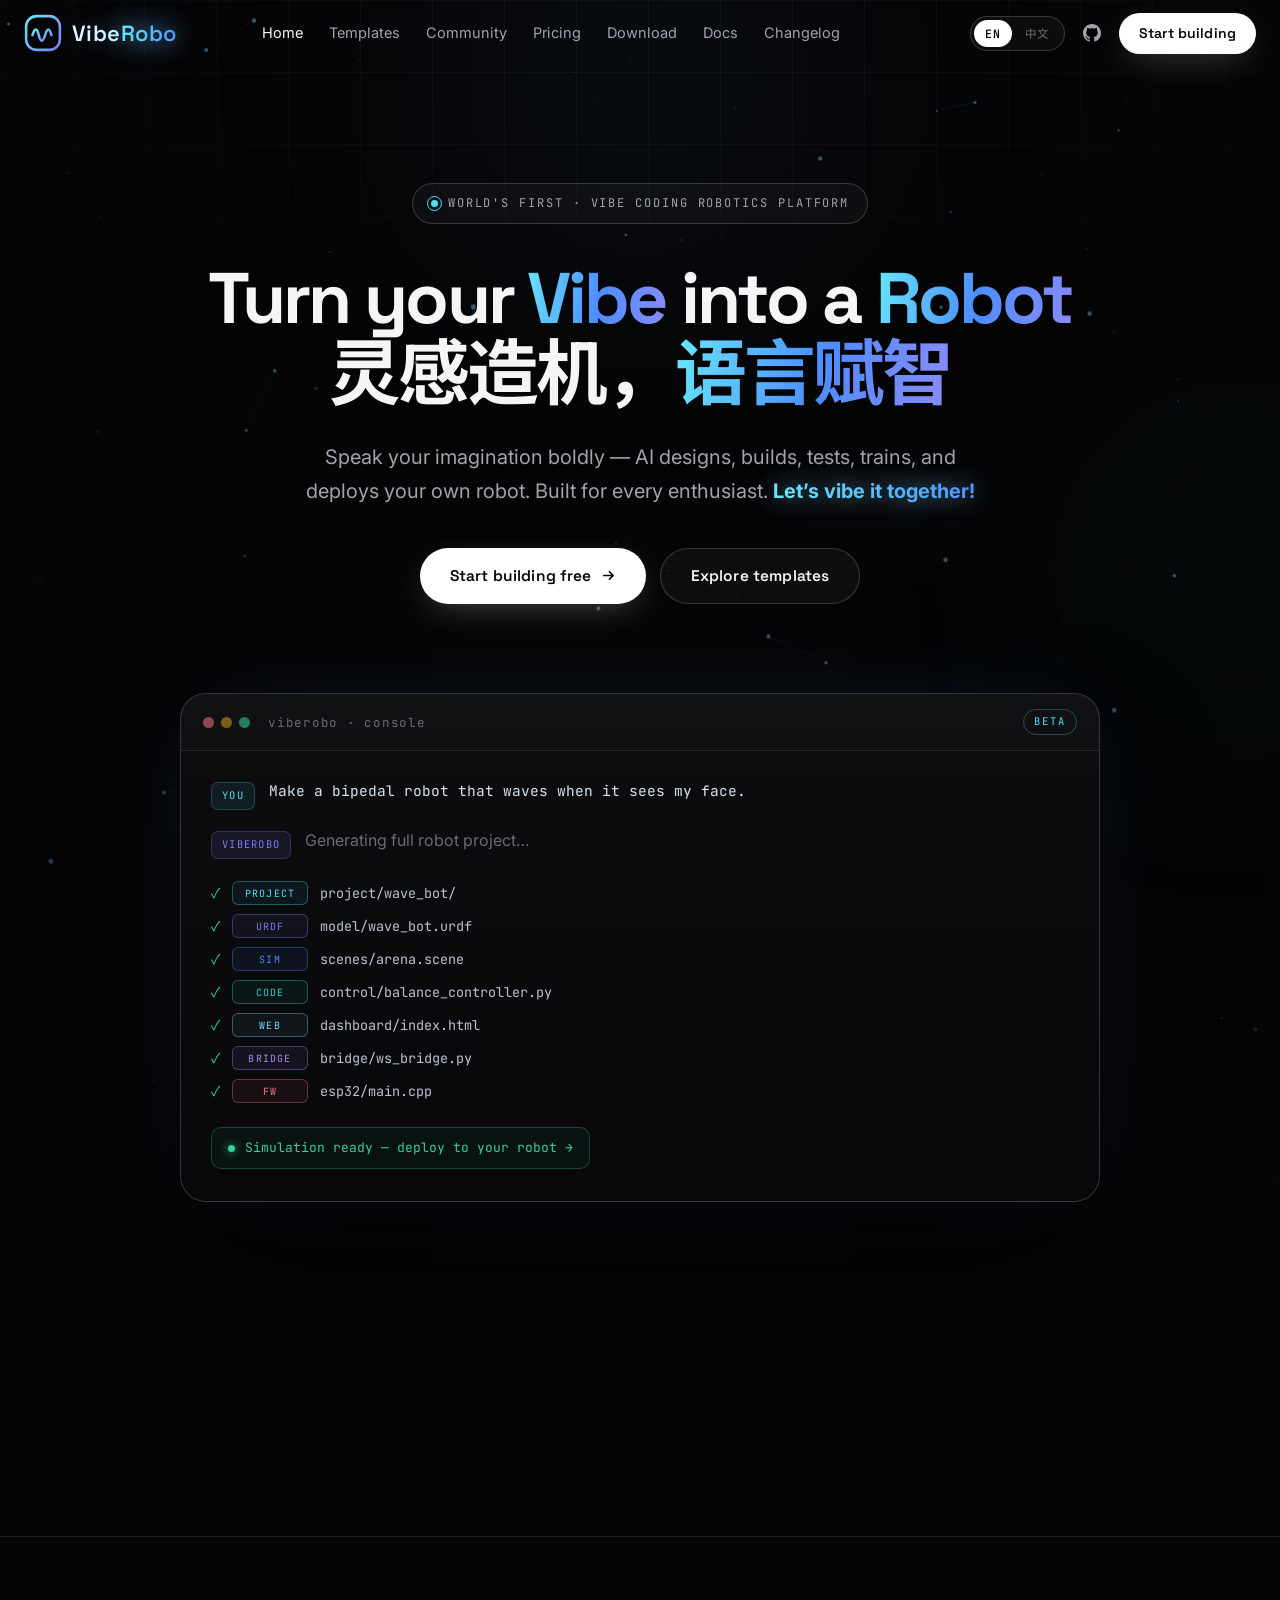
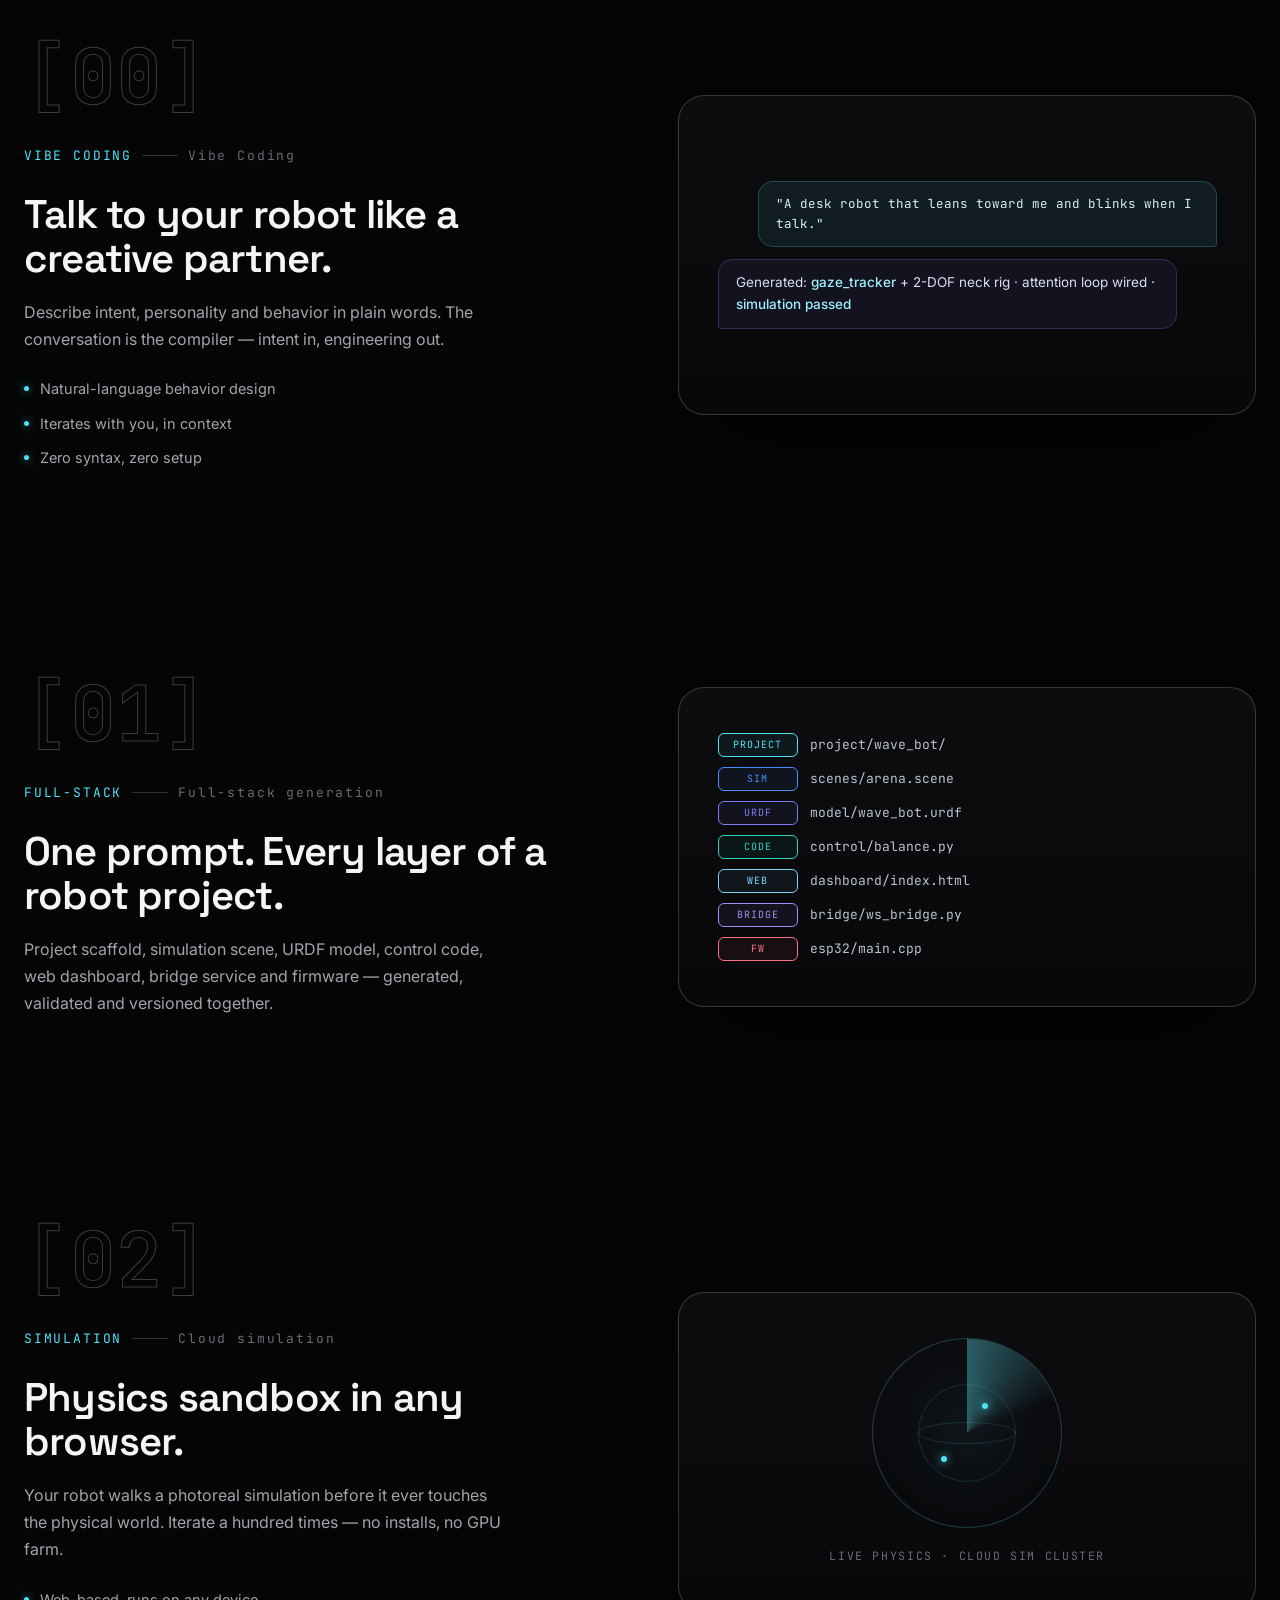
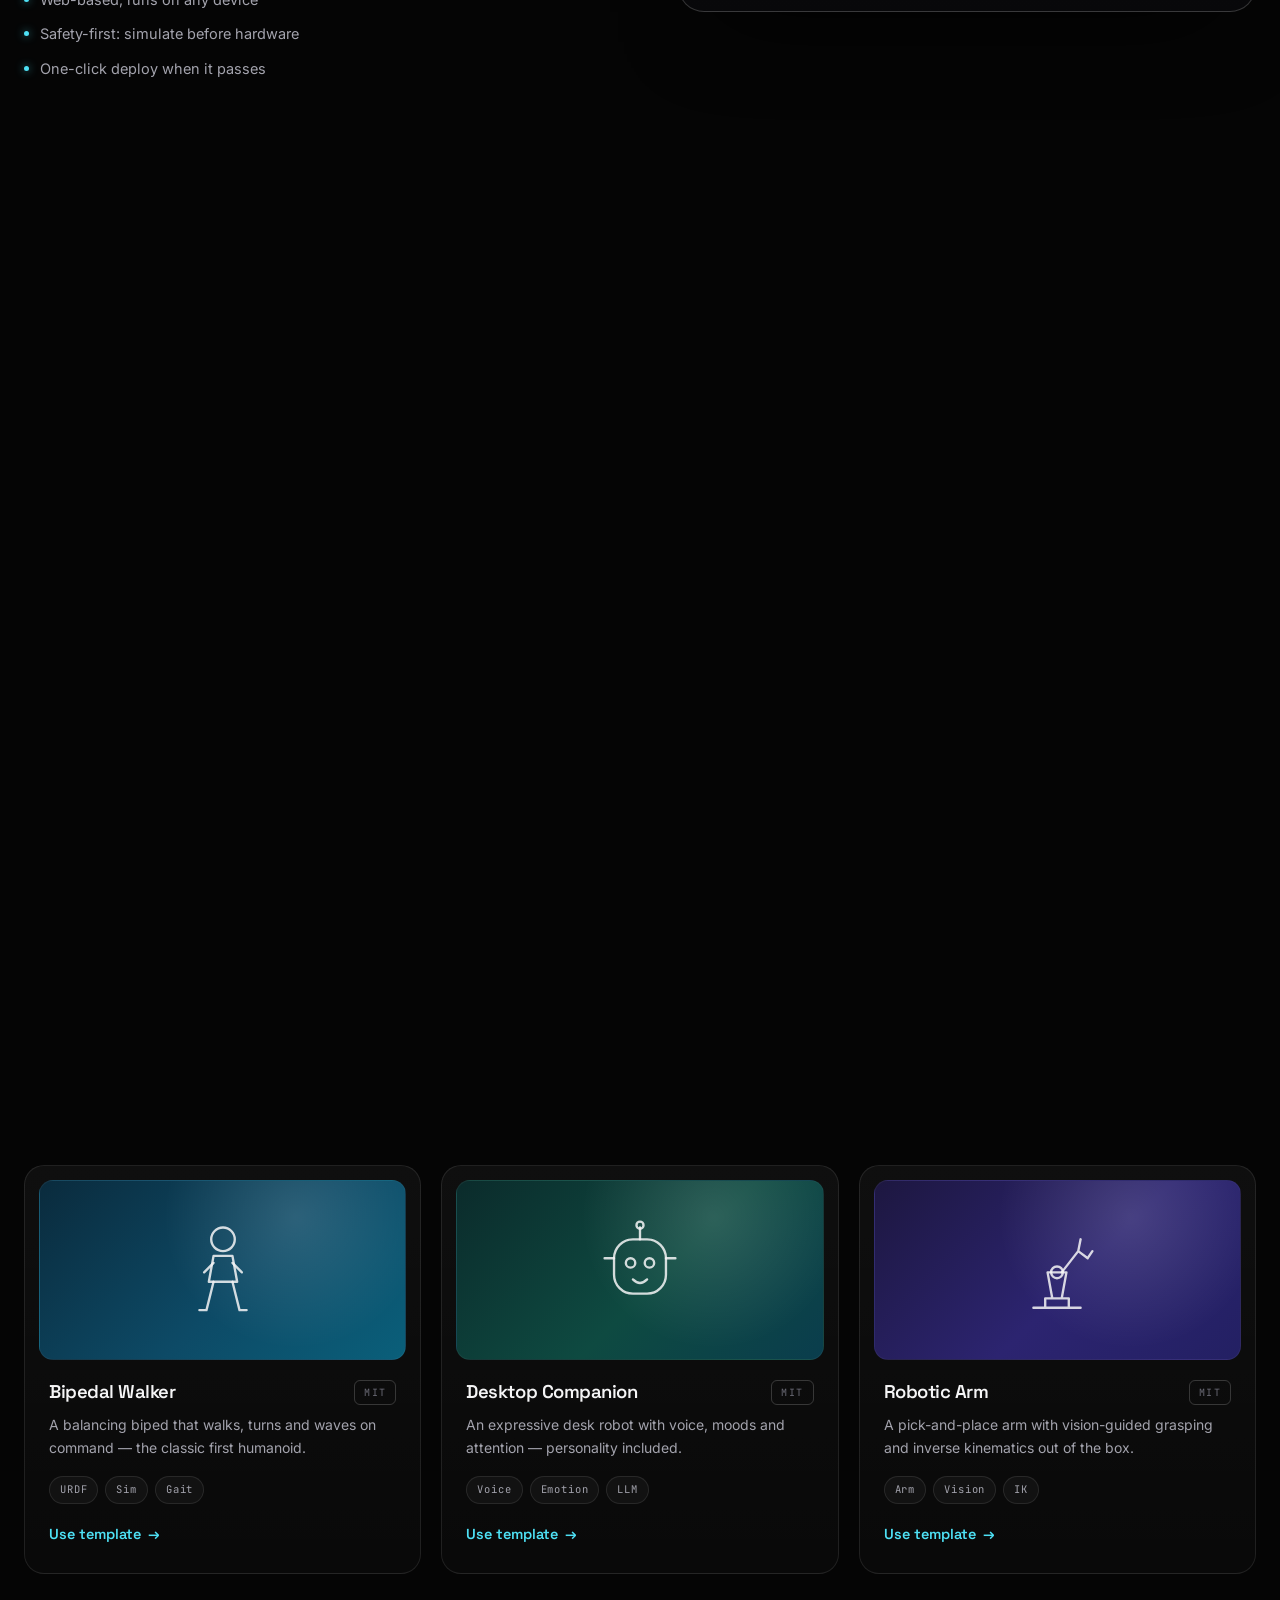
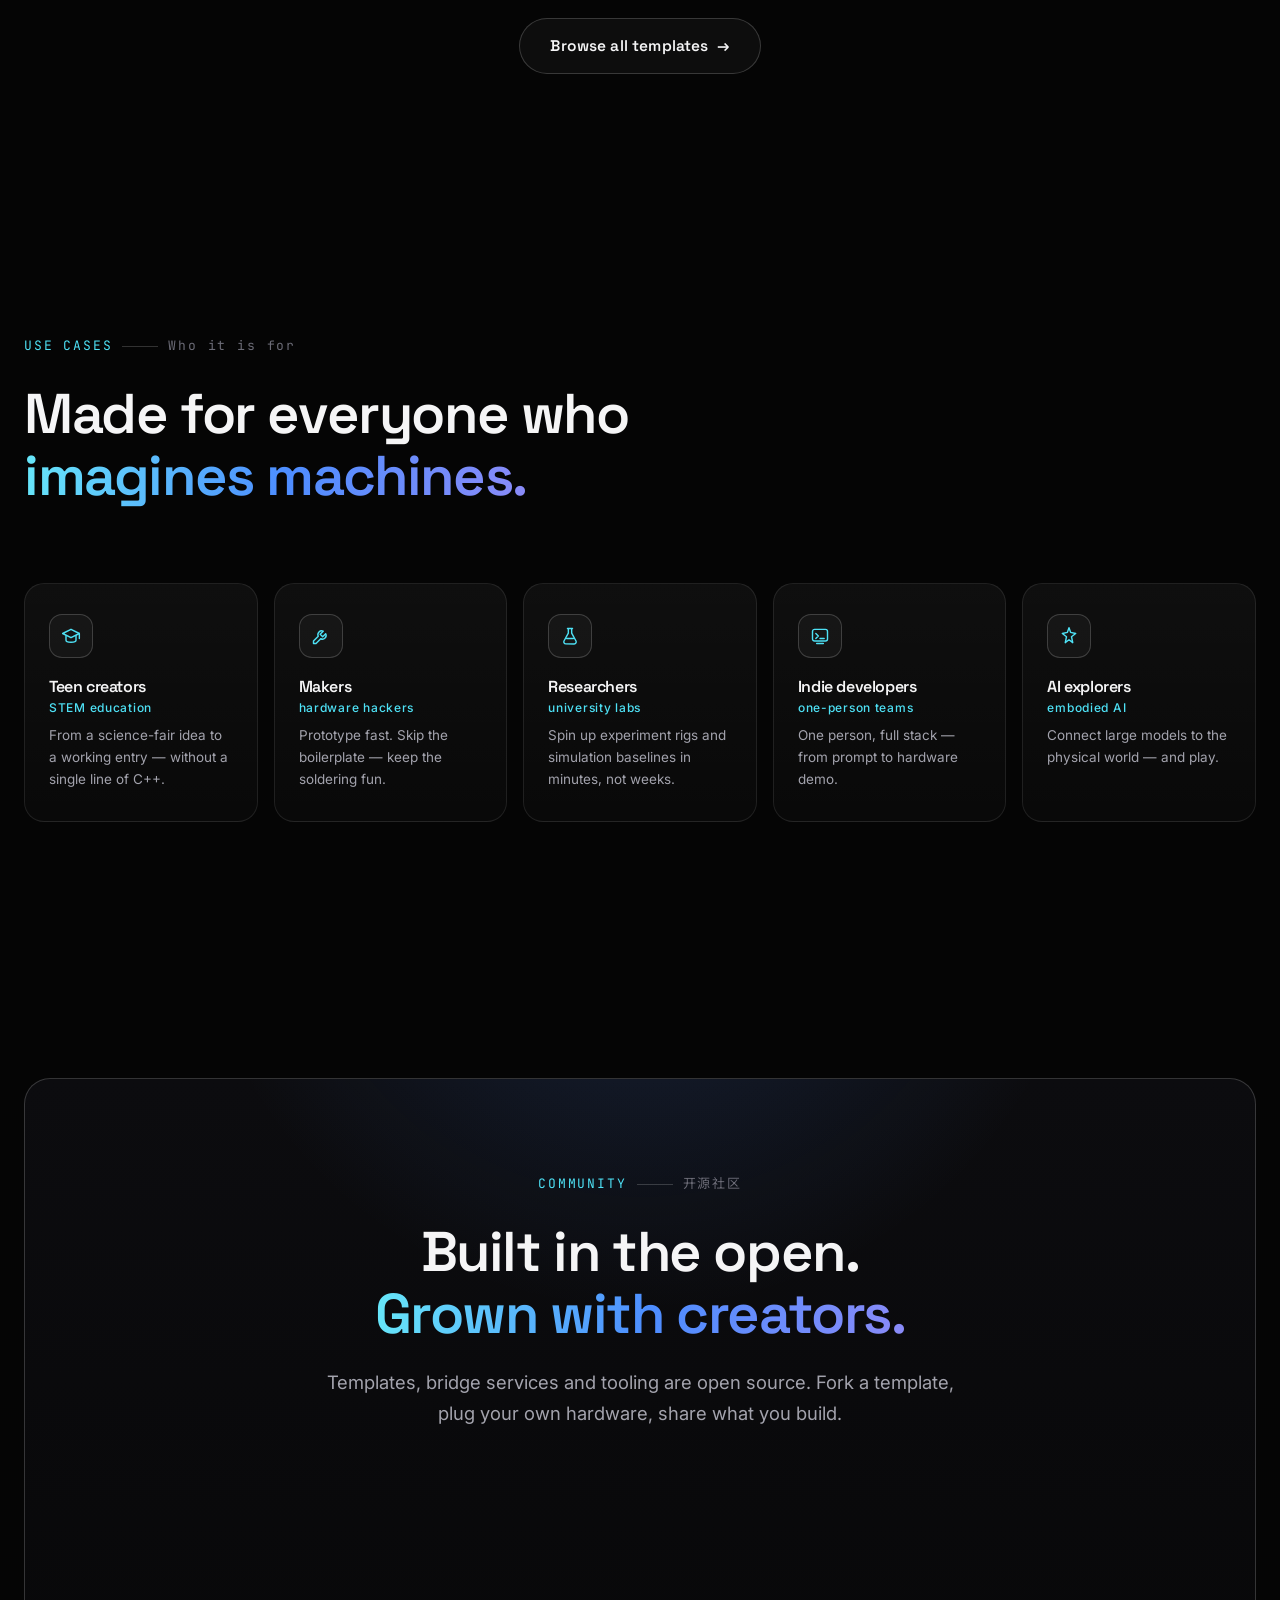
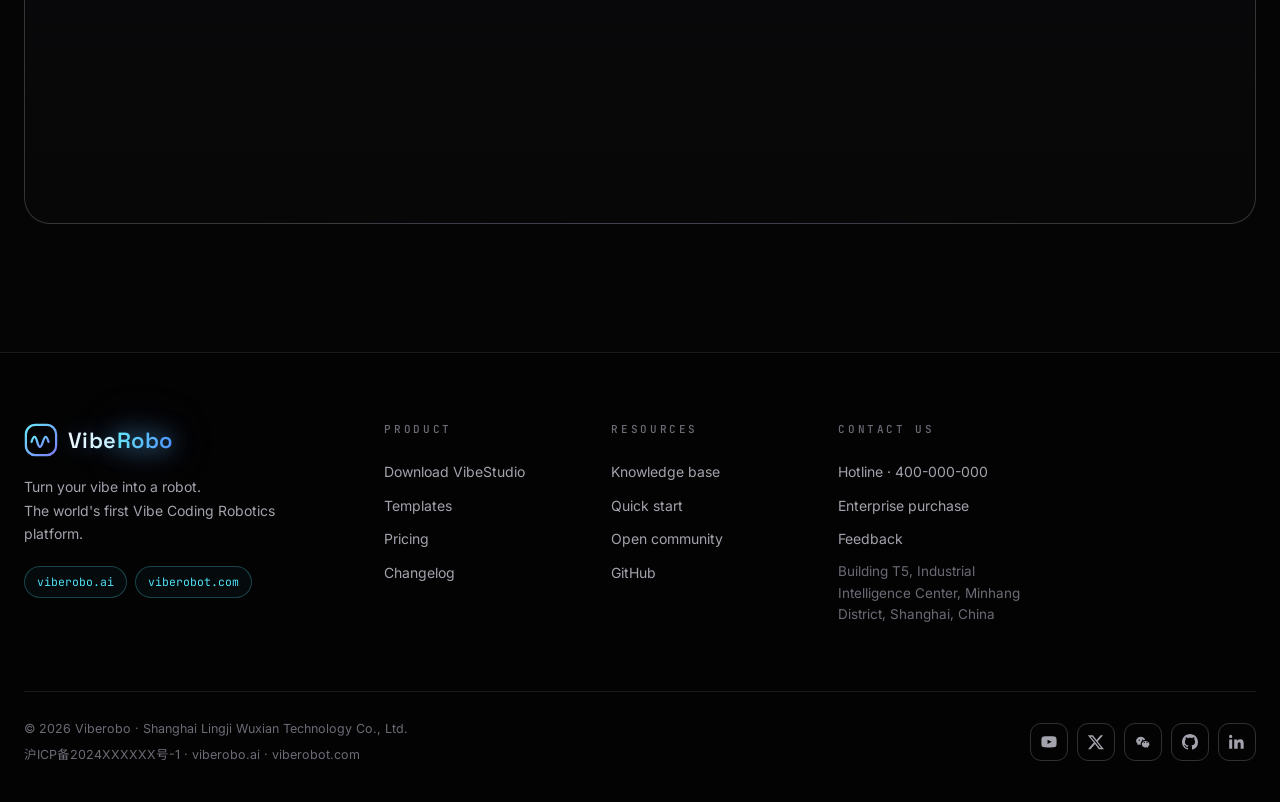
<file: index.html>
<!DOCTYPE html>
<html lang="en">
<head>
<meta charset="UTF-8">
<meta name="viewport" content="width=device-width, initial-scale=1.0">
<title>Viberobo — Turn your vibe into a robot. | Vibe Coding Robotics</title>
<meta name="description" content="The world's first Vibe Coding Robotics platform. Describe a robot in natural language — AI generates the full project, simulation, URDF, control code, web app, bridge and firmware.">
<link rel="icon" type="image/svg+xml" href="assets/favicon.svg">
<script>!function(){var l=localStorage.getItem('vb-lang');if(!l){l=/^zh/i.test(navigator.language||'')?'zh':'en'}if(l==='zh')document.documentElement.classList.add('zh')}()</script>
<link rel="preconnect" href="https://fonts.googleapis.com">
<link rel="preconnect" href="https://fonts.gstatic.com" crossorigin>
<link href="https://fonts.googleapis.com/css2?family=Space+Grotesk:wght@400;500;600;700&family=Inter:wght@400;500;600&family=JetBrains+Mono:wght@400;500&family=Noto+Sans+SC:wght@400;500;700&display=swap" rel="stylesheet">
<link rel="stylesheet" href="css/style.css?v=6">
</head>
<body>

<div id="progress"></div>
<div class="bg-grid"></div>
<div class="bg-glow"><i class="g1"></i><i class="g2"></i></div>
<canvas id="stars"></canvas>

<!-- ================= NAV ================= -->
<header id="nav">
  <div class="nav-in">
    <a class="logo" href="index.html" aria-label="VibeRobo home">
      <svg viewBox="0 0 36 36" fill="none" aria-hidden="true"><defs><linearGradient id="lg" x1="0" y1="0" x2="1" y2="1"><stop offset="0" stop-color="#67e8f9"/><stop offset="1" stop-color="#7c7cf8"/></linearGradient></defs><rect x="2" y="2" width="32" height="32" rx="10" stroke="url(#lg)" stroke-width="2.4"/><path d="M8 20c2.2-7 4.2-7 6 0s3.8 7 6 0 3.8-7 6 0" stroke="url(#lg)" stroke-width="2.4" stroke-linecap="round"/></svg>
      <span class="logo-text">Vibe<b>Robo</b></span>
    </a>
    <nav class="main" aria-label="Main">
      <a href="index.html" class="active"><span class="en-t">Home</span><span class="zh-t">首页</span></a>
      <a href="templates.html"><span class="en-t">Templates</span><span class="zh-t">模板库</span></a>
      <a href="community.html"><span class="en-t">Community</span><span class="zh-t">开源社区</span></a>
      <a href="pricing.html"><span class="en-t">Pricing</span><span class="zh-t">价格</span></a>
      <a href="download.html"><span class="en-t">Download</span><span class="zh-t">下载</span></a><a href="docs.html"><span class="en-t">Docs</span><span class="zh-t">知识库</span></a><a href="changelog.html"><span class="en-t">Changelog</span><span class="zh-t">更新日志</span></a>
    </nav>
    <div class="nav-cta">
      <div class="lang-sw" role="button" aria-label="Switch language"><span data-lang="en">EN</span><span data-lang="zh">中文</span></div>
      <a class="gh-link" href="https://github.com/viberobo" target="_blank" rel="noopener" aria-label="GitHub">
        <svg viewBox="0 0 16 16" aria-hidden="true"><path d="M8 0C3.58 0 0 3.58 0 8c0 3.54 2.29 6.53 5.47 7.59.4.07.55-.17.55-.38 0-.19-.01-.82-.01-1.49-2.01.37-2.53-.49-2.69-.94-.09-.23-.48-.94-.82-1.13-.28-.15-.68-.52-.01-.53.63-.01 1.08.58 1.23.82.72 1.21 1.87.87 2.33.66.07-.52.28-.87.51-1.07-1.78-.2-3.64-.89-3.64-3.95 0-.87.31-1.59.82-2.15-.08-.2-.36-1.02.08-2.12 0 0 .67-.21 2.2.82.64-.18 1.32-.27 2-.27s1.36.09 2 .27c1.53-1.04 2.2-.82 2.2-.82.44 1.1.16 1.92.08 2.12.51.56.82 1.27.82 2.15 0 3.07-1.87 3.75-3.65 3.95.29.25.54.73.54 1.48 0 1.07-.01 1.93-.01 2.2 0 .21.15.46.55.38A8.01 8.01 0 0 0 16 8c0-4.42-3.58-8-8-8Z"/></svg>
      </a>
      <a class="btn btn-primary btn-sm" href="download.html"><span class="en-t">Start building</span><span class="zh-t">开始创造</span></a>
      <button class="menu-btn" id="menuBtn" aria-label="Menu"><i></i><i></i><i></i></button>
    </div>
  </div>
</header>

<main>

<!-- ================= HERO ================= -->
<section class="hero">
  <canvas id="neural" class="neural" aria-hidden="true"></canvas>
  <div class="wrap">
    <div class="hero-tag" data-reveal><span class="pulse"></span><span class="en-t">World's first · Vibe Coding Robotics platform</span><span class="zh-t">全球首个 · Vibe Coding 机器人开发平台</span></div>
    <h1>
      <span class="line en-b" data-reveal style="--d:.08s">Turn your <em>Vibe</em> into a <em>Robot</em></span>
      <span class="line zh-b" data-reveal style="--d:.08s">灵感造机，<em>语言赋智</em></span>
    </h1>
    <p class="hero-sub" data-reveal style="--d:.2s">
      <span class="en-t">Speak your imagination boldly — AI designs, builds, tests, trains, and deploys your own robot. Built for every enthusiast. <span class="vibe-tag">Let’s vibe it together!</span></span>
      <span class="zh-t">大胆说出你的想象，用自然语言和AI来辅助设计、开发、测试、训练和部署你的专属机器人，为每一个爱好者而生，<span class="vibe-tag">Let's vibe it together!</span></span>
    </p>
    <div class="hero-cta" data-reveal style="--d:.3s">
      <a class="btn btn-primary" href="download.html">
        <span class="en-t">Start building free</span><span class="zh-t">免费开始创造</span>
        <svg width="15" height="15" viewBox="0 0 16 16" fill="none" aria-hidden="true"><path d="M3 8h10M9 4l4 4-4 4" stroke="currentColor" stroke-width="1.8" stroke-linecap="round" stroke-linejoin="round"/></svg>
      </a>
      <a class="btn btn-ghost" href="templates.html"><span class="en-t">Explore templates</span><span class="zh-t">浏览模板库</span></a>
    </div>
    <!-- live generation console -->
    <div class="console" id="console" data-reveal style="--d:.5s">
      <div class="console-bar">
        <div class="traffic"><i></i><i></i><i></i></div>
        <span class="console-title">viberobo · console</span>
        <span class="beta">beta</span>
      </div>
      <div class="console-body" id="consoleBody">
        <div class="c-row c-user">
          <span class="c-who"><span class="en-t">You</span><span class="zh-t">你</span></span>
          <span class="c-txt"><span id="typeTarget"></span><span class="caret" id="caret"></span></span>
        </div>
        <div class="c-row c-ai" id="aiRow" style="display:none;margin-top:18px">
          <span class="c-who">Viberobo</span>
          <span class="c-txt" style="color:var(--faint)" id="aiHint"></span>
        </div>
        <div class="c-files" id="fileList"></div>
        <div id="statusWrap"></div>
      </div>
    </div>
  </div>
</section>

<!-- ================= ECOSYSTEM STRIP ================= -->
<div class="eco-strip">
  <div class="wrap" data-reveal>
    <span class="eco-label"><span class="en-t">Speaks the open robotics ecosystem</span><span class="zh-t">兼容全球开源机器人生态</span></span>
    <div class="eco-row">
      <div class="eco-item">
        <svg viewBox="0 0 24 24"><rect x="5" y="8" width="14" height="11" rx="3"/><circle cx="9.5" cy="13" r="1.4"/><circle cx="14.5" cy="13" r="1.4"/><path d="M12 8V5M9 5h6"/></svg>
        <span>ROS 2</span>
      </div>
      <div class="eco-item">
        <svg viewBox="0 0 24 24"><path d="M12 3l8 4.5v9L12 21l-8-4.5v-9L12 3z"/><path d="M12 12l8-4.5M12 12v9M12 12L4 7.5"/></svg>
        <span>Gazebo</span>
      </div>
      <div class="eco-item">
        <svg viewBox="0 0 24 24"><circle cx="12" cy="12" r="3"/><path d="M12 2v4M12 18v4M2 12h4M18 12h4M5 5l2.5 2.5M16.5 16.5L19 19M19 5l-2.5 2.5M7.5 16.5L5 19"/></svg>
        <span>MuJoCo</span>
      </div>
      <div class="eco-item">
        <svg viewBox="0 0 24 24"><circle cx="12" cy="12" r="4"/><path d="M12 2v3M12 19v3M2 12h3M19 12h3M5 5l2 2M17 17l2 2M19 5l-2 2M7 17l-2 2"/></svg>
        <span>PyBullet</span>
      </div>
      <div class="eco-item">
        <svg viewBox="0 0 24 24"><path d="M8 4l-5 8 5 8M16 4l5 8-5 8M13 4l-2 16"/></svg>
        <span>URDF</span>
      </div>
      <div class="eco-item">
        <svg viewBox="0 0 24 24"><rect x="6" y="6" width="12" height="12" rx="2"/><path d="M9 2v3M15 2v3M9 19v3M15 19v3M2 9h3M2 15h3M19 9h3M19 15h3"/></svg>
        <span>ESP32</span>
      </div>
      <div class="eco-item">
        <svg viewBox="0 0 24 24"><path d="M6 12c0-3 2.5-5.5 6-5.5s6 2.5 6 5.5-2.5 5.5-6 5.5"/><path d="M18 12c0-3-2.5-5.5-6-5.5S6 9 6 12s2.5 5.5 6 5.5"/></svg>
        <span>Arduino</span>
      </div>
      <div class="eco-item">
        <svg viewBox="0 0 24 24"><rect x="4" y="4" width="16" height="16" rx="3"/><circle cx="9" cy="9" r="1.5"/><circle cx="15" cy="9" r="1.5"/><circle cx="9" cy="15" r="1.5"/><circle cx="15" cy="15" r="1.5"/></svg>
        <span>Raspberry Pi</span>
      </div>
      <div class="eco-item">
        <svg viewBox="0 0 24 24"><rect x="5" y="5" width="14" height="14" rx="2"/><rect x="9" y="9" width="6" height="6" rx="1"/><path d="M9 2v2M15 2v2M9 20v2M15 20v2M2 9h2M2 15h2M20 9h2M20 15h2"/></svg>
        <span>Jetson</span>
      </div>
      <div class="eco-item">
        <svg viewBox="0 0 24 24"><path d="M7 21l2-5h6l2 5"/><path d="M9 16V6a3 3 0 0 1 6 0v10"/><circle cx="12" cy="4" r="2"/><path d="M5 10h2M17 10h2"/></svg>
        <span>LeRobot</span>
      </div>
    </div>
  </div>
</div>

<!-- ================= NUMBERED CHAPTERS ================= -->
<div class="chapter-block">
  <div class="wrap">

    <!-- [00] Vibe Coding -->
    <div class="chap">
      <div class="chap-text" data-reveal>
        <div class="chap-num">[00]</div>
        <div class="chapter"><span class="num">VIBE CODING</span><span class="rule"></span><span class="en-t">Vibe Coding</span><span class="zh-t">灵感式开发</span></div>
        <h3><span class="en-b">Talk to your robot like a creative partner.</span><span class="zh-b">像对创作伙伴一样，和你的机器人说话。</span></h3>
        <p><span class="en-t">Describe intent, personality and behavior in plain words. The conversation is the compiler — intent in, engineering out.</span><span class="zh-t">用大白话描述意图、性格与行为。对话即编译 —— 灵感输入，工程输出。</span></p>
        <ul class="chap-list">
          <li><span class="en-t">Natural-language behavior design</span><span class="zh-t">自然语言行为设计</span></li>
          <li><span class="en-t">Iterates with you, in context</span><span class="zh-t">理解上下文，与你迭代共创</span></li>
          <li><span class="en-t">Zero syntax, zero setup</span><span class="zh-t">零语法、零环境配置</span></li>
        </ul>
      </div>
      <div class="chap-media" data-reveal style="--d:.12s">
        <div class="b-chat">
          <div class="chat-b chat-u"><span class="en-t">"A desk robot that leans toward me and blinks when I talk."</span><span class="zh-t">"一个我说话时会凑近看我、还会眨眼的桌面机器人。"</span></div>
          <div class="chat-b chat-a"><span class="en-t">Generated: <b>gaze_tracker</b> + 2-DOF neck rig · attention loop wired · <b>simulation passed</b></span><span class="zh-t">已生成：<b>gaze_tracker</b> + 双自由度颈部 · 注意力回路已接入 · <b>仿真通过</b></span></div>
        </div>
      </div>
    </div>

    <!-- [01] Full-stack generation -->
    <div class="chap flip">
      <div class="chap-text" data-reveal>
        <div class="chap-num">[01]</div>
        <div class="chapter"><span class="num">FULL-STACK</span><span class="rule"></span><span class="en-t">Full-stack generation</span><span class="zh-t">全链路生成</span></div>
        <h3><span class="en-b">One prompt. Every layer of a robot project.</span><span class="zh-b">一句话，生成机器人工程的每一层。</span></h3>
        <p><span class="en-t">Project scaffold, simulation scene, URDF model, control code, web dashboard, bridge service and firmware — generated, validated and versioned together.</span><span class="zh-t">项目骨架、仿真场景、URDF 模型、控制代码、上位机网页、桥接服务与固件 —— 一体生成、逐层校验、版本化管理。</span></p>
      </div>
      <div class="chap-media" data-reveal style="--d:.12s">
        <div class="stack-list">
          <div class="st-row"><i class="t-project">PROJECT</i>project/wave_bot/</div>
          <div class="st-row"><i class="t-sim">SIM</i>scenes/arena.scene</div>
          <div class="st-row"><i class="t-urdf">URDF</i>model/wave_bot.urdf</div>
          <div class="st-row"><i class="t-code">CODE</i>control/balance.py</div>
          <div class="st-row"><i class="t-web">WEB</i>dashboard/index.html</div>
          <div class="st-row"><i class="t-bridge">BRIDGE</i>bridge/ws_bridge.py</div>
          <div class="st-row"><i class="t-fw">FW</i>esp32/main.cpp</div>
        </div>
      </div>
    </div>

    <!-- [02] Cloud simulation -->
    <div class="chap">
      <div class="chap-text" data-reveal>
        <div class="chap-num">[02]</div>
        <div class="chapter"><span class="num">SIMULATION</span><span class="rule"></span><span class="en-t">Cloud simulation</span><span class="zh-t">云端仿真</span></div>
        <h3><span class="en-b">Physics sandbox in any browser.</span><span class="zh-b">任何浏览器里的物理沙盒。</span></h3>
        <p><span class="en-t">Your robot walks a photoreal simulation before it ever touches the physical world. Iterate a hundred times — no installs, no GPU farm.</span><span class="zh-t">机器人先在云端仿真里走一百遍，再触碰真实世界。无需安装、无需显卡集群。</span></p>
        <ul class="chap-list">
          <li><span class="en-t">Web-based, runs on any device</span><span class="zh-t">网页端运行，任意设备可用</span></li>
          <li><span class="en-t">Safety-first: simulate before hardware</span><span class="zh-t">安全优先：先仿真、后实体</span></li>
          <li><span class="en-t">One-click deploy when it passes</span><span class="zh-t">仿真通过后一键部署</span></li>
        </ul>
      </div>
      <div class="chap-media" data-reveal style="--d:.12s">
        <div class="radar"><div class="radar-box"><div class="radar-sweep"></div><span class="blip" style="top:34%;left:58%"></span><span class="blip" style="top:62%;left:36%;animation-delay:1.4s"></span></div></div>
        <div class="radar-cap"><span class="en-t">live physics · cloud sim cluster</span><span class="zh-t">实时物理 · 云端仿真集群</span></div>
      </div>
    </div>

    <!-- [03] Zero barrier -->
    <div class="chap flip">
      <div class="chap-text" data-reveal>
        <div class="chap-num">[03]</div>
        <div class="chapter"><span class="num">ZERO BARRIER</span><span class="rule"></span><span class="en-t">Zero barrier creation</span><span class="zh-t">零门槛创作</span></div>
        <h3><span class="en-b">Built for students, makers and the curious.</span><span class="zh-b">为学生、创客与好奇心而生。</span></h3>
        <p><span class="en-t">Designed with teens and educators in mind — safe sims first, hardware second, early wins always. From first idea to first steps in one afternoon.</span><span class="zh-t">为青少年与教育者设计 —— 仿真先行、硬件在后，快速获得正反馈。一个下午，从第一个想法到机器人迈出第一步。</span></p>
      </div>
      <div class="chap-media" data-reveal style="--d:.12s">
        <div class="steps">
          <div class="step"><b>01</b><span><span class="en-t">Idea</span><span class="zh-t">灵感</span></span></div>
          <span class="step-arrow" aria-hidden="true">→</span>
          <div class="step"><b>02</b><span><span class="en-t">Simulate</span><span class="zh-t">仿真</span></span></div>
          <span class="step-arrow" aria-hidden="true">→</span>
          <div class="step"><b>03</b><span><span class="en-t">Robot</span><span class="zh-t">实体</span></span></div>
        </div>
        <div class="steps-cap"><span class="en-t">idea → robot in minutes, not months</span><span class="zh-t">从灵感到实体，以分钟计，不以月计</span></div>
      </div>
    </div>

  </div>
</div>

<!-- ================= TEMPLATES PREVIEW ================= -->
<section id="templates">
  <div class="wrap">
    <div class="sec-head">
      <div class="chapter" data-reveal><span class="num">TEMPLATES</span><span class="rule"></span><span class="en-t">Open templates</span><span class="zh-t">开源模板库</span></div>
      <h2 class="h2" data-reveal style="--d:.08s"><span class="en-b">Start from a template.<br><span class="grad-text">Make it yours.</span></span><span class="zh-b">从模板开始，<br><span class="grad-text">改成你的作品。</span></span></h2>
      <p class="lead" data-reveal style="--d:.16s"><span class="en-t">Open-source robot templates — fork, remix and ship.</span><span class="zh-t">开源机器人模板：一键复刻、自由改造、直接生成你的专属机器人。</span></p>
    </div>

    <div class="tpl-grid">
      <article class="card tpl" data-reveal>
        <div class="tpl-vis tv-1" aria-hidden="true"><svg viewBox="0 0 100 100"><circle cx="50" cy="24" r="10"/><path d="M42 38h16l4 22H38l4-22Z"/><path d="M42 60 36 84M58 60l6 24M36 84h-6M64 84h6M42 44l-8 8M58 44l8 8"/></svg></div>
        <div class="tpl-in">
          <div class="tpl-head"><h3>Bipedal Walker</h3><span class="tpl-lic">MIT</span></div>
          <p><span class="en-t">A balancing biped that walks, turns and waves on command — the classic first humanoid.</span><span class="zh-t">会行走、转弯、挥手的自平衡双足 —— 经典的第一台人形机器人。</span></p>
          <div class="tpl-tags"><span>URDF</span><span>Sim</span><span>Gait</span></div>
          <a class="tpl-link" href="templates.html"><span class="en-t">Use template</span><span class="zh-t">使用模板</span><span aria-hidden="true">→</span></a>
        </div>
      </article>
      <article class="card tpl" data-reveal style="--d:.08s">
        <div class="tpl-vis tv-4" aria-hidden="true"><svg viewBox="0 0 100 100"><path d="M50 14v10"/><circle cx="50" cy="12" r="3"/><rect x="28" y="24" width="44" height="46" rx="16"/><circle cx="42" cy="44" r="4"/><circle cx="58" cy="44" r="4"/><path d="M44 58c4 4 8 4 12 0M28 40h-8M80 40h-8"/></svg></div>
        <div class="tpl-in">
          <div class="tpl-head"><h3>Desktop Companion</h3><span class="tpl-lic">MIT</span></div>
          <p><span class="en-t">An expressive desk robot with voice, moods and attention — personality included.</span><span class="zh-t">有语音、有情绪、会关注你的桌面伙伴 —— 自带人格。</span></p>
          <div class="tpl-tags"><span>Voice</span><span>Emotion</span><span>LLM</span></div>
          <a class="tpl-link" href="templates.html"><span class="en-t">Use template</span><span class="zh-t">使用模板</span><span aria-hidden="true">→</span></a>
        </div>
      </article>
      <article class="card tpl" data-reveal style="--d:.16s">
        <div class="tpl-vis tv-3" aria-hidden="true"><svg viewBox="0 0 100 100"><path d="M30 82h40M40 82v-8h20v8M46 74l-4-22h16l-4 22"/><path d="M54 52 68 34M68 34l8 6M76 40l4-6M68 34l2-10"/><circle cx="50" cy="52" r="5"/></svg></div>
        <div class="tpl-in">
          <div class="tpl-head"><h3>Robotic Arm</h3><span class="tpl-lic">MIT</span></div>
          <p><span class="en-t">A pick-and-place arm with vision-guided grasping and inverse kinematics out of the box.</span><span class="zh-t">视觉引导抓取的取放机械臂，开箱自带逆运动学。</span></p>
          <div class="tpl-tags"><span>Arm</span><span>Vision</span><span>IK</span></div>
          <a class="tpl-link" href="templates.html"><span class="en-t">Use template</span><span class="zh-t">使用模板</span><span aria-hidden="true">→</span></a>
        </div>
      </article>
    </div>

    <div class="center" style="margin-top:44px" data-reveal>
      <a class="btn btn-ghost" href="templates.html"><span class="en-t">Browse all templates</span><span class="zh-t">浏览全部模板</span><span aria-hidden="true">→</span></a>
    </div>
  </div>
</section>

<!-- ================= USE CASES ================= -->
<section id="usecases">
  <div class="wrap">
    <div class="sec-head">
      <div class="chapter" data-reveal><span class="num">USE CASES</span><span class="rule"></span><span class="en-t">Who it is for</span><span class="zh-t">适用人群</span></div>
      <h2 class="h2" data-reveal style="--d:.08s"><span class="en-b">Made for everyone who<br><span class="grad-text">imagines machines.</span></span><span class="zh-b">为每一个<br><span class="grad-text">想象机器的人</span>而生。</span></h2>
    </div>
    <div class="uc-grid">
      <article class="card uc" data-reveal>
        <div class="uc-ico"><svg viewBox="0 0 24 24"><path d="m2 9 10-5 10 5-10 5L2 9Z"/><path d="M6 11.5V17c0 1.4 2.7 2.5 6 2.5s6-1.1 6-2.5v-5.5M22 9v6"/></svg></div>
        <h3><span class="en-t">Teen creators</span><span class="zh-t">青少年创作者</span><i><span class="en-t">STEM education</span><span class="zh-t">科创教育</span></i></h3>
        <p><span class="en-t">From a science-fair idea to a working entry — without a single line of C++.</span><span class="zh-t">从科创大赛的点子到能跑的作品 —— 一行 C++ 都不用写。</span></p>
      </article>
      <article class="card uc" data-reveal style="--d:.08s">
        <div class="uc-ico"><svg viewBox="0 0 24 24"><path d="M14.7 6.3a4.5 4.5 0 0 0-6 6L3 18v3h3l5.7-5.7a4.5 4.5 0 0 0 6-6L14 13l-3-3 3.7-3.7Z"/></svg></div>
        <h3><span class="en-t">Makers</span><span class="zh-t">硬件创客</span><i><span class="en-t">hardware hackers</span><span class="zh-t">机器人创客</span></i></h3>
        <p><span class="en-t">Prototype fast. Skip the boilerplate — keep the soldering fun.</span><span class="zh-t">快速原型。跳过样板工程，保留焊接的乐趣。</span></p>
      </article>
      <article class="card uc" data-reveal style="--d:.16s">
        <div class="uc-ico"><svg viewBox="0 0 24 24"><path d="M9 3h6M10 3v5.5L4.8 18a2.4 2.4 0 0 0 2.1 3.5h10.2a2.4 2.4 0 0 0 2.1-3.5L14 8.5V3"/><path d="M8 15h8"/></svg></div>
        <h3><span class="en-t">Researchers</span><span class="zh-t">科研人员</span><i><span class="en-t">university labs</span><span class="zh-t">高校科研</span></i></h3>
        <p><span class="en-t">Spin up experiment rigs and simulation baselines in minutes, not weeks.</span><span class="zh-t">以分钟而非周计，搭建实验平台与仿真基线。</span></p>
      </article>
      <article class="card uc" data-reveal style="--d:.24s">
        <div class="uc-ico"><svg viewBox="0 0 24 24"><rect x="3" y="4" width="18" height="14" rx="2.5"/><path d="M7 9l3 3-3 3M12 15h5M8 21h8"/></svg></div>
        <h3><span class="en-t">Indie developers</span><span class="zh-t">独立开发者</span><i><span class="en-t">one-person teams</span><span class="zh-t">一人团队</span></i></h3>
        <p><span class="en-t">One person, full stack — from prompt to hardware demo.</span><span class="zh-t">一个人全栈 —— 从一句话到硬件 demo。</span></p>
      </article>
      <article class="card uc" data-reveal style="--d:.32s">
        <div class="uc-ico"><svg viewBox="0 0 24 24"><path d="M12 2l1.9 5.6L20 9l-5 3.9L16.5 20 12 16.5 7.5 20 9 12.9 4 9l6.1-1.4L12 2Z"/></svg></div>
        <h3><span class="en-t">AI explorers</span><span class="zh-t">AI 爱好者</span><i><span class="en-t">embodied AI</span><span class="zh-t">具身智能</span></i></h3>
        <p><span class="en-t">Connect large models to the physical world — and play.</span><span class="zh-t">把大模型接进物理世界 —— 尽情玩。</span></p>
      </article>
    </div>
  </div>
</section>

<!-- ================= COMMUNITY BANNER ================= -->
<section id="community">
  <div class="wrap">
    <div class="comm-banner card" data-reveal>
      <div class="chapter" style="justify-content:center"><span class="num">COMMUNITY</span><span class="rule"></span><span class="en-t">开源社区</span><span class="zh-t">开源社区</span></div>
      <h2 class="h2" data-reveal style="--d:.08s"><span class="en-b">Built in the open.<br><span class="grad-text">Grown with creators.</span></span><span class="zh-b">生于开源，<br><span class="grad-text">与创作者共生长。</span></span></h2>
      <p class="lead" style="margin:0 auto 34px" data-reveal style="--d:.16s"><span class="en-t">Templates, bridge services and tooling are open source. Fork a template, plug your own hardware, share what you build.</span><span class="zh-t">模板、桥接服务与工具链全部开源。复刻模板、接入你的硬件、分享你的作品。</span></p>
      <div class="comm-cta" data-reveal style="--d:.22s">
        <a class="btn btn-primary" href="https://github.com/viberobo" target="_blank" rel="noopener">
          <svg width="17" height="17" viewBox="0 0 16 16" fill="currentColor" aria-hidden="true"><path d="M8 0C3.58 0 0 3.58 0 8c0 3.54 2.29 6.53 5.47 7.59.4.07.55-.17.55-.38 0-.19-.01-.82-.01-1.49-2.01.37-2.53-.49-2.69-.94-.09-.23-.48-.94-.82-1.13-.28-.15-.68-.52-.01-.53.63-.01 1.08.58 1.23.82.72 1.21 1.87.87 2.33.66.07-.52.28-.87.51-1.07-1.78-.2-3.64-.89-3.64-3.95 0-.87.31-1.59.82-2.15-.08-.2-.36-1.02.08-2.12 0 0 .67-.21 2.2.82.64-.18 1.32-.27 2-.27s1.36.09 2 .27c1.53-1.04 2.2-.82 2.2-.82.44 1.1.16 1.92.08 2.12.51.56.82 1.27.82 2.15 0 3.07-1.87 3.75-3.65 3.95.29.25.54.73.54 1.48 0 1.07-.01 1.93-.01 2.2 0 .21.15.46.55.38A8.01 8.01 0 0 0 16 8c0-4.42-3.58-8-8-8Z"/></svg>
          <span class="en-t">Star on GitHub</span><span class="zh-t">在 GitHub 上 Star</span>
        </a>
        <a class="btn btn-ghost" href="community.html"><span class="en-t">Explore community</span><span class="zh-t">进入开源社区</span><span aria-hidden="true">→</span></a>
      </div>
      <div class="comm-feats">
        <div class="cf" data-reveal style="--d:.3s"><b><span class="en-t">Open templates</span><span class="zh-t">开放模板</span><em><span class="en-t">fork &amp; remix</span><span class="zh-t">复刻与再创作</span></em></b><span><span class="en-t">Every template is forkable, remixable and free forever.</span><span class="zh-t">每个模板都可复刻、可改造、永久免费。</span></span></div>
        <div class="cf" data-reveal style="--d:.38s"><b><span class="en-t">Open bridge</span><span class="zh-t">开放桥接</span><em><span class="en-t">any hardware</span><span class="zh-t">任意硬件</span></em></b><span><span class="en-t">Plug any board — ESP32, Arduino, Pi — into the same cloud brain.</span><span class="zh-t">ESP32、Arduino、树莓派，任何开发板都能接入同一个云端大脑。</span></span></div>
        <div class="cf" data-reveal style="--d:.46s"><b><span class="en-t">Public roadmap</span><span class="zh-t">公开路线图</span><em><span class="en-t">shape what ships</span><span class="zh-t">由你决定方向</span></em></b><span><span class="en-t">Milestones are discussed in the open. Shape what ships next.</span><span class="zh-t">里程碑公开讨论，下一个功能由社区决定。</span></span></div>
      </div>
    </div>
  </div>
</section>

</main>

<!-- ================= FOOTER ================= -->
<footer>
  <div class="foot-in">
    <div class="foot-grid">
      <div class="foot-brand">
        <a class="logo" href="index.html" aria-label="VibeRobo">
          <svg viewBox="0 0 36 36" fill="none" aria-hidden="true"><defs><linearGradient id="lg" x1="0" y1="0" x2="1" y2="1"><stop offset="0" stop-color="#67e8f9"/><stop offset="1" stop-color="#7c7cf8"/></linearGradient></defs><rect x="2" y="2" width="32" height="32" rx="10" stroke="url(#lg)" stroke-width="2.4"/><path d="M8 20c2.2-7 4.2-7 6 0s3.8 7 6 0 3.8-7 6 0" stroke="url(#lg)" stroke-width="2.4" stroke-linecap="round"/></svg>
          <span class="logo-text">Vibe<b>Robo</b></span>
        </a>
        <p><span class="en-t">Turn your vibe into a robot.<br>The world's first Vibe Coding Robotics platform.</span><span class="zh-t">灵感造机，语言赋智<br>全球首个 Vibe Coding 机器人开发平台</span></p>
        <div class="dom-pills"><span>viberobo.ai</span><span>viberobot.com</span></div>
      </div>
      <div class="foot-col">
        <h4><span class="en-t">Product</span><span class="zh-t">产品</span></h4>
        <a href="download.html"><span class="en-t">Download VibeStudio</span><span class="zh-t">下载 VibeStudio</span></a>
        <a href="templates.html"><span class="en-t">Templates</span><span class="zh-t">模板库</span></a>
        <a href="pricing.html"><span class="en-t">Pricing</span><span class="zh-t">价格</span></a>
        <a href="changelog.html"><span class="en-t">Changelog</span><span class="zh-t">更新日志</span></a>
      </div>
      <div class="foot-col">
        <h4><span class="en-t">Resources</span><span class="zh-t">资源支持</span></h4>
        <a href="docs.html"><span class="en-t">Knowledge base</span><span class="zh-t">知识库</span></a>
        <a href="docs.html"><span class="en-t">Quick start</span><span class="zh-t">快速上手</span></a>
        <a href="community.html"><span class="en-t">Open community</span><span class="zh-t">开源社区</span></a>
        <a href="https://github.com/viberobo" target="_blank" rel="noopener">GitHub</a>
      </div>
      <div class="foot-col">
        <h4><span class="en-t">Contact us</span><span class="zh-t">联系我们</span></h4>
        <a href="tel:400000000"><span class="en-t">Hotline&nbsp;&middot;&nbsp;</span><span class="zh-t">企业咨询热线&nbsp;&middot;&nbsp;</span>400-000-000</a>
        <a href="mailto:business@viberobo.ai"><span class="en-t">Enterprise purchase</span><span class="zh-t">企业采购咨询</span></a>
        <a href="mailto:feedback@viberobo.ai"><span class="en-t">Feedback</span><span class="zh-t">建议反馈</span></a>
        <span class="foot-addr"><span class="en-t">Building T5, Industrial Intelligence Center, Minhang District, Shanghai, China</span><span class="zh-t">上海市闵行区上海工业智能中心T5栋</span></span>
      </div>
    </div>
    <div class="foot-bottom">
      <div class="foot-legal">
        <p>&copy; <span id="year">2026</span> Viberobo · <span class="zh-t">上海灵机无限科技有限公司版权所有</span><span class="en-t">Shanghai Lingji Wuxian Technology Co., Ltd.</span></p>
        <p><a href="https://beian.miit.gov.cn/" target="_blank" rel="noopener">沪ICP备2024XXXXXX号-1</a><span class="en-t"> · viberobo.ai · viberobot.com</span></p>
      </div>
      <div class="social-row">
        <a href="https://www.youtube.com/@viberobo" target="_blank" rel="noopener" aria-label="YouTube"><svg viewBox="0 0 24 24"><path d="M23.2 7.1s-.2-1.6-.9-2.3c-.9-.9-1.9-.9-2.4-1C16.7 3.5 12 3.5 12 3.5s-4.7 0-7.9.3c-.5.1-1.5.1-2.4 1-.7.7-.9 2.3-.9 2.3S.6 9 .6 10.9v1.8c0 1.9.2 3.8.2 3.8s.2 1.6.9 2.3c.9.9 2 .9 2.5 1 1.9.2 7.8.3 7.8.3s4.7 0 7.9-.3c.5-.1 1.5-.1 2.4-1 .7-.7.9-2.3.9-2.3s.2-1.9.2-3.8v-1.8c0-1.9-.2-3.8-.2-3.8ZM9.8 15V8.6l6.2 3.2L9.8 15Z"/></svg></a>
        <a href="https://x.com/viberobo" target="_blank" rel="noopener" aria-label="X"><svg viewBox="0 0 24 24"><path d="M18.9 1.8h3.7l-8.2 9.4L24 22.9h-7.6l-5.9-7.8-6.8 7.8H0l8.8-10L-.4 1.8h7.8l5.4 7.1 6.1-7.1Zm-1.3 18.8h2.1L6.3 4H4.1l13.5 16.6Z"/></svg></a>
        <a href="#" aria-label="WeChat"><svg viewBox="0 0 24 24"><path d="M8.9 4.2C4.9 4.2 1.7 6.9 1.7 10.2c0 1.9 1 3.5 2.5 4.7l-.6 2 2.3-1.2c.7.2 1.5.4 2.3.4h.5c-.1-.4-.2-.9-.2-1.4 0-3.1 2.9-5.6 6.5-5.6h.4c-.6-2.9-3.4-4.9-6.5-4.9ZM6.4 8.2a1 1 0 1 1 0 2 1 1 0 0 1 0-2Zm5 0a1 1 0 1 1 0 2 1 1 0 0 1 0-2Z"/><path d="M15.9 10.5c-3.2 0-5.8 2.1-5.8 4.8s2.6 4.8 5.8 4.8c.6 0 1.3-.1 1.9-.3l2 .9-.6-1.7c1.4-.9 2.4-2.2 2.4-3.7 0-2.7-2.6-4.8-5.7-4.8Zm-2 3.1a.9.9 0 1 1 0-1.8.9.9 0 0 1 0 1.8Zm4.1 0a.9.9 0 1 1 0-1.8.9.9 0 0 1 0 1.8Z"/></svg></a>
        <a href="https://github.com/viberobo" target="_blank" rel="noopener" aria-label="GitHub"><svg viewBox="0 0 16 16"><path d="M8 0C3.58 0 0 3.58 0 8c0 3.54 2.29 6.53 5.47 7.59.4.07.55-.17.55-.38 0-.19-.01-.82-.01-1.49-2.01.37-2.53-.49-2.69-.94-.09-.23-.48-.94-.82-1.13-.28-.15-.68-.52-.01-.53.63-.01 1.08.58 1.23.82.72 1.21 1.87.87 2.33.66.07-.52.28-.87.51-1.07-1.78-.2-3.64-.89-3.64-3.95 0-.87.31-1.59.82-2.15-.08-.2-.36-1.02.08-2.12 0 0 .67-.21 2.2.82.64-.18 1.32-.27 2-.27s1.36.09 2 .27c1.53-1.04 2.2-.82 2.2-.82.44 1.1.16 1.92.08 2.12.51.56.82 1.27.82 2.15 0 3.07-1.87 3.75-3.65 3.95.29.25.54.73.54 1.48 0 1.07-.01 1.93-.01 2.2 0 .21.15.46.55.38A8.01 8.01 0 0 0 16 8c0-4.42-3.58-8-8-8Z"/></svg></a>
        <a href="https://www.linkedin.com/company/viberobo" target="_blank" rel="noopener" aria-label="LinkedIn"><svg viewBox="0 0 24 24"><path d="M5 3.6a2.5 2.5 0 1 1-5 0 2.5 2.5 0 0 1 5 0ZM.3 8.4h4.5V22H.3V8.4Zm7.5 0h4.3v1.9h.1c.6-1.2 2.1-2.4 4.3-2.4 4.6 0 5.5 3 5.5 7V22h-4.5v-6.2c0-1.5 0-3.4-2.1-3.4s-2.4 1.6-2.4 3.3V22H7.8V8.4Z"/></svg></a>
      </div>
    </div>
  </div>
</footer>

<script src="js/i18n.js"></script>
<script src="js/main.js"></script>
<script src="js/console.js"></script>
</body>
</html>
</file>
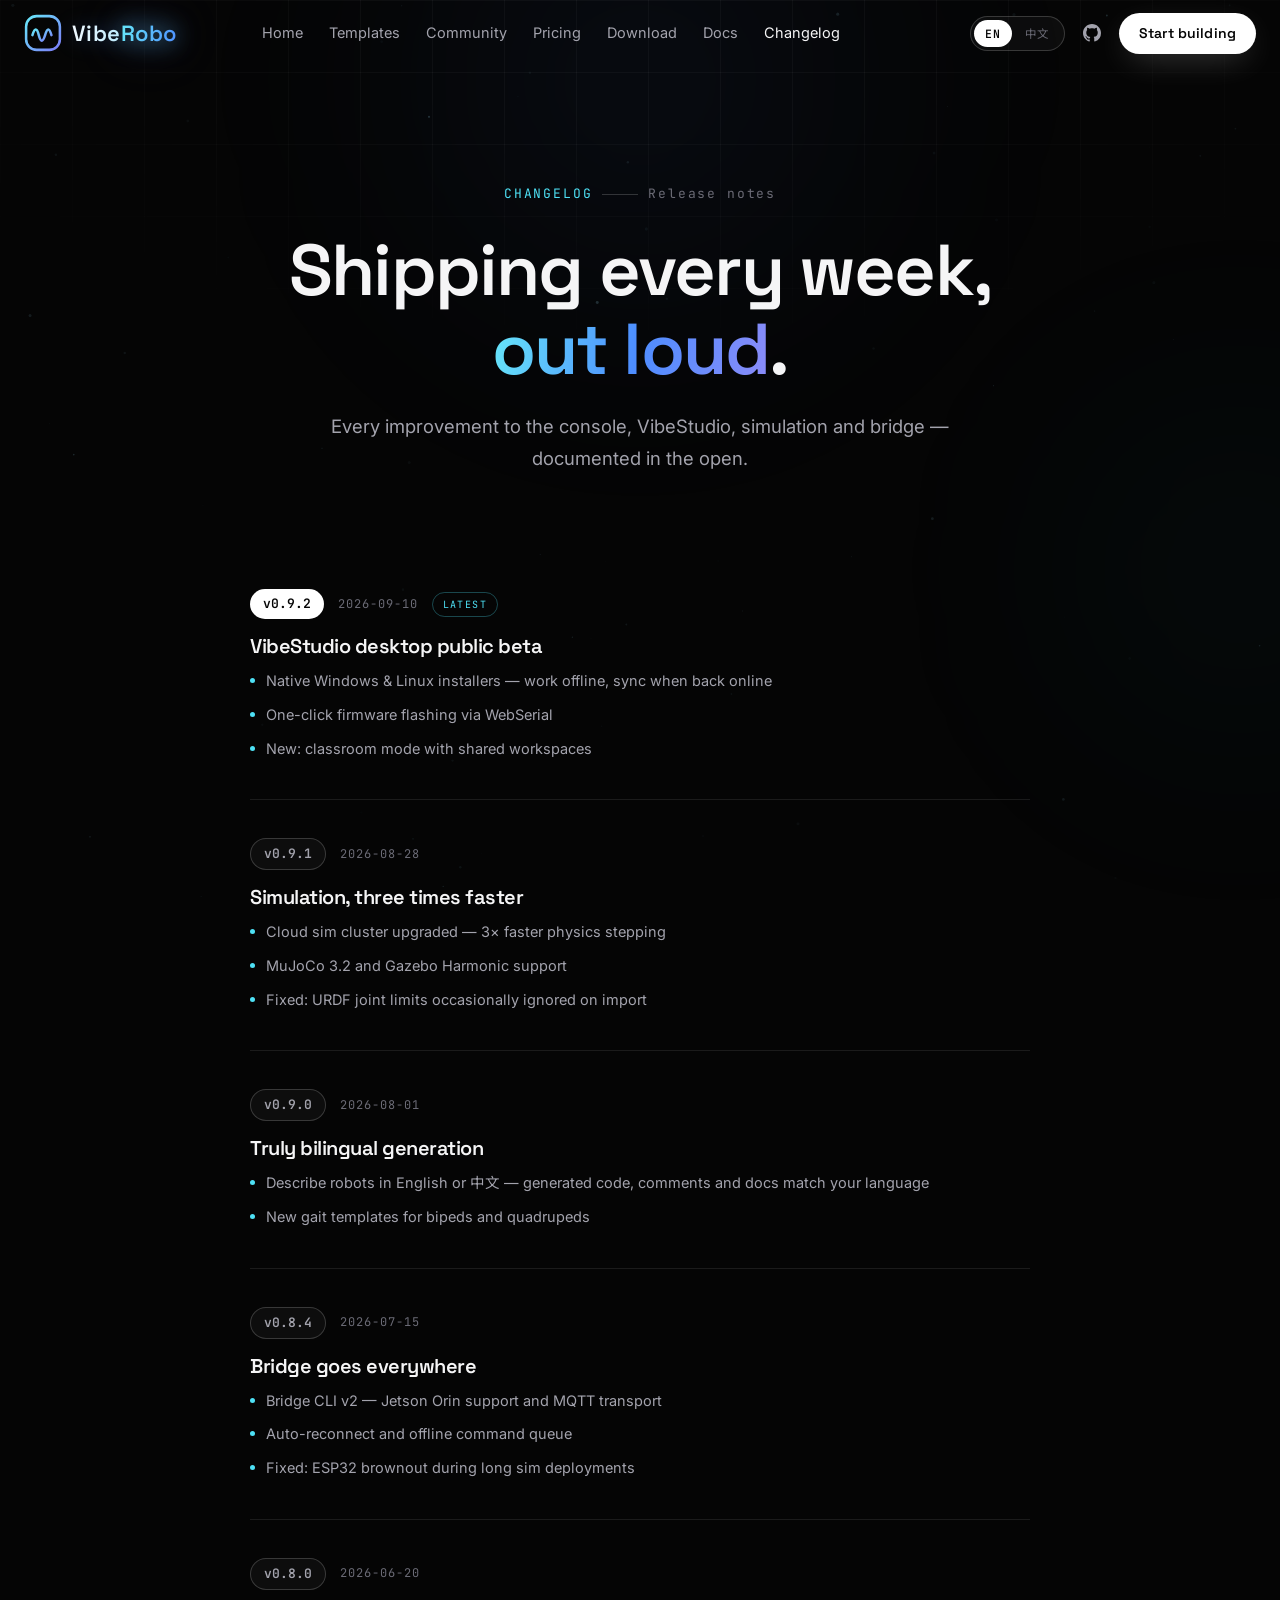
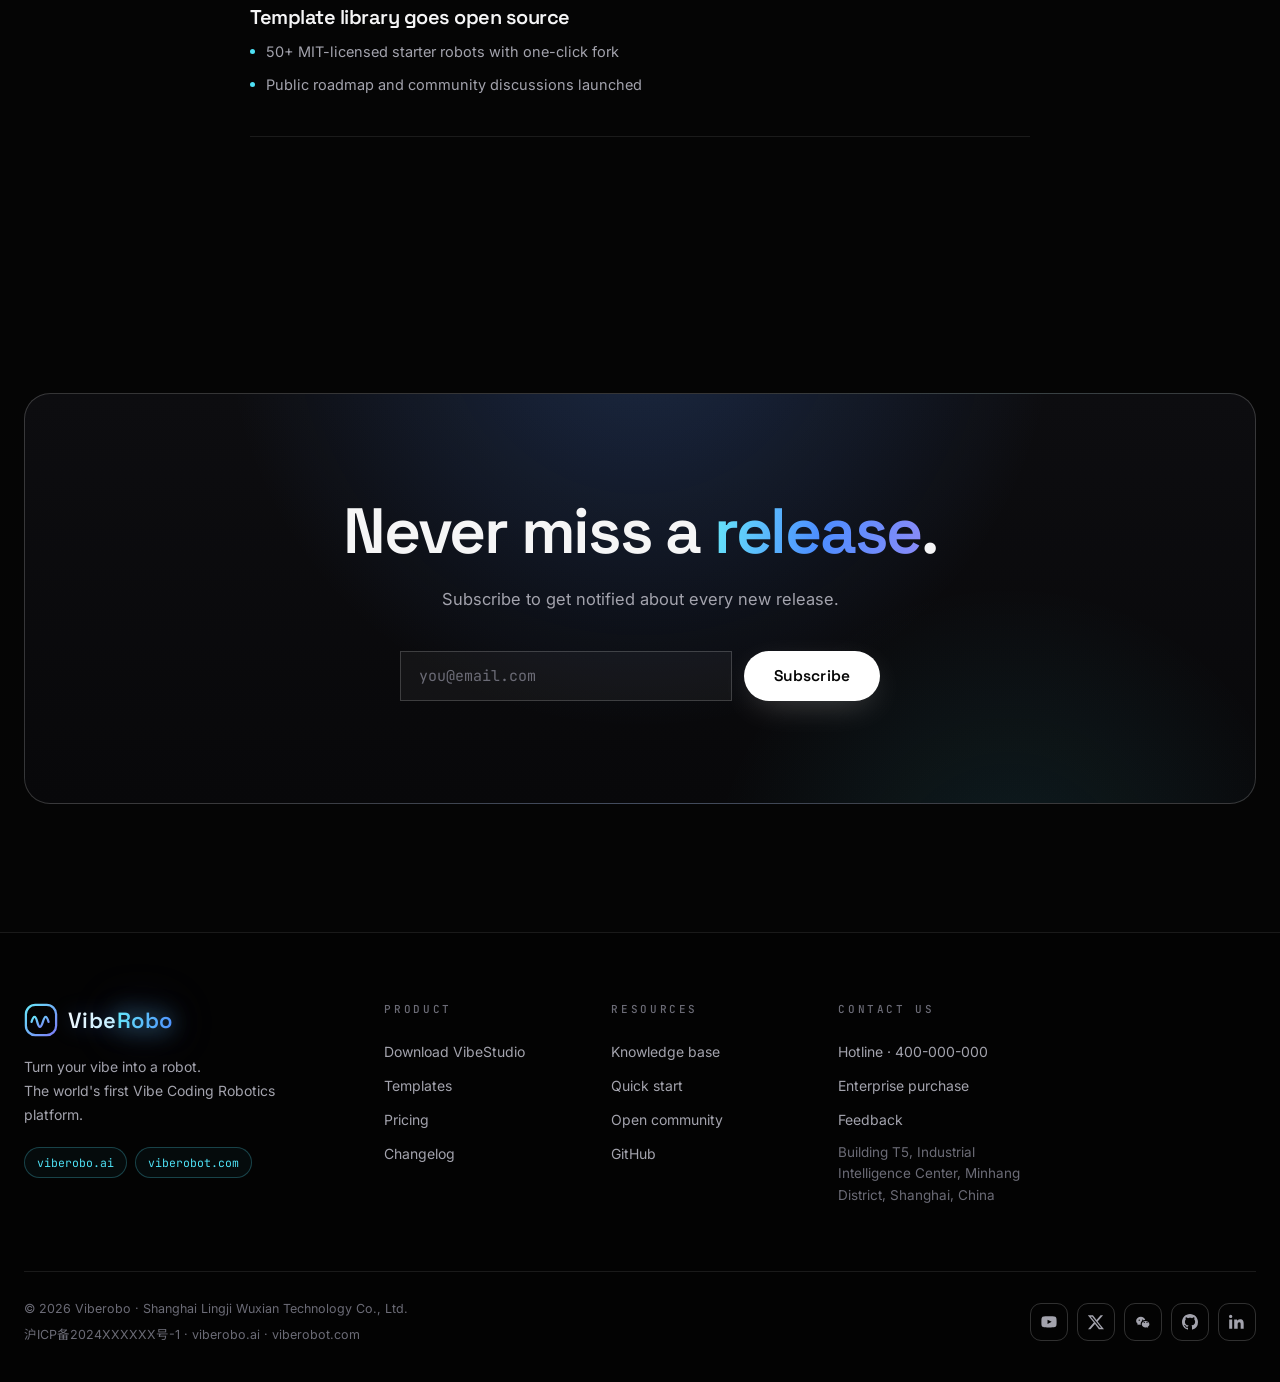
<file: changelog.html>
<!DOCTYPE html>
<html lang="en">
<head>
<meta charset="UTF-8">
<meta name="viewport" content="width=device-width, initial-scale=1.0">
<title>Changelog — VibeRobo | Release Notes</title>
<meta name="description" content="VibeRobo release notes — what's new in the Vibe Console, VibeStudio desktop, cloud simulation and bridge tooling.">
<link rel="icon" type="image/svg+xml" href="assets/favicon.svg">
<script>!function(){var l=localStorage.getItem('vb-lang');if(!l){l=/^zh/i.test(navigator.language||'')?'zh':'en'}if(l==='zh')document.documentElement.classList.add('zh')}()</script>
<link rel="preconnect" href="https://fonts.googleapis.com">
<link rel="preconnect" href="https://fonts.gstatic.com" crossorigin>
<link href="https://fonts.googleapis.com/css2?family=Space+Grotesk:wght@400;500;600;700&family=Inter:wght@400;500;600&family=JetBrains+Mono:wght@400;500&family=Noto+Sans+SC:wght@400;500;700&display=swap" rel="stylesheet">
<link rel="stylesheet" href="css/style.css?v=6">
</head>
<body>

<div id="progress"></div>
<div class="bg-grid"></div>
<div class="bg-glow"><i class="g1"></i><i class="g2"></i></div>
<canvas id="stars"></canvas>

<header id="nav">
  <div class="nav-in">
    <a class="logo" href="index.html" aria-label="VibeRobo home">
      <svg viewBox="0 0 36 36" fill="none" aria-hidden="true"><defs><linearGradient id="lg" x1="0" y1="0" x2="1" y2="1"><stop offset="0" stop-color="#67e8f9"/><stop offset="1" stop-color="#7c7cf8"/></linearGradient></defs><rect x="2" y="2" width="32" height="32" rx="10" stroke="url(#lg)" stroke-width="2.4"/><path d="M8 20c2.2-7 4.2-7 6 0s3.8 7 6 0 3.8-7 6 0" stroke="url(#lg)" stroke-width="2.4" stroke-linecap="round"/></svg>
      <span class="logo-text">Vibe<b>Robo</b></span>
    </a>
    <nav class="main" aria-label="Main">
      <a href="index.html"><span class="en-t">Home</span><span class="zh-t">首页</span></a>
      <a href="templates.html"><span class="en-t">Templates</span><span class="zh-t">模板库</span></a>
      <a href="community.html"><span class="en-t">Community</span><span class="zh-t">开源社区</span></a>
      <a href="pricing.html"><span class="en-t">Pricing</span><span class="zh-t">价格</span></a>
      <a href="download.html"><span class="en-t">Download</span><span class="zh-t">下载</span></a>
      <a href="docs.html"><span class="en-t">Docs</span><span class="zh-t">知识库</span></a>
      <a href="changelog.html" class="active"><span class="en-t">Changelog</span><span class="zh-t">更新日志</span></a>
    </nav>
    <div class="nav-cta">
      <div class="lang-sw" role="button" aria-label="Switch language"><span data-lang="en">EN</span><span data-lang="zh">中文</span></div>
      <a class="gh-link" href="https://github.com/viberobo" target="_blank" rel="noopener" aria-label="GitHub">
        <svg viewBox="0 0 16 16" aria-hidden="true"><path d="M8 0C3.58 0 0 3.58 0 8c0 3.54 2.29 6.53 5.47 7.59.4.07.55-.17.55-.38 0-.19-.01-.82-.01-1.49-2.01.37-2.53-.49-2.69-.94-.09-.23-.48-.94-.82-1.13-.28-.15-.68-.52-.01-.53.63-.01 1.08.58 1.23.82.72 1.21 1.87.87 2.33.66.07-.52.28-.87.51-1.07-1.78-.2-3.64-.89-3.64-3.95 0-.87.31-1.59.82-2.15-.08-.2-.36-1.02.08-2.12 0 0 .67-.21 2.2.82.64-.18 1.32-.27 2-.27s1.36.09 2 .27c1.53-1.04 2.2-.82 2.2-.82.44 1.1.16 1.92.08 2.12.51.56.82 1.27.82 2.15 0 3.07-1.87 3.75-3.65 3.95.29.25.54.73.54 1.48 0 1.07-.01 1.93-.01 2.2 0 .21.15.46.55.38A8.01 8.01 0 0 0 16 8c0-4.42-3.58-8-8-8Z"/></svg>
      </a>
      <a class="btn btn-primary btn-sm" href="download.html"><span class="en-t">Start building</span><span class="zh-t">开始创造</span></a>
      <button class="menu-btn" id="menuBtn" aria-label="Menu"><i></i><i></i><i></i></button>
    </div>
  </div>
</header>

<main>

<section class="page-hero">
  <div class="wrap center">
    <div class="chapter" style="justify-content:center" data-reveal><span class="num">CHANGELOG</span><span class="rule"></span><span class="en-t">Release notes</span><span class="zh-t">更新日志</span></div>
    <h2 class="h2" data-reveal style="--d:.08s"><span class="en-b">Shipping every week,<br><span class="grad-text">out loud</span>.</span><span class="zh-b">每周更新，<br><span class="grad-text">公开透明</span>。</span></h2>
    <p class="lead" data-reveal style="--d:.16s"><span class="en-t">Every improvement to the console, VibeStudio, simulation and bridge — documented in the open.</span><span class="zh-t">控制台、VibeStudio、仿真与桥接的每一次进步 —— 全部公开记录。</span></p>
  </div>
</section>

<section style="padding-top:0">
  <div class="wrap">
    <div class="cl-list">

      <div class="cl-item" data-reveal>
        <div class="cl-head">
          <span class="cl-ver">v0.9.2</span>
          <span class="cl-date">2026-09-10</span>
          <span class="cl-tag"><span class="en-t">Latest</span><span class="zh-t">最新版本</span></span>
        </div>
        <h3><span class="en-t">VibeStudio desktop public beta</span><span class="zh-t">VibeStudio 桌面版公测</span></h3>
        <ul>
          <li><span class="en-t">Native Windows &amp; Linux installers — work offline, sync when back online</span><span class="zh-t">原生 Windows 与 Linux 安装包 —— 离线可工作，联网自动同步</span></li>
          <li><span class="en-t">One-click firmware flashing via WebSerial</span><span class="zh-t">通过 WebSerial 一键烧录固件</span></li>
          <li><span class="en-t">New: classroom mode with shared workspaces</span><span class="zh-t">新增：课堂模式与共享工作区</span></li>
        </ul>
      </div>

      <div class="cl-item old" data-reveal style="--d:.06s">
        <div class="cl-head">
          <span class="cl-ver">v0.9.1</span>
          <span class="cl-date">2026-08-28</span>
        </div>
        <h3><span class="en-t">Simulation, three times faster</span><span class="zh-t">仿真提速三倍</span></h3>
        <ul>
          <li><span class="en-t">Cloud sim cluster upgraded — 3× faster physics stepping</span><span class="zh-t">云端仿真集群升级 —— 物理步进提速 3 倍</span></li>
          <li><span class="en-t">MuJoCo 3.2 and Gazebo Harmonic support</span><span class="zh-t">支持 MuJoCo 3.2 与 Gazebo Harmonic</span></li>
          <li><span class="en-t">Fixed: URDF joint limits occasionally ignored on import</span><span class="zh-t">修复：导入 URDF 时关节极限偶尔被忽略</span></li>
        </ul>
      </div>

      <div class="cl-item old" data-reveal style="--d:.12s">
        <div class="cl-head">
          <span class="cl-ver">v0.9.0</span>
          <span class="cl-date">2026-08-01</span>
        </div>
        <h3><span class="en-t">Truly bilingual generation</span><span class="zh-t">真正的中英双语生成</span></h3>
        <ul>
          <li><span class="en-t">Describe robots in English or 中文 — generated code, comments and docs match your language</span><span class="zh-t">用英文或中文描述机器人 —— 生成的代码、注释与文档跟随你的语言</span></li>
          <li><span class="en-t">New gait templates for bipeds and quadrupeds</span><span class="zh-t">新增双足与四足步态模板</span></li>
        </ul>
      </div>

      <div class="cl-item old" data-reveal style="--d:.18s">
        <div class="cl-head">
          <span class="cl-ver">v0.8.4</span>
          <span class="cl-date">2026-07-15</span>
        </div>
        <h3><span class="en-t">Bridge goes everywhere</span><span class="zh-t">桥接器全面适配</span></h3>
        <ul>
          <li><span class="en-t">Bridge CLI v2 — Jetson Orin support and MQTT transport</span><span class="zh-t">Bridge CLI v2 —— 支持 Jetson Orin 与 MQTT 传输</span></li>
          <li><span class="en-t">Auto-reconnect and offline command queue</span><span class="zh-t">自动重连与离线指令队列</span></li>
          <li><span class="en-t">Fixed: ESP32 brownout during long sim deployments</span><span class="zh-t">修复：长时间部署时 ESP32 掉电重启</span></li>
        </ul>
      </div>

      <div class="cl-item old" data-reveal style="--d:.24s">
        <div class="cl-head">
          <span class="cl-ver">v0.8.0</span>
          <span class="cl-date">2026-06-20</span>
        </div>
        <h3><span class="en-t">Template library goes open source</span><span class="zh-t">模板库正式开源</span></h3>
        <ul>
          <li><span class="en-t">50+ MIT-licensed starter robots with one-click fork</span><span class="zh-t">50+ MIT 协议初始机器人，一键复刻</span></li>
          <li><span class="en-t">Public roadmap and community discussions launched</span><span class="zh-t">公开路线图与社区讨论区上线</span></li>
        </ul>
      </div>

    </div>
  </div>
</section>

<section>
  <div class="wrap">
    <div class="cta-card" data-reveal>
      <h2 data-reveal style="--d:.08s"><span class="en-b">Never miss a <span class="grad-text">release</span>.</span><span class="zh-b">不错过<span class="grad-text">每一次更新</span>。</span></h2>
      <p class="cta-sub" data-reveal style="--d:.14s"><span class="en-t">Subscribe to get notified about every new release.</span><span class="zh-t">输入邮箱，订阅最新版本通知。</span></p>
      <form class="subscribe-form" data-reveal style="--d:.2s">
        <input type="email" class="subscribe-input" placeholder="you@email.com" required aria-label="Email">
        <button type="submit" class="btn btn-primary subscribe-btn"><span class="en-t">Subscribe</span><span class="zh-t">订阅</span></button>
      </form>
    </div>
  </div>
</section>

</main>

<footer>
  <div class="foot-in">
    <div class="foot-grid">
      <div class="foot-brand">
        <a class="logo" href="index.html" aria-label="VibeRobo">
          <svg viewBox="0 0 36 36" fill="none" aria-hidden="true"><defs><linearGradient id="lg" x1="0" y1="0" x2="1" y2="1"><stop offset="0" stop-color="#67e8f9"/><stop offset="1" stop-color="#7c7cf8"/></linearGradient></defs><rect x="2" y="2" width="32" height="32" rx="10" stroke="url(#lg)" stroke-width="2.4"/><path d="M8 20c2.2-7 4.2-7 6 0s3.8 7 6 0 3.8-7 6 0" stroke="url(#lg)" stroke-width="2.4" stroke-linecap="round"/></svg>
          <span class="logo-text">Vibe<b>Robo</b></span>
        </a>
        <p><span class="en-t">Turn your vibe into a robot.<br>The world's first Vibe Coding Robotics platform.</span><span class="zh-t">灵感造机，语言赋智。<br>全球首个 Vibe Coding 机器人开发平台。</span></p>
        <div class="dom-pills"><span>viberobo.ai</span><span>viberobot.com</span></div>
      </div>
      <div class="foot-col">
        <h4><span class="en-t">Product</span><span class="zh-t">产品</span></h4>
        <a href="download.html"><span class="en-t">Download VibeStudio</span><span class="zh-t">下载 VibeStudio</span></a>
        <a href="templates.html"><span class="en-t">Templates</span><span class="zh-t">模板库</span></a>
        <a href="pricing.html"><span class="en-t">Pricing</span><span class="zh-t">价格</span></a>
        <a href="changelog.html"><span class="en-t">Changelog</span><span class="zh-t">更新日志</span></a>
      </div>
      <div class="foot-col">
        <h4><span class="en-t">Resources</span><span class="zh-t">资源支持</span></h4>
        <a href="docs.html"><span class="en-t">Knowledge base</span><span class="zh-t">知识库</span></a>
        <a href="docs.html"><span class="en-t">Quick start</span><span class="zh-t">快速上手</span></a>
        <a href="community.html"><span class="en-t">Open community</span><span class="zh-t">开源社区</span></a>
        <a href="https://github.com/viberobo" target="_blank" rel="noopener">GitHub</a>
      </div>
      <div class="foot-col">
        <h4><span class="en-t">Contact us</span><span class="zh-t">联系我们</span></h4>
        <a href="tel:400000000"><span class="en-t">Hotline&nbsp;·&nbsp;</span><span class="zh-t">企业咨询热线&nbsp;·&nbsp;</span>400-000-000</a>
        <a href="mailto:business@viberobo.ai"><span class="en-t">Enterprise purchase</span><span class="zh-t">企业采购咨询</span></a>
        <a href="mailto:feedback@viberobo.ai"><span class="en-t">Feedback</span><span class="zh-t">建议反馈</span></a>
        <span class="foot-addr"><span class="en-t">Building T5, Industrial Intelligence Center, Minhang District, Shanghai, China</span><span class="zh-t">上海市闵行区工业智能中心T5栋</span></span>
      </div>
    </div>
    <div class="foot-bottom">
      <div class="foot-legal">
        <p>© <span id="year">2026</span> Viberobo · <span class="zh-t">上海灵机无限科技有限公司版权所有</span><span class="en-t">Shanghai Lingji Wuxian Technology Co., Ltd.</span></p>
        <p><a href="https://beian.miit.gov.cn/" target="_blank" rel="noopener">沪ICP备2024XXXXXX号-1</a><span class="en-t"> · viberobo.ai · viberobot.com</span></p>
      </div>
      <div class="social-row">
        <a href="https://www.youtube.com/@viberobo" target="_blank" rel="noopener" aria-label="YouTube"><svg viewBox="0 0 24 24"><path d="M23.2 7.1s-.2-1.6-.9-2.3c-.9-.9-1.9-.9-2.4-1C16.7 3.5 12 3.5 12 3.5s-4.7 0-7.9.3c-.5.1-1.5.1-2.4 1-.7.7-.9 2.3-.9 2.3S.6 9 .6 10.9v1.8c0 1.9.2 3.8.2 3.8s.2 1.6.9 2.3c.9.9 2 .9 2.5 1 1.9.2 7.8.3 7.8.3s4.7 0 7.9-.3c.5-.1 1.5-.1 2.4-1 .7-.7.9-2.3.9-2.3s.2-1.9.2-3.8v-1.8c0-1.9-.2-3.8-.2-3.8ZM9.8 15V8.6l6.2 3.2L9.8 15Z"/></svg></a>
        <a href="https://x.com/viberobo" target="_blank" rel="noopener" aria-label="X"><svg viewBox="0 0 24 24"><path d="M18.9 1.8h3.7l-8.2 9.4L24 22.9h-7.6l-5.9-7.8-6.8 7.8H0l8.8-10L-.4 1.8h7.8l5.4 7.1 6.1-7.1Zm-1.3 18.8h2.1L6.3 4H4.1l13.5 16.6Z"/></svg></a>
        <a href="#" aria-label="WeChat"><svg viewBox="0 0 24 24"><path d="M8.9 4.2C4.9 4.2 1.7 6.9 1.7 10.2c0 1.9 1 3.5 2.5 4.7l-.6 2 2.3-1.2c.7.2 1.5.4 2.3.4h.5c-.1-.4-.2-.9-.2-1.4 0-3.1 2.9-5.6 6.5-5.6h.4c-.6-2.9-3.4-4.9-6.5-4.9ZM6.4 8.2a1 1 0 1 1 0 2 1 1 0 0 1 0-2Zm5 0a1 1 0 1 1 0 2 1 1 0 0 1 0-2Z"/><path d="M15.9 10.5c-3.2 0-5.8 2.1-5.8 4.8s2.6 4.8 5.8 4.8c.6 0 1.3-.1 1.9-.3l2 .9-.6-1.7c1.4-.9 2.4-2.2 2.4-3.7 0-2.7-2.6-4.8-5.7-4.8Zm-2 3.1a.9.9 0 1 1 0-1.8.9.9 0 0 1 0 1.8Zm4.1 0a.9.9 0 1 1 0-1.8.9.9 0 0 1 0 1.8Z"/></svg></a>
        <a href="https://github.com/viberobo" target="_blank" rel="noopener" aria-label="GitHub"><svg viewBox="0 0 16 16"><path d="M8 0C3.58 0 0 3.58 0 8c0 3.54 2.29 6.53 5.47 7.59.4.07.55-.17.55-.38 0-.19-.01-.82-.01-1.49-2.01.37-2.53-.49-2.69-.94-.09-.23-.48-.94-.82-1.13-.28-.15-.68-.52-.01-.53.63-.01 1.08.58 1.23.82.72 1.21 1.87.87 2.33.66.07-.52.28-.87.51-1.07-1.78-.2-3.64-.89-3.64-3.95 0-.87.31-1.59.82-2.15-.08-.2-.36-1.02.08-2.12 0 0 .67-.21 2.2.82.64-.18 1.32-.27 2-.27s1.36.09 2 .27c1.53-1.04 2.2-.82 2.2-.82.44 1.1.16 1.92.08 2.12.51.56.82 1.27.82 2.15 0 3.07-1.87 3.75-3.65 3.95.29.25.54.73.54 1.48 0 1.07-.01 1.93-.01 2.2 0 .21.15.46.55.38A8.01 8.01 0 0 0 16 8c0-4.42-3.58-8-8-8Z"/></svg></a>
        <a href="https://www.linkedin.com/company/viberobo" target="_blank" rel="noopener" aria-label="LinkedIn"><svg viewBox="0 0 24 24"><path d="M5 3.6a2.5 2.5 0 1 1-5 0 2.5 2.5 0 0 1 5 0ZM.3 8.4h4.5V22H.3V8.4Zm7.5 0h4.3v1.9h.1c.6-1.2 2.1-2.4 4.3-2.4 4.6 0 5.5 3 5.5 7V22h-4.5v-6.2c0-1.5 0-3.4-2.1-3.4s-2.4 1.6-2.4 3.3V22H7.8V8.4Z"/></svg></a>
      </div>
    </div>
  </div>
</footer>

<script src="js/i18n.js"></script>
<script src="js/main.js"></script>
</body>
</html>
</file>
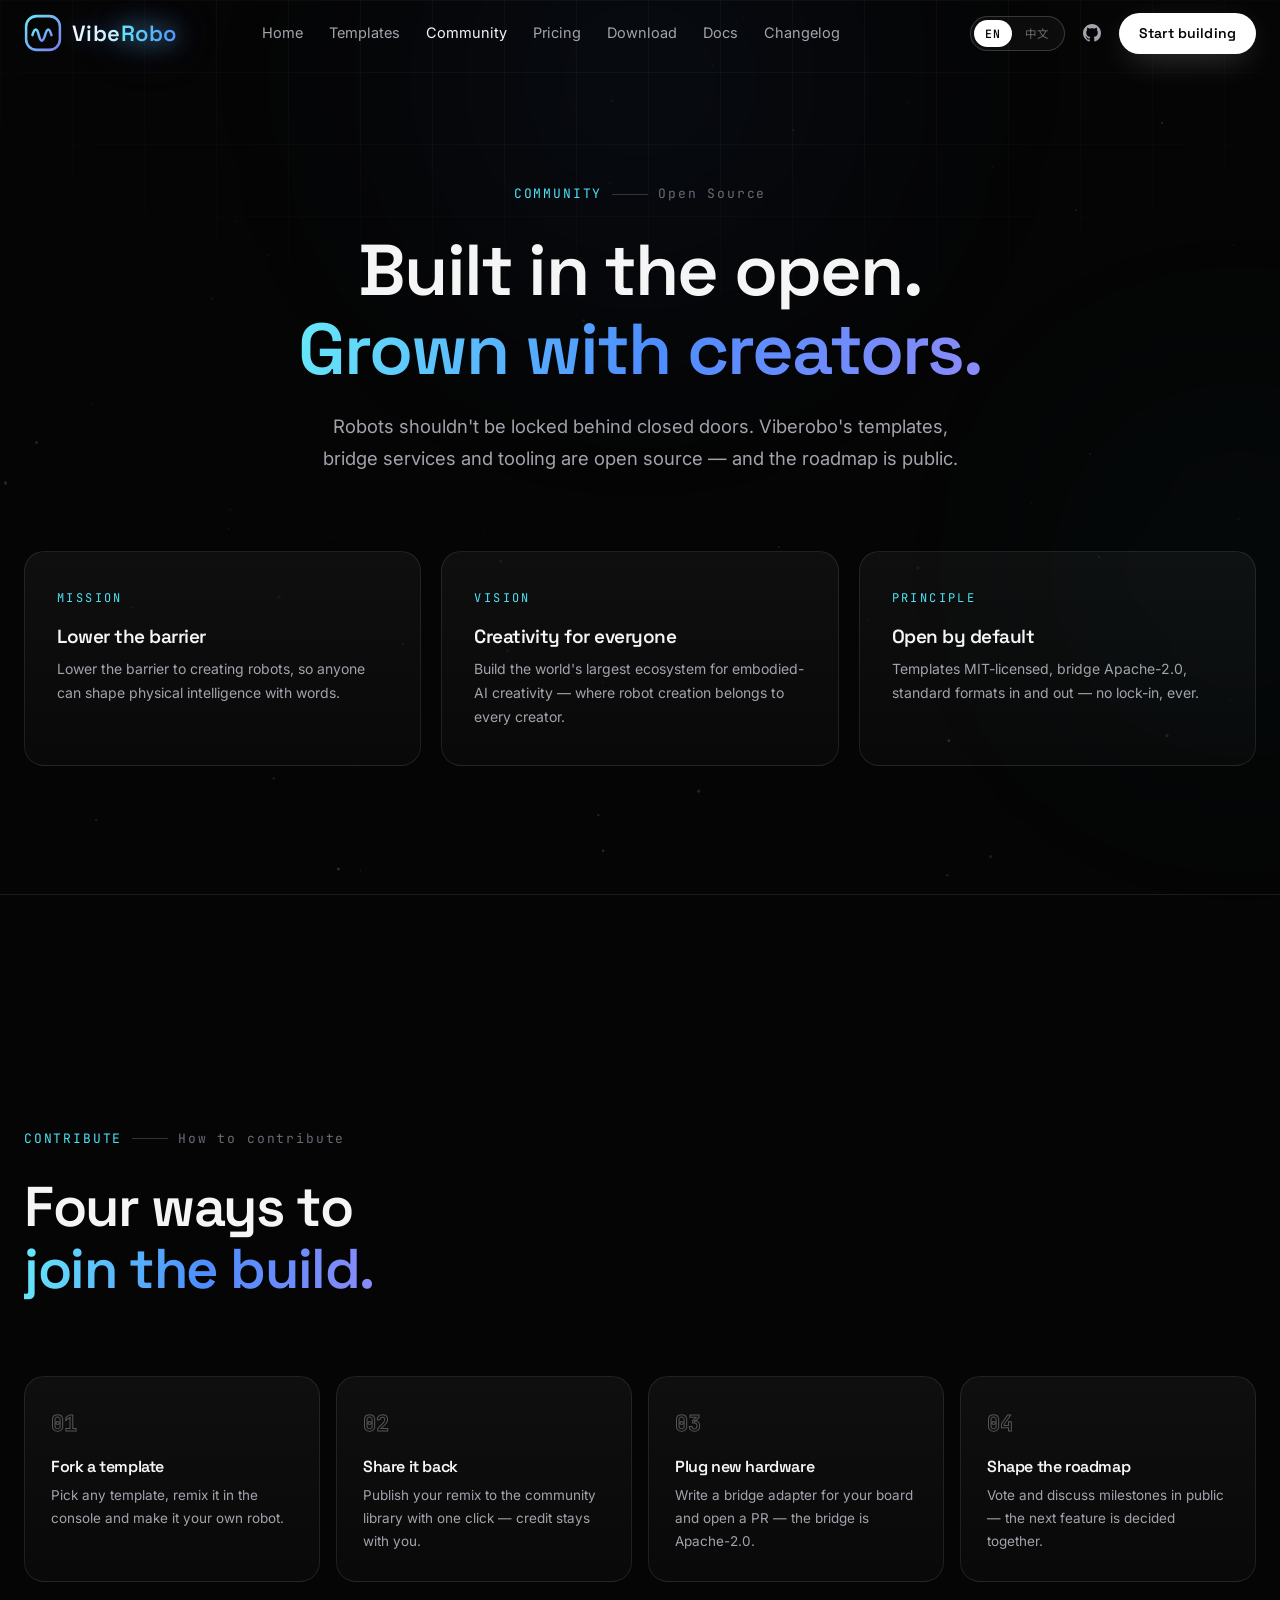
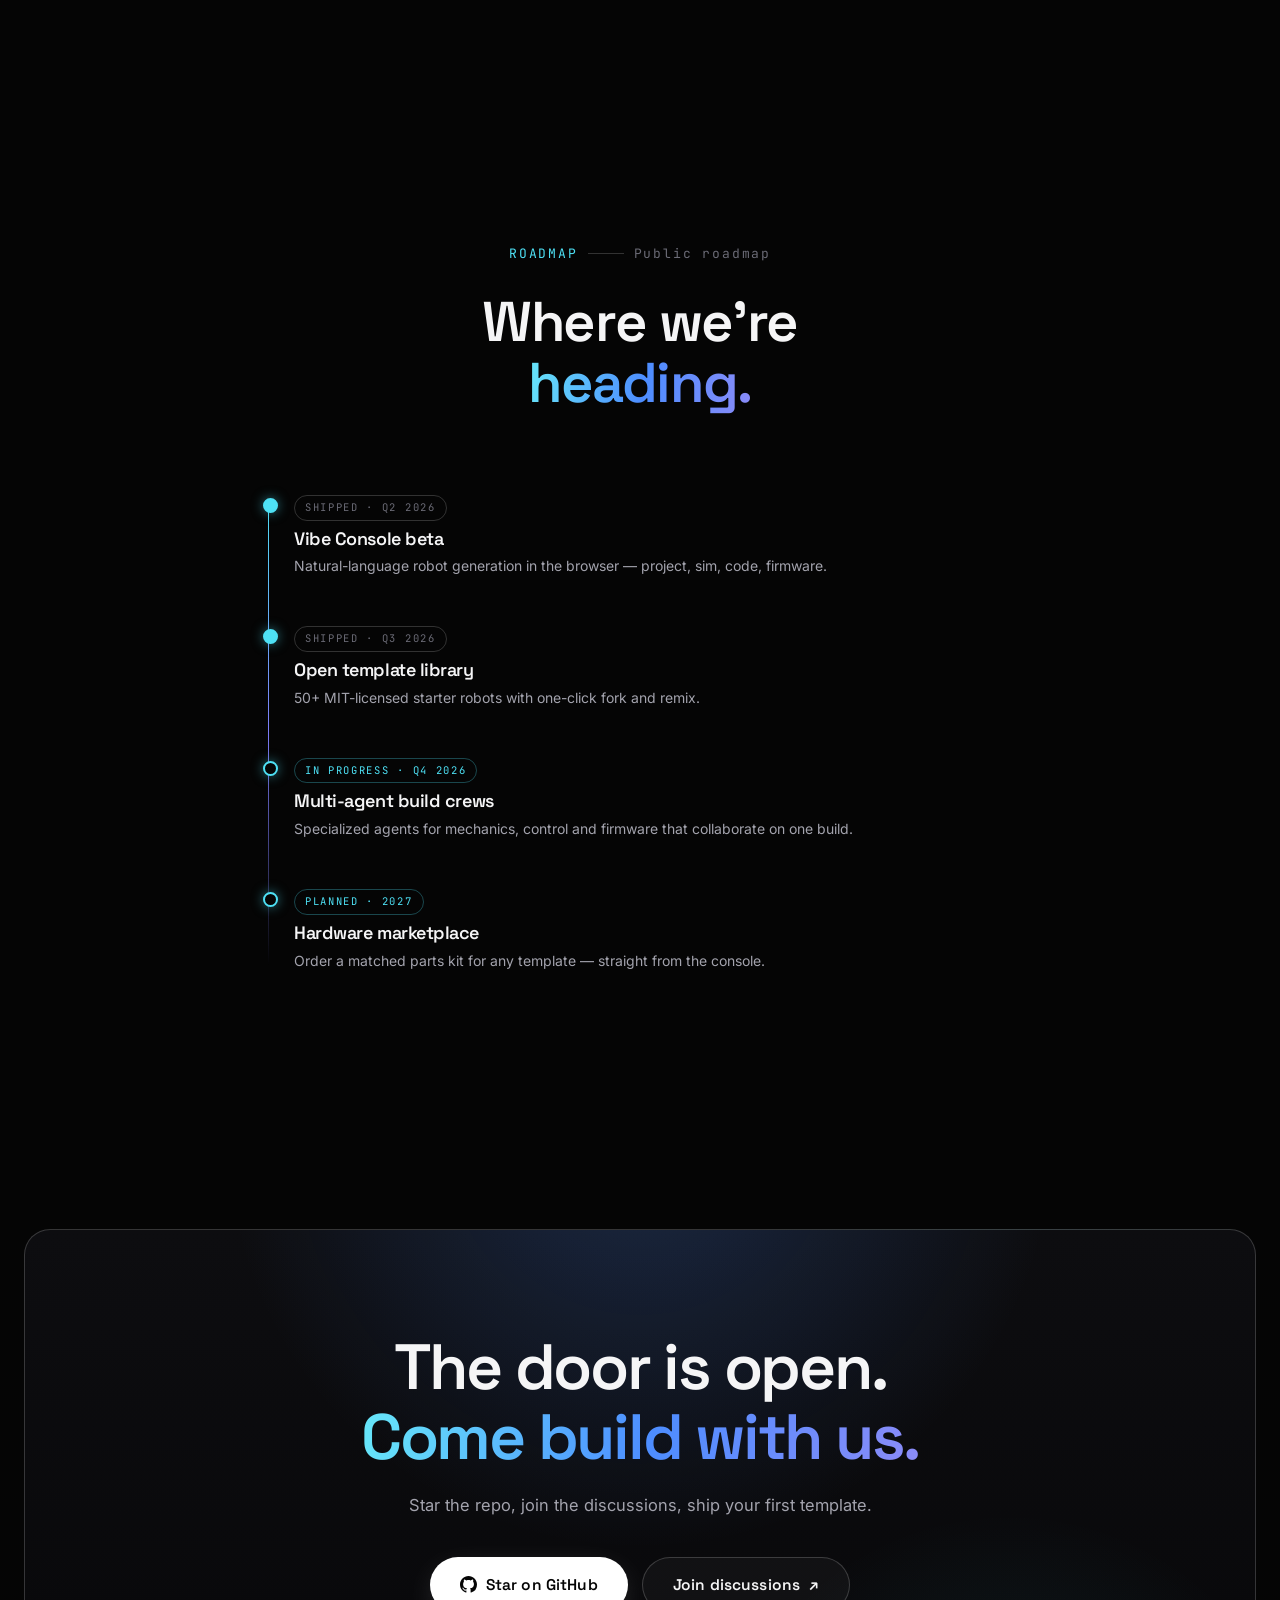
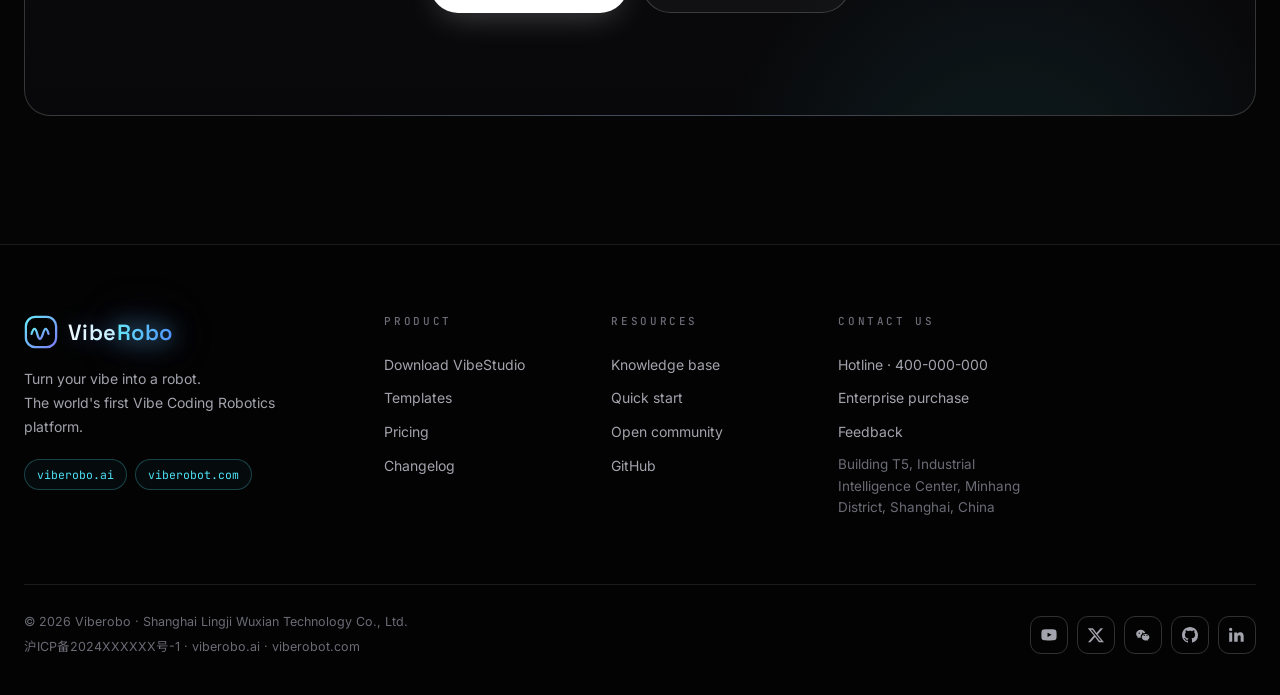
<file: community.html>
<!DOCTYPE html>
<html lang="en">
<head>
<meta charset="UTF-8">
<meta name="viewport" content="width=device-width, initial-scale=1.0">
<title>Community — Viberobo | Built in the Open</title>
<meta name="description" content="Viberobo is open-source-first. Fork templates, plug your hardware, share what you build — and shape the public roadmap.">
<link rel="icon" type="image/svg+xml" href="assets/favicon.svg">
<script>!function(){var l=localStorage.getItem('vb-lang');if(!l){l=/^zh/i.test(navigator.language||'')?'zh':'en'}if(l==='zh')document.documentElement.classList.add('zh')}()</script>
<link rel="preconnect" href="https://fonts.googleapis.com">
<link rel="preconnect" href="https://fonts.gstatic.com" crossorigin>
<link href="https://fonts.googleapis.com/css2?family=Space+Grotesk:wght@400;500;600;700&family=Inter:wght@400;500;600&family=JetBrains+Mono:wght@400;500&family=Noto+Sans+SC:wght@400;500;700&display=swap" rel="stylesheet">
<link rel="stylesheet" href="css/style.css?v=5">
</head>
<body>

<div id="progress"></div>
<div class="bg-grid"></div>
<div class="bg-glow"><i class="g1"></i><i class="g2"></i></div>
<canvas id="stars"></canvas>

<header id="nav">
  <div class="nav-in">
    <a class="logo" href="index.html" aria-label="VibeRobo home">
      <svg viewBox="0 0 36 36" fill="none" aria-hidden="true"><defs><linearGradient id="lg" x1="0" y1="0" x2="1" y2="1"><stop offset="0" stop-color="#67e8f9"/><stop offset="1" stop-color="#7c7cf8"/></linearGradient></defs><rect x="2" y="2" width="32" height="32" rx="10" stroke="url(#lg)" stroke-width="2.4"/><path d="M8 20c2.2-7 4.2-7 6 0s3.8 7 6 0 3.8-7 6 0" stroke="url(#lg)" stroke-width="2.4" stroke-linecap="round"/></svg>
      <span class="logo-text">Vibe<b>Robo</b></span>
    </a>
    <nav class="main" aria-label="Main">
      <a href="index.html"><span class="en-t">Home</span><span class="zh-t">首页</span></a>
      <a href="templates.html"><span class="en-t">Templates</span><span class="zh-t">模板库</span></a>
      <a href="community.html" class="active"><span class="en-t">Community</span><span class="zh-t">开源社区</span></a>
      <a href="pricing.html"><span class="en-t">Pricing</span><span class="zh-t">价格</span></a>
      <a href="download.html"><span class="en-t">Download</span><span class="zh-t">下载</span></a><a href="docs.html"><span class="en-t">Docs</span><span class="zh-t">知识库</span></a><a href="changelog.html"><span class="en-t">Changelog</span><span class="zh-t">更新日志</span></a>
    </nav>
    <div class="nav-cta">
      <div class="lang-sw" role="button" aria-label="Switch language"><span data-lang="en">EN</span><span data-lang="zh">中文</span></div>
      <a class="gh-link" href="https://github.com/viberobo" target="_blank" rel="noopener" aria-label="GitHub">
        <svg viewBox="0 0 16 16" aria-hidden="true"><path d="M8 0C3.58 0 0 3.58 0 8c0 3.54 2.29 6.53 5.47 7.59.4.07.55-.17.55-.38 0-.19-.01-.82-.01-1.49-2.01.37-2.53-.49-2.69-.94-.09-.23-.48-.94-.82-1.13-.28-.15-.68-.52-.01-.53.63-.01 1.08.58 1.23.82.72 1.21 1.87.87 2.33.66.07-.52.28-.87.51-1.07-1.78-.2-3.64-.89-3.64-3.95 0-.87.31-1.59.82-2.15-.08-.2-.36-1.02.08-2.12 0 0 .67-.21 2.2.82.64-.18 1.32-.27 2-.27s1.36.09 2 .27c1.53-1.04 2.2-.82 2.2-.82.44 1.1.16 1.92.08 2.12.51.56.82 1.27.82 2.15 0 3.07-1.87 3.75-3.65 3.95.29.25.54.73.54 1.48 0 1.07-.01 1.93-.01 2.2 0 .21.15.46.55.38A8.01 8.01 0 0 0 16 8c0-4.42-3.58-8-8-8Z"/></svg>
      </a>
      <a class="btn btn-primary btn-sm" href="download.html"><span class="en-t">Start building</span><span class="zh-t">开始创造</span></a>
      <button class="menu-btn" id="menuBtn" aria-label="Menu"><i></i><i></i><i></i></button>
    </div>
  </div>
</header>

<main>

<section class="page-hero">
  <div class="wrap center">
    <div class="chapter" style="justify-content:center" data-reveal><span class="num">COMMUNITY</span><span class="rule"></span><span class="en-t">Open Source</span><span class="zh-t">开源社区</span></div>
    <h2 class="h2" data-reveal style="--d:.08s"><span class="en-b">Built in the open.<br><span class="grad-text">Grown with creators.</span></span><span class="zh-b">生于开源，<br><span class="grad-text">与创作者共生长。</span></span></h2>
    <p class="lead" data-reveal style="--d:.16s"><span class="en-t">Robots shouldn't be locked behind closed doors. Viberobo's templates, bridge services and tooling are open source — and the roadmap is public.</span><span class="zh-t">机器人不该被锁在闭门之后。Viberobo 的模板、桥接服务与工具链全部开源，路线图完全公开。</span></p>
  </div>
</section>

<!-- mission / vision -->
<section style="padding-top:0">
  <div class="wrap">
    <div class="pillars">
      <div class="card pillar" data-reveal>
        <span class="p-num">MISSION</span>
        <h3><span class="en-t">Lower the barrier</span><span class="zh-t">降低创造门槛</span></h3>
        <p><span class="en-t">Lower the barrier to creating robots, so anyone can shape physical intelligence with words.</span><span class="zh-t">降低机器人创造门槛，让任何人都能用语言灵感创造实体智能机器人。</span></p>
      </div>
      <div class="card pillar" data-reveal style="--d:.08s">
        <span class="p-num">VISION</span>
        <h3><span class="en-t">Creativity for everyone</span><span class="zh-t">创造普惠</span></h3>
        <p><span class="en-t">Build the world's largest ecosystem for embodied-AI creativity — where robot creation belongs to every creator.</span><span class="zh-t">打造全球最大的具身智能机器人创意生态，让机器人创造普惠每一个创作者。</span></p>
      </div>
      <div class="card pillar" data-reveal style="--d:.16s">
        <span class="p-num">PRINCIPLE</span>
        <h3><span class="en-t">Open by default</span><span class="zh-t">默认开源</span></h3>
        <p><span class="en-t">Templates MIT-licensed, bridge Apache-2.0, standard formats in and out — no lock-in, ever.</span><span class="zh-t">模板 MIT 协议、桥接 Apache-2.0、标准格式可进可出 —— 永远没有锁定。</span></p>
      </div>
    </div>
  </div>
</section>

<!-- how to contribute -->
<section class="chapter-block" style="border-top:1px solid var(--line)">
  <div class="wrap">
    <div class="sec-head" style="margin-top:clamp(64px,8vw,100px)">
      <div class="chapter" data-reveal><span class="num">CONTRIBUTE</span><span class="rule"></span><span class="en-t">How to contribute</span><span class="zh-t">参与共建</span></div>
      <h2 class="h2" data-reveal style="--d:.08s"><span class="en-b">Four ways to<br><span class="grad-text">join the build.</span></span><span class="zh-b">四种方式，<br><span class="grad-text">加入共建。</span></span></h2>
    </div>
    <div class="contrib-steps">
      <div class="card cs-item" data-reveal>
        <b>01</b>
        <h4><span class="en-t">Fork a template</span><span class="zh-t">复刻模板</span></h4>
        <p><span class="en-t">Pick any template, remix it in the console and make it your own robot.</span><span class="zh-t">任选一个模板，在控制台里改造，变成你自己的机器人。</span></p>
      </div>
      <div class="card cs-item" data-reveal style="--d:.08s">
        <b>02</b>
        <h4><span class="en-t">Share it back</span><span class="zh-t">分享回来</span></h4>
        <p><span class="en-t">Publish your remix to the community library with one click — credit stays with you.</span><span class="zh-t">一键把你的改造发布到社区模板库 —— 署名永远属于你。</span></p>
      </div>
      <div class="card cs-item" data-reveal style="--d:.16s">
        <b>03</b>
        <h4><span class="en-t">Plug new hardware</span><span class="zh-t">接入新硬件</span></h4>
        <p><span class="en-t">Write a bridge adapter for your board and open a PR — the bridge is Apache-2.0.</span><span class="zh-t">为你的开发板编写桥接适配器并提交 PR —— 桥接层采用 Apache-2.0 协议。</span></p>
      </div>
      <div class="card cs-item" data-reveal style="--d:.24s">
        <b>04</b>
        <h4><span class="en-t">Shape the roadmap</span><span class="zh-t">共绘路线图</span></h4>
        <p><span class="en-t">Vote and discuss milestones in public — the next feature is decided together.</span><span class="zh-t">在公开讨论区为里程碑投票、发声 —— 下一个功能由社区共同决定。</span></p>
      </div>
    </div>
  </div>
</section>

<!-- roadmap -->
<section>
  <div class="wrap">
    <div class="sec-head center">
      <div class="chapter" style="justify-content:center" data-reveal><span class="num">ROADMAP</span><span class="rule"></span><span class="en-t">Public roadmap</span><span class="zh-t">公开路线图</span></div>
      <h2 class="h2" data-reveal style="--d:.08s"><span class="en-b">Where we're<br><span class="grad-text">heading.</span></span><span class="zh-b">我们将<br><span class="grad-text">去向何方。</span></span></h2>
    </div>
    <div class="roadmap">
      <div class="rm-item done" data-reveal>
        <span class="rm-tag"><span class="en-t">Shipped · Q2 2026</span><span class="zh-t">已发布 · 2026 Q2</span></span>
        <h4>Vibe Console beta</h4>
        <p><span class="en-t">Natural-language robot generation in the browser — project, sim, code, firmware.</span><span class="zh-t">浏览器内的自然语言机器人生成 —— 项目、仿真、代码、固件。</span></p>
      </div>
      <div class="rm-item done" data-reveal style="--d:.08s">
        <span class="rm-tag"><span class="en-t">Shipped · Q3 2026</span><span class="zh-t">已发布 · 2026 Q3</span></span>
        <h4>Open template library</h4>
        <p><span class="en-t">50+ MIT-licensed starter robots with one-click fork and remix.</span><span class="zh-t">50+ MIT 协议初始机器人，一键复刻与改造。</span></p>
      </div>
      <div class="rm-item" data-reveal style="--d:.16s">
        <span class="rm-tag"><span class="en-t">In progress · Q4 2026</span><span class="zh-t">进行中 · 2026 Q4</span></span>
        <h4>Multi-agent build crews</h4>
        <p><span class="en-t">Specialized agents for mechanics, control and firmware that collaborate on one build.</span><span class="zh-t">机械、控制、固件各司其职的智能体，协同完成一次构建。</span></p>
      </div>
      <div class="rm-item" data-reveal style="--d:.24s">
        <span class="rm-tag"><span class="en-t">Planned · 2027</span><span class="zh-t">已规划 · 2027</span></span>
        <h4>Hardware marketplace</h4>
        <p><span class="en-t">Order a matched parts kit for any template — straight from the console.</span><span class="zh-t">为任意模板一键订购配套零件包 —— 直接从控制台下单。</span></p>
      </div>
    </div>
  </div>
</section>

<!-- GitHub CTA -->
<section>
  <div class="wrap">
    <div class="cta-card" data-reveal>
      <h2 data-reveal style="--d:.08s"><span class="en-b">The door is open.<br><span class="grad-text">Come build with us.</span></span><span class="zh-b">大门敞开，<br><span class="grad-text">一起来造。</span></span></h2>
      <p class="cta-sub" data-reveal style="--d:.14s"><span class="en-t">Star the repo, join the discussions, ship your first template.</span><span class="zh-t">Star 仓库、加入讨论、发布你的第一个模板。</span></p>
      <div class="hero-cta" style="margin-bottom:0;--d:.2s" data-reveal>
        <a class="btn btn-primary" href="https://github.com/viberobo" target="_blank" rel="noopener">
          <svg width="17" height="17" viewBox="0 0 16 16" fill="currentColor" aria-hidden="true"><path d="M8 0C3.58 0 0 3.58 0 8c0 3.54 2.29 6.53 5.47 7.59.4.07.55-.17.55-.38 0-.19-.01-.82-.01-1.49-2.01.37-2.53-.49-2.69-.94-.09-.23-.48-.94-.82-1.13-.28-.15-.68-.52-.01-.53.63-.01 1.08.58 1.23.82.72 1.21 1.87.87 2.33.66.07-.52.28-.87.51-1.07-1.78-.2-3.64-.89-3.64-3.95 0-.87.31-1.59.82-2.15-.08-.2-.36-1.02.08-2.12 0 0 .67-.21 2.2.82.64-.18 1.32-.27 2-.27s1.36.09 2 .27c1.53-1.04 2.2-.82 2.2-.82.44 1.1.16 1.92.08 2.12.51.56.82 1.27.82 2.15 0 3.07-1.87 3.75-3.65 3.95.29.25.54.73.54 1.48 0 1.07-.01 1.93-.01 2.2 0 .21.15.46.55.38A8.01 8.01 0 0 0 16 8c0-4.42-3.58-8-8-8Z"/></svg>
          <span class="en-t">Star on GitHub</span><span class="zh-t">在 GitHub 上 Star</span>
        </a>
        <a class="btn btn-ghost" href="https://github.com/viberobo/discussions" target="_blank" rel="noopener"><span class="en-t">Join discussions</span><span class="zh-t">加入讨论区</span><span aria-hidden="true">↗</span></a>
      </div>
    </div>
  </div>
</section>

</main>

<footer>
  <div class="foot-in">
    <div class="foot-grid">
      <div class="foot-brand">
        <a class="logo" href="index.html" aria-label="VibeRobo">
          <svg viewBox="0 0 36 36" fill="none" aria-hidden="true"><defs><linearGradient id="lg" x1="0" y1="0" x2="1" y2="1"><stop offset="0" stop-color="#67e8f9"/><stop offset="1" stop-color="#7c7cf8"/></linearGradient></defs><rect x="2" y="2" width="32" height="32" rx="10" stroke="url(#lg)" stroke-width="2.4"/><path d="M8 20c2.2-7 4.2-7 6 0s3.8 7 6 0 3.8-7 6 0" stroke="url(#lg)" stroke-width="2.4" stroke-linecap="round"/></svg>
          <span class="logo-text">Vibe<b>Robo</b></span>
        </a>
        <p><span class="en-t">Turn your vibe into a robot.<br>The world's first Vibe Coding Robotics platform.</span><span class="zh-t">灵感造机，语言赋智。<br>全球首个 Vibe Coding 机器人开发平台。</span></p>
        <div class="dom-pills"><span>viberobo.ai</span><span>viberobot.com</span></div>
      </div>
      <div class="foot-col">
        <h4><span class="en-t">Product</span><span class="zh-t">产品</span></h4>
        <a href="download.html"><span class="en-t">Download VibeStudio</span><span class="zh-t">下载 VibeStudio</span></a>
        <a href="templates.html"><span class="en-t">Templates</span><span class="zh-t">模板库</span></a>
        <a href="pricing.html"><span class="en-t">Pricing</span><span class="zh-t">价格</span></a>
        <a href="changelog.html"><span class="en-t">Changelog</span><span class="zh-t">更新日志</span></a>
      </div>
      <div class="foot-col">
        <h4><span class="en-t">Resources</span><span class="zh-t">资源支持</span></h4>
        <a href="docs.html"><span class="en-t">Knowledge base</span><span class="zh-t">知识库</span></a>
        <a href="docs.html"><span class="en-t">Quick start</span><span class="zh-t">快速上手</span></a>
        <a href="community.html"><span class="en-t">Open community</span><span class="zh-t">开源社区</span></a>
        <a href="https://github.com/viberobo" target="_blank" rel="noopener">GitHub</a>
      </div>
      <div class="foot-col">
        <h4><span class="en-t">Contact us</span><span class="zh-t">联系我们</span></h4>
        <a href="tel:400000000"><span class="en-t">Hotline&nbsp;&middot;&nbsp;</span><span class="zh-t">企业咨询热线&nbsp;&middot;&nbsp;</span>400-000-000</a>
        <a href="mailto:business@viberobo.ai"><span class="en-t">Enterprise purchase</span><span class="zh-t">企业采购咨询</span></a>
        <a href="mailto:feedback@viberobo.ai"><span class="en-t">Feedback</span><span class="zh-t">建议反馈</span></a>
        <span class="foot-addr"><span class="en-t">Building T5, Industrial Intelligence Center, Minhang District, Shanghai, China</span><span class="zh-t">上海市闵行区工业智能中心T5栋</span></span>
      </div>
    </div>
    <div class="foot-bottom">
      <div class="foot-legal">
        <p>&copy; <span id="year">2026</span> Viberobo · <span class="zh-t">上海灵机无限科技有限公司版权所有</span><span class="en-t">Shanghai Lingji Wuxian Technology Co., Ltd.</span></p>
        <p><a href="https://beian.miit.gov.cn/" target="_blank" rel="noopener">沪ICP备2024XXXXXX号-1</a><span class="en-t"> · viberobo.ai · viberobot.com</span></p>
      </div>
      <div class="social-row">
        <a href="https://www.youtube.com/@viberobo" target="_blank" rel="noopener" aria-label="YouTube"><svg viewBox="0 0 24 24"><path d="M23.2 7.1s-.2-1.6-.9-2.3c-.9-.9-1.9-.9-2.4-1C16.7 3.5 12 3.5 12 3.5s-4.7 0-7.9.3c-.5.1-1.5.1-2.4 1-.7.7-.9 2.3-.9 2.3S.6 9 .6 10.9v1.8c0 1.9.2 3.8.2 3.8s.2 1.6.9 2.3c.9.9 2 .9 2.5 1 1.9.2 7.8.3 7.8.3s4.7 0 7.9-.3c.5-.1 1.5-.1 2.4-1 .7-.7.9-2.3.9-2.3s.2-1.9.2-3.8v-1.8c0-1.9-.2-3.8-.2-3.8ZM9.8 15V8.6l6.2 3.2L9.8 15Z"/></svg></a>
        <a href="https://x.com/viberobo" target="_blank" rel="noopener" aria-label="X"><svg viewBox="0 0 24 24"><path d="M18.9 1.8h3.7l-8.2 9.4L24 22.9h-7.6l-5.9-7.8-6.8 7.8H0l8.8-10L-.4 1.8h7.8l5.4 7.1 6.1-7.1Zm-1.3 18.8h2.1L6.3 4H4.1l13.5 16.6Z"/></svg></a>
        <a href="#" aria-label="WeChat"><svg viewBox="0 0 24 24"><path d="M8.9 4.2C4.9 4.2 1.7 6.9 1.7 10.2c0 1.9 1 3.5 2.5 4.7l-.6 2 2.3-1.2c.7.2 1.5.4 2.3.4h.5c-.1-.4-.2-.9-.2-1.4 0-3.1 2.9-5.6 6.5-5.6h.4c-.6-2.9-3.4-4.9-6.5-4.9ZM6.4 8.2a1 1 0 1 1 0 2 1 1 0 0 1 0-2Zm5 0a1 1 0 1 1 0 2 1 1 0 0 1 0-2Z"/><path d="M15.9 10.5c-3.2 0-5.8 2.1-5.8 4.8s2.6 4.8 5.8 4.8c.6 0 1.3-.1 1.9-.3l2 .9-.6-1.7c1.4-.9 2.4-2.2 2.4-3.7 0-2.7-2.6-4.8-5.7-4.8Zm-2 3.1a.9.9 0 1 1 0-1.8.9.9 0 0 1 0 1.8Zm4.1 0a.9.9 0 1 1 0-1.8.9.9 0 0 1 0 1.8Z"/></svg></a>
        <a href="https://github.com/viberobo" target="_blank" rel="noopener" aria-label="GitHub"><svg viewBox="0 0 16 16"><path d="M8 0C3.58 0 0 3.58 0 8c0 3.54 2.29 6.53 5.47 7.59.4.07.55-.17.55-.38 0-.19-.01-.82-.01-1.49-2.01.37-2.53-.49-2.69-.94-.09-.23-.48-.94-.82-1.13-.28-.15-.68-.52-.01-.53.63-.01 1.08.58 1.23.82.72 1.21 1.87.87 2.33.66.07-.52.28-.87.51-1.07-1.78-.2-3.64-.89-3.64-3.95 0-.87.31-1.59.82-2.15-.08-.2-.36-1.02.08-2.12 0 0 .67-.21 2.2.82.64-.18 1.32-.27 2-.27s1.36.09 2 .27c1.53-1.04 2.2-.82 2.2-.82.44 1.1.16 1.92.08 2.12.51.56.82 1.27.82 2.15 0 3.07-1.87 3.75-3.65 3.95.29.25.54.73.54 1.48 0 1.07-.01 1.93-.01 2.2 0 .21.15.46.55.38A8.01 8.01 0 0 0 16 8c0-4.42-3.58-8-8-8Z"/></svg></a>
        <a href="https://www.linkedin.com/company/viberobo" target="_blank" rel="noopener" aria-label="LinkedIn"><svg viewBox="0 0 24 24"><path d="M5 3.6a2.5 2.5 0 1 1-5 0 2.5 2.5 0 0 1 5 0ZM.3 8.4h4.5V22H.3V8.4Zm7.5 0h4.3v1.9h.1c.6-1.2 2.1-2.4 4.3-2.4 4.6 0 5.5 3 5.5 7V22h-4.5v-6.2c0-1.5 0-3.4-2.1-3.4s-2.4 1.6-2.4 3.3V22H7.8V8.4Z"/></svg></a>
      </div>
    </div>
  </div>
</footer>

<script src="js/i18n.js"></script>
<script src="js/main.js"></script>
</body>
</html>
</file>
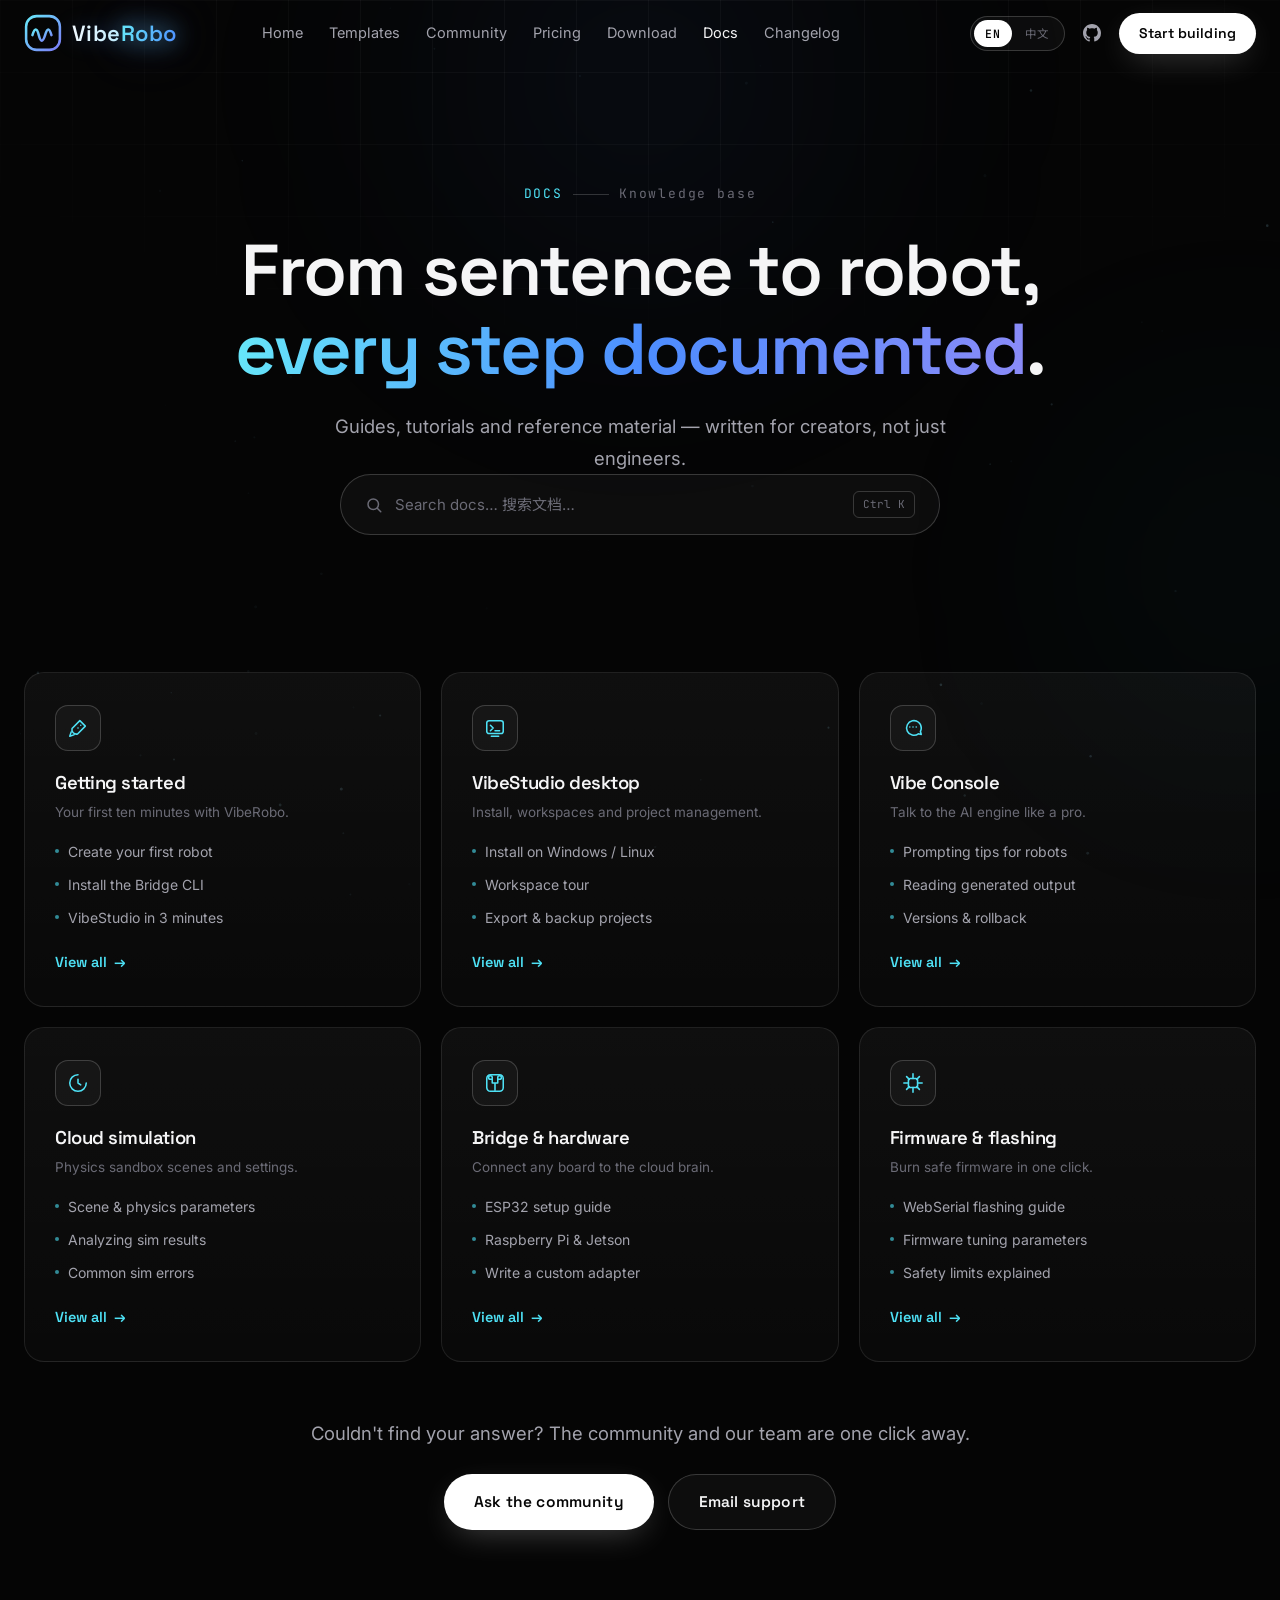
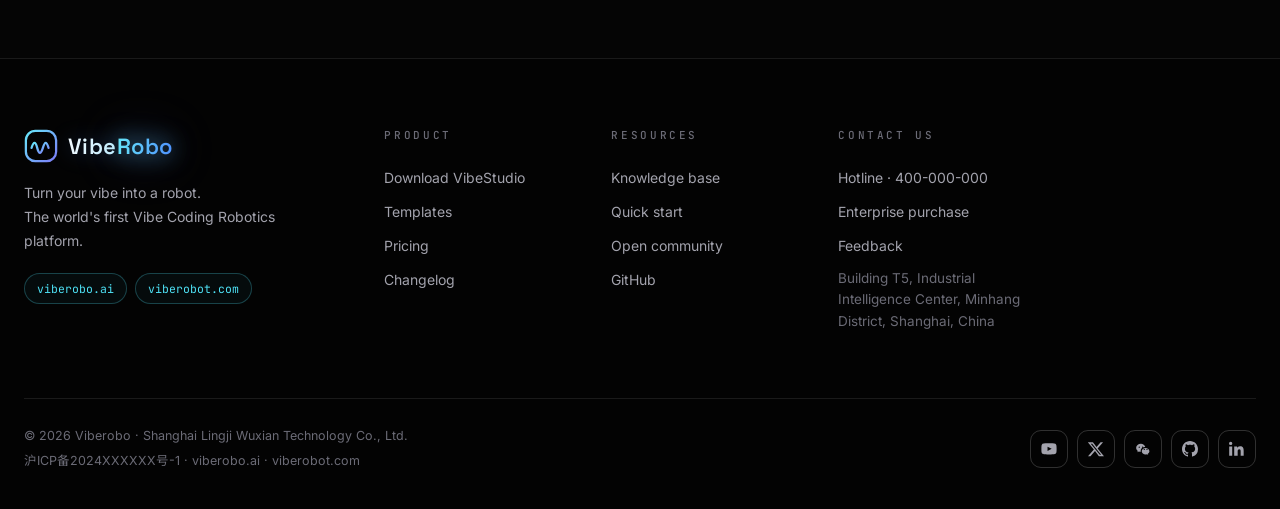
<file: docs.html>
<!DOCTYPE html>
<html lang="en">
<head>
<meta charset="UTF-8">
<meta name="viewport" content="width=device-width, initial-scale=1.0">
<title>Docs — VibeRobo | Knowledge Base</title>
<meta name="description" content="VibeRobo knowledge base — quick start, VibeStudio desktop guide, cloud simulation, hardware bridge and firmware flashing docs.">
<link rel="icon" type="image/svg+xml" href="assets/favicon.svg">
<script>!function(){var l=localStorage.getItem('vb-lang');if(!l){l=/^zh/i.test(navigator.language||'')?'zh':'en'}if(l==='zh')document.documentElement.classList.add('zh')}()</script>
<link rel="preconnect" href="https://fonts.googleapis.com">
<link rel="preconnect" href="https://fonts.gstatic.com" crossorigin>
<link href="https://fonts.googleapis.com/css2?family=Space+Grotesk:wght@400;500;600;700&family=Inter:wght@400;500;600&family=JetBrains+Mono:wght@400;500&family=Noto+Sans+SC:wght@400;500;700&display=swap" rel="stylesheet">
<link rel="stylesheet" href="css/style.css?v=5">
</head>
<body>

<div id="progress"></div>
<div class="bg-grid"></div>
<div class="bg-glow"><i class="g1"></i><i class="g2"></i></div>
<canvas id="stars"></canvas>

<header id="nav">
  <div class="nav-in">
    <a class="logo" href="index.html" aria-label="VibeRobo home">
      <svg viewBox="0 0 36 36" fill="none" aria-hidden="true"><defs><linearGradient id="lg" x1="0" y1="0" x2="1" y2="1"><stop offset="0" stop-color="#67e8f9"/><stop offset="1" stop-color="#7c7cf8"/></linearGradient></defs><rect x="2" y="2" width="32" height="32" rx="10" stroke="url(#lg)" stroke-width="2.4"/><path d="M8 20c2.2-7 4.2-7 6 0s3.8 7 6 0 3.8-7 6 0" stroke="url(#lg)" stroke-width="2.4" stroke-linecap="round"/></svg>
      <span class="logo-text">Vibe<b>Robo</b></span>
    </a>
    <nav class="main" aria-label="Main">
      <a href="index.html"><span class="en-t">Home</span><span class="zh-t">首页</span></a>
      <a href="templates.html"><span class="en-t">Templates</span><span class="zh-t">模板库</span></a>
      <a href="community.html"><span class="en-t">Community</span><span class="zh-t">开源社区</span></a>
      <a href="pricing.html"><span class="en-t">Pricing</span><span class="zh-t">价格</span></a>
      <a href="download.html"><span class="en-t">Download</span><span class="zh-t">下载</span></a>
      <a href="docs.html" class="active"><span class="en-t">Docs</span><span class="zh-t">知识库</span></a>
      <a href="changelog.html"><span class="en-t">Changelog</span><span class="zh-t">更新日志</span></a>
    </nav>
    <div class="nav-cta">
      <div class="lang-sw" role="button" aria-label="Switch language"><span data-lang="en">EN</span><span data-lang="zh">中文</span></div>
      <a class="gh-link" href="https://github.com/viberobo" target="_blank" rel="noopener" aria-label="GitHub">
        <svg viewBox="0 0 16 16" aria-hidden="true"><path d="M8 0C3.58 0 0 3.58 0 8c0 3.54 2.29 6.53 5.47 7.59.4.07.55-.17.55-.38 0-.19-.01-.82-.01-1.49-2.01.37-2.53-.49-2.69-.94-.09-.23-.48-.94-.82-1.13-.28-.15-.68-.52-.01-.53.63-.01 1.08.58 1.23.82.72 1.21 1.87.87 2.33.66.07-.52.28-.87.51-1.07-1.78-.2-3.64-.89-3.64-3.95 0-.87.31-1.59.82-2.15-.08-.2-.36-1.02.08-2.12 0 0 .67-.21 2.2.82.64-.18 1.32-.27 2-.27s1.36.09 2 .27c1.53-1.04 2.2-.82 2.2-.82.44 1.1.16 1.92.08 2.12.51.56.82 1.27.82 2.15 0 3.07-1.87 3.75-3.65 3.95.29.25.54.73.54 1.48 0 1.07-.01 1.93-.01 2.2 0 .21.15.46.55.38A8.01 8.01 0 0 0 16 8c0-4.42-3.58-8-8-8Z"/></svg>
      </a>
      <a class="btn btn-primary btn-sm" href="download.html"><span class="en-t">Start building</span><span class="zh-t">开始创造</span></a>
      <button class="menu-btn" id="menuBtn" aria-label="Menu"><i></i><i></i><i></i></button>
    </div>
  </div>
</header>

<main>

<section class="page-hero">
  <div class="wrap center">
    <div class="chapter" style="justify-content:center" data-reveal><span class="num">DOCS</span><span class="rule"></span><span class="en-t">Knowledge base</span><span class="zh-t">知识库</span></div>
    <h2 class="h2" data-reveal style="--d:.08s"><span class="en-b">From sentence to robot,<br><span class="grad-text">every step documented</span>.</span><span class="zh-b">从一句话到实体机器人，<br>每一步都有<span class="grad-text">文档</span>。</span></h2>
    <p class="lead" data-reveal style="--d:.16s"><span class="en-t">Guides, tutorials and reference material — written for creators, not just engineers.</span><span class="zh-t">指南、教程与参考手册 —— 为创作者而写，而不只是为工程师。</span></p>
    <div class="search-box" data-reveal style="--d:.24s">
      <svg viewBox="0 0 24 24" aria-hidden="true"><circle cx="11" cy="11" r="7"/><path d="m21 21-4.3-4.3"/></svg>
      <input type="text" placeholder="Search docs… 搜索文档…" aria-label="Search docs">
      <kbd>Ctrl K</kbd>
    </div>
  </div>
</section>

<section style="padding-top:0">
  <div class="wrap">
    <div class="docs-grid">
      <article class="card doc-card" data-reveal>
        <div class="doc-ico"><svg viewBox="0 0 24 24"><path d="M4.5 16.5 3 21l4.5-1.5M14 4l6 6-8.5 8.5a4.9 4.9 0 0 1-6-6L14 4ZM15 9l.01 0M12 12l.01 0"/></svg></div>
        <h3><span class="en-t">Getting started</span><span class="zh-t">快速开始</span></h3>
        <p><span class="en-t">Your first ten minutes with VibeRobo.</span><span class="zh-t">你的第一个十分钟。</span></p>
        <ul>
          <li><a href="#"><span class="en-t">Create your first robot</span><span class="zh-t">创建你的第一个机器人</span></a></li>
          <li><a href="#"><span class="en-t">Install the Bridge CLI</span><span class="zh-t">安装 Bridge CLI</span></a></li>
          <li><a href="#"><span class="en-t">VibeStudio in 3 minutes</span><span class="zh-t">三分钟上手 VibeStudio</span></a></li>
        </ul>
        <a class="tpl-link" href="#"><span class="en-t">View all</span><span class="zh-t">查看全部</span><span aria-hidden="true">→</span></a>
      </article>

      <article class="card doc-card" data-reveal style="--d:.06s">
        <div class="doc-ico"><svg viewBox="0 0 24 24"><rect x="3" y="4" width="18" height="14" rx="2.5"/><path d="M7 9l3 3-3 3M12 15h5M8 21h8"/></svg></div>
        <h3><span class="en-t">VibeStudio desktop</span><span class="zh-t">VibeStudio 桌面版</span></h3>
        <p><span class="en-t">Install, workspaces and project management.</span><span class="zh-t">安装、工作区与项目管理。</span></p>
        <ul>
          <li><a href="#"><span class="en-t">Install on Windows / Linux</span><span class="zh-t">Windows / Linux 安装指南</span></a></li>
          <li><a href="#"><span class="en-t">Workspace tour</span><span class="zh-t">工作区功能导览</span></a></li>
          <li><a href="#"><span class="en-t">Export &amp; backup projects</span><span class="zh-t">项目导出与备份</span></a></li>
        </ul>
        <a class="tpl-link" href="#"><span class="en-t">View all</span><span class="zh-t">查看全部</span><span aria-hidden="true">→</span></a>
      </article>

      <article class="card doc-card" data-reveal style="--d:.12s">
        <div class="doc-ico"><svg viewBox="0 0 24 24"><path d="M21 12a8 8 0 1 0-3.1 6.3L21 19l-.9-3.2A7.9 7.9 0 0 0 21 12Z"/><path d="M8.5 11h.01M12 11h.01M15.5 11h.01"/></svg></div>
        <h3><span class="en-t">Vibe Console</span><span class="zh-t">网页控制台</span></h3>
        <p><span class="en-t">Talk to the AI engine like a pro.</span><span class="zh-t">像行家一样与 AI 引擎对话。</span></p>
        <ul>
          <li><a href="#"><span class="en-t">Prompting tips for robots</span><span class="zh-t">机器人提示词技巧</span></a></li>
          <li><a href="#"><span class="en-t">Reading generated output</span><span class="zh-t">读懂生成结果</span></a></li>
          <li><a href="#"><span class="en-t">Versions &amp; rollback</span><span class="zh-t">版本管理与回滚</span></a></li>
        </ul>
        <a class="tpl-link" href="#"><span class="en-t">View all</span><span class="zh-t">查看全部</span><span aria-hidden="true">→</span></a>
      </article>

      <article class="card doc-card" data-reveal style="--d:.18s">
        <div class="doc-ico"><svg viewBox="0 0 24 24"><path d="M12 3a9 9 0 1 0 9 9"/><path d="M12 8v4l3 2"/></svg></div>
        <h3><span class="en-t">Cloud simulation</span><span class="zh-t">云端仿真</span></h3>
        <p><span class="en-t">Physics sandbox scenes and settings.</span><span class="zh-t">物理沙盒场景与参数。</span></p>
        <ul>
          <li><a href="#"><span class="en-t">Scene &amp; physics parameters</span><span class="zh-t">场景与物理参数</span></a></li>
          <li><a href="#"><span class="en-t">Analyzing sim results</span><span class="zh-t">仿真结果分析</span></a></li>
          <li><a href="#"><span class="en-t">Common sim errors</span><span class="zh-t">常见仿真报错排查</span></a></li>
        </ul>
        <a class="tpl-link" href="#"><span class="en-t">View all</span><span class="zh-t">查看全部</span><span aria-hidden="true">→</span></a>
      </article>

      <article class="card doc-card" data-reveal style="--d:.24s">
        <div class="doc-ico"><svg viewBox="0 0 24 24"><path d="M9 6v6M9 6a2 2 0 1 0-2 2h2M15 6a2 2 0 1 1 2 2h-2M15 12V6M9 12h6M12 12v8"/><rect x="3" y="3" width="18" height="18" rx="4"/></svg></div>
        <h3><span class="en-t">Bridge &amp; hardware</span><span class="zh-t">桥接与硬件</span></h3>
        <p><span class="en-t">Connect any board to the cloud brain.</span><span class="zh-t">把任何开发板接上云端大脑。</span></p>
        <ul>
          <li><a href="#"><span class="en-t">ESP32 setup guide</span><span class="zh-t">ESP32 接入指南</span></a></li>
          <li><a href="#"><span class="en-t">Raspberry Pi &amp; Jetson</span><span class="zh-t">树莓派与 Jetson</span></a></li>
          <li><a href="#"><span class="en-t">Write a custom adapter</span><span class="zh-t">编写自定义桥接适配器</span></a></li>
        </ul>
        <a class="tpl-link" href="#"><span class="en-t">View all</span><span class="zh-t">查看全部</span><span aria-hidden="true">→</span></a>
      </article>

      <article class="card doc-card" data-reveal style="--d:.3s">
        <div class="doc-ico"><svg viewBox="0 0 24 24"><rect x="7" y="7" width="10" height="10" rx="2"/><path d="M12 2v5M12 17v5M2 12h5M17 12h5M5 5l3 3M16 16l3 3M19 5l-3 3M8 16l-3 3"/></svg></div>
        <h3><span class="en-t">Firmware &amp; flashing</span><span class="zh-t">固件与烧录</span></h3>
        <p><span class="en-t">Burn safe firmware in one click.</span><span class="zh-t">一键烧录安全固件。</span></p>
        <ul>
          <li><a href="#"><span class="en-t">WebSerial flashing guide</span><span class="zh-t">WebSerial 烧录教程</span></a></li>
          <li><a href="#"><span class="en-t">Firmware tuning parameters</span><span class="zh-t">固件参数调优</span></a></li>
          <li><a href="#"><span class="en-t">Safety limits explained</span><span class="zh-t">安全限制说明</span></a></li>
        </ul>
        <a class="tpl-link" href="#"><span class="en-t">View all</span><span class="zh-t">查看全部</span><span aria-hidden="true">→</span></a>
      </article>
    </div>

    <div class="center" style="margin-top:56px" data-reveal>
      <p class="lead" style="margin:0 auto 24px"><span class="en-t">Couldn't find your answer? The community and our team are one click away.</span><span class="zh-t">没有找到答案？社区和我们的团队就在一步之遥。</span></p>
      <div class="hero-cta" style="margin-bottom:0">
        <a class="btn btn-primary" href="community.html"><span class="en-t">Ask the community</span><span class="zh-t">去社区提问</span></a>
        <a class="btn btn-ghost" href="mailto:support@viberobo.ai"><span class="en-t">Email support</span><span class="zh-t">邮件支持</span></a>
      </div>
    </div>
  </div>
</section>

</main>

<footer>
  <div class="foot-in">
    <div class="foot-grid">
      <div class="foot-brand">
        <a class="logo" href="index.html" aria-label="VibeRobo">
          <svg viewBox="0 0 36 36" fill="none" aria-hidden="true"><defs><linearGradient id="lg" x1="0" y1="0" x2="1" y2="1"><stop offset="0" stop-color="#67e8f9"/><stop offset="1" stop-color="#7c7cf8"/></linearGradient></defs><rect x="2" y="2" width="32" height="32" rx="10" stroke="url(#lg)" stroke-width="2.4"/><path d="M8 20c2.2-7 4.2-7 6 0s3.8 7 6 0 3.8-7 6 0" stroke="url(#lg)" stroke-width="2.4" stroke-linecap="round"/></svg>
          <span class="logo-text">Vibe<b>Robo</b></span>
        </a>
        <p><span class="en-t">Turn your vibe into a robot.<br>The world's first Vibe Coding Robotics platform.</span><span class="zh-t">灵感造机，语言赋智。<br>全球首个 Vibe Coding 机器人开发平台。</span></p>
        <div class="dom-pills"><span>viberobo.ai</span><span>viberobot.com</span></div>
      </div>
      <div class="foot-col">
        <h4><span class="en-t">Product</span><span class="zh-t">产品</span></h4>
        <a href="download.html"><span class="en-t">Download VibeStudio</span><span class="zh-t">下载 VibeStudio</span></a>
        <a href="templates.html"><span class="en-t">Templates</span><span class="zh-t">模板库</span></a>
        <a href="pricing.html"><span class="en-t">Pricing</span><span class="zh-t">价格</span></a>
        <a href="changelog.html"><span class="en-t">Changelog</span><span class="zh-t">更新日志</span></a>
      </div>
      <div class="foot-col">
        <h4><span class="en-t">Resources</span><span class="zh-t">资源支持</span></h4>
        <a href="docs.html"><span class="en-t">Knowledge base</span><span class="zh-t">知识库</span></a>
        <a href="docs.html"><span class="en-t">Quick start</span><span class="zh-t">快速上手</span></a>
        <a href="community.html"><span class="en-t">Open community</span><span class="zh-t">开源社区</span></a>
        <a href="https://github.com/viberobo" target="_blank" rel="noopener">GitHub</a>
      </div>
      <div class="foot-col">
        <h4><span class="en-t">Contact us</span><span class="zh-t">联系我们</span></h4>
        <a href="tel:400000000"><span class="en-t">Hotline&nbsp;·&nbsp;</span><span class="zh-t">企业咨询热线&nbsp;·&nbsp;</span>400-000-000</a>
        <a href="mailto:business@viberobo.ai"><span class="en-t">Enterprise purchase</span><span class="zh-t">企业采购咨询</span></a>
        <a href="mailto:feedback@viberobo.ai"><span class="en-t">Feedback</span><span class="zh-t">建议反馈</span></a>
        <span class="foot-addr"><span class="en-t">Building T5, Industrial Intelligence Center, Minhang District, Shanghai, China</span><span class="zh-t">上海市闵行区工业智能中心T5栋</span></span>
      </div>
    </div>
    <div class="foot-bottom">
      <div class="foot-legal">
        <p>© <span id="year">2026</span> Viberobo · <span class="zh-t">上海灵机无限科技有限公司版权所有</span><span class="en-t">Shanghai Lingji Wuxian Technology Co., Ltd.</span></p>
        <p><a href="https://beian.miit.gov.cn/" target="_blank" rel="noopener">沪ICP备2024XXXXXX号-1</a><span class="en-t"> · viberobo.ai · viberobot.com</span></p>
      </div>
      <div class="social-row">
        <a href="https://www.youtube.com/@viberobo" target="_blank" rel="noopener" aria-label="YouTube"><svg viewBox="0 0 24 24"><path d="M23.2 7.1s-.2-1.6-.9-2.3c-.9-.9-1.9-.9-2.4-1C16.7 3.5 12 3.5 12 3.5s-4.7 0-7.9.3c-.5.1-1.5.1-2.4 1-.7.7-.9 2.3-.9 2.3S.6 9 .6 10.9v1.8c0 1.9.2 3.8.2 3.8s.2 1.6.9 2.3c.9.9 2 .9 2.5 1 1.9.2 7.8.3 7.8.3s4.7 0 7.9-.3c.5-.1 1.5-.1 2.4-1 .7-.7.9-2.3.9-2.3s.2-1.9.2-3.8v-1.8c0-1.9-.2-3.8-.2-3.8ZM9.8 15V8.6l6.2 3.2L9.8 15Z"/></svg></a>
        <a href="https://x.com/viberobo" target="_blank" rel="noopener" aria-label="X"><svg viewBox="0 0 24 24"><path d="M18.9 1.8h3.7l-8.2 9.4L24 22.9h-7.6l-5.9-7.8-6.8 7.8H0l8.8-10L-.4 1.8h7.8l5.4 7.1 6.1-7.1Zm-1.3 18.8h2.1L6.3 4H4.1l13.5 16.6Z"/></svg></a>
        <a href="#" aria-label="WeChat"><svg viewBox="0 0 24 24"><path d="M8.9 4.2C4.9 4.2 1.7 6.9 1.7 10.2c0 1.9 1 3.5 2.5 4.7l-.6 2 2.3-1.2c.7.2 1.5.4 2.3.4h.5c-.1-.4-.2-.9-.2-1.4 0-3.1 2.9-5.6 6.5-5.6h.4c-.6-2.9-3.4-4.9-6.5-4.9ZM6.4 8.2a1 1 0 1 1 0 2 1 1 0 0 1 0-2Zm5 0a1 1 0 1 1 0 2 1 1 0 0 1 0-2Z"/><path d="M15.9 10.5c-3.2 0-5.8 2.1-5.8 4.8s2.6 4.8 5.8 4.8c.6 0 1.3-.1 1.9-.3l2 .9-.6-1.7c1.4-.9 2.4-2.2 2.4-3.7 0-2.7-2.6-4.8-5.7-4.8Zm-2 3.1a.9.9 0 1 1 0-1.8.9.9 0 0 1 0 1.8Zm4.1 0a.9.9 0 1 1 0-1.8.9.9 0 0 1 0 1.8Z"/></svg></a>
        <a href="https://github.com/viberobo" target="_blank" rel="noopener" aria-label="GitHub"><svg viewBox="0 0 16 16"><path d="M8 0C3.58 0 0 3.58 0 8c0 3.54 2.29 6.53 5.47 7.59.4.07.55-.17.55-.38 0-.19-.01-.82-.01-1.49-2.01.37-2.53-.49-2.69-.94-.09-.23-.48-.94-.82-1.13-.28-.15-.68-.52-.01-.53.63-.01 1.08.58 1.23.82.72 1.21 1.87.87 2.33.66.07-.52.28-.87.51-1.07-1.78-.2-3.64-.89-3.64-3.95 0-.87.31-1.59.82-2.15-.08-.2-.36-1.02.08-2.12 0 0 .67-.21 2.2.82.64-.18 1.32-.27 2-.27s1.36.09 2 .27c1.53-1.04 2.2-.82 2.2-.82.44 1.1.16 1.92.08 2.12.51.56.82 1.27.82 2.15 0 3.07-1.87 3.75-3.65 3.95.29.25.54.73.54 1.48 0 1.07-.01 1.93-.01 2.2 0 .21.15.46.55.38A8.01 8.01 0 0 0 16 8c0-4.42-3.58-8-8-8Z"/></svg></a>
        <a href="https://www.linkedin.com/company/viberobo" target="_blank" rel="noopener" aria-label="LinkedIn"><svg viewBox="0 0 24 24"><path d="M5 3.6a2.5 2.5 0 1 1-5 0 2.5 2.5 0 0 1 5 0ZM.3 8.4h4.5V22H.3V8.4Zm7.5 0h4.3v1.9h.1c.6-1.2 2.1-2.4 4.3-2.4 4.6 0 5.5 3 5.5 7V22h-4.5v-6.2c0-1.5 0-3.4-2.1-3.4s-2.4 1.6-2.4 3.3V22H7.8V8.4Z"/></svg></a>
      </div>
    </div>
  </div>
</footer>

<script src="js/i18n.js"></script>
<script src="js/main.js"></script>
</body>
</html>
</file>
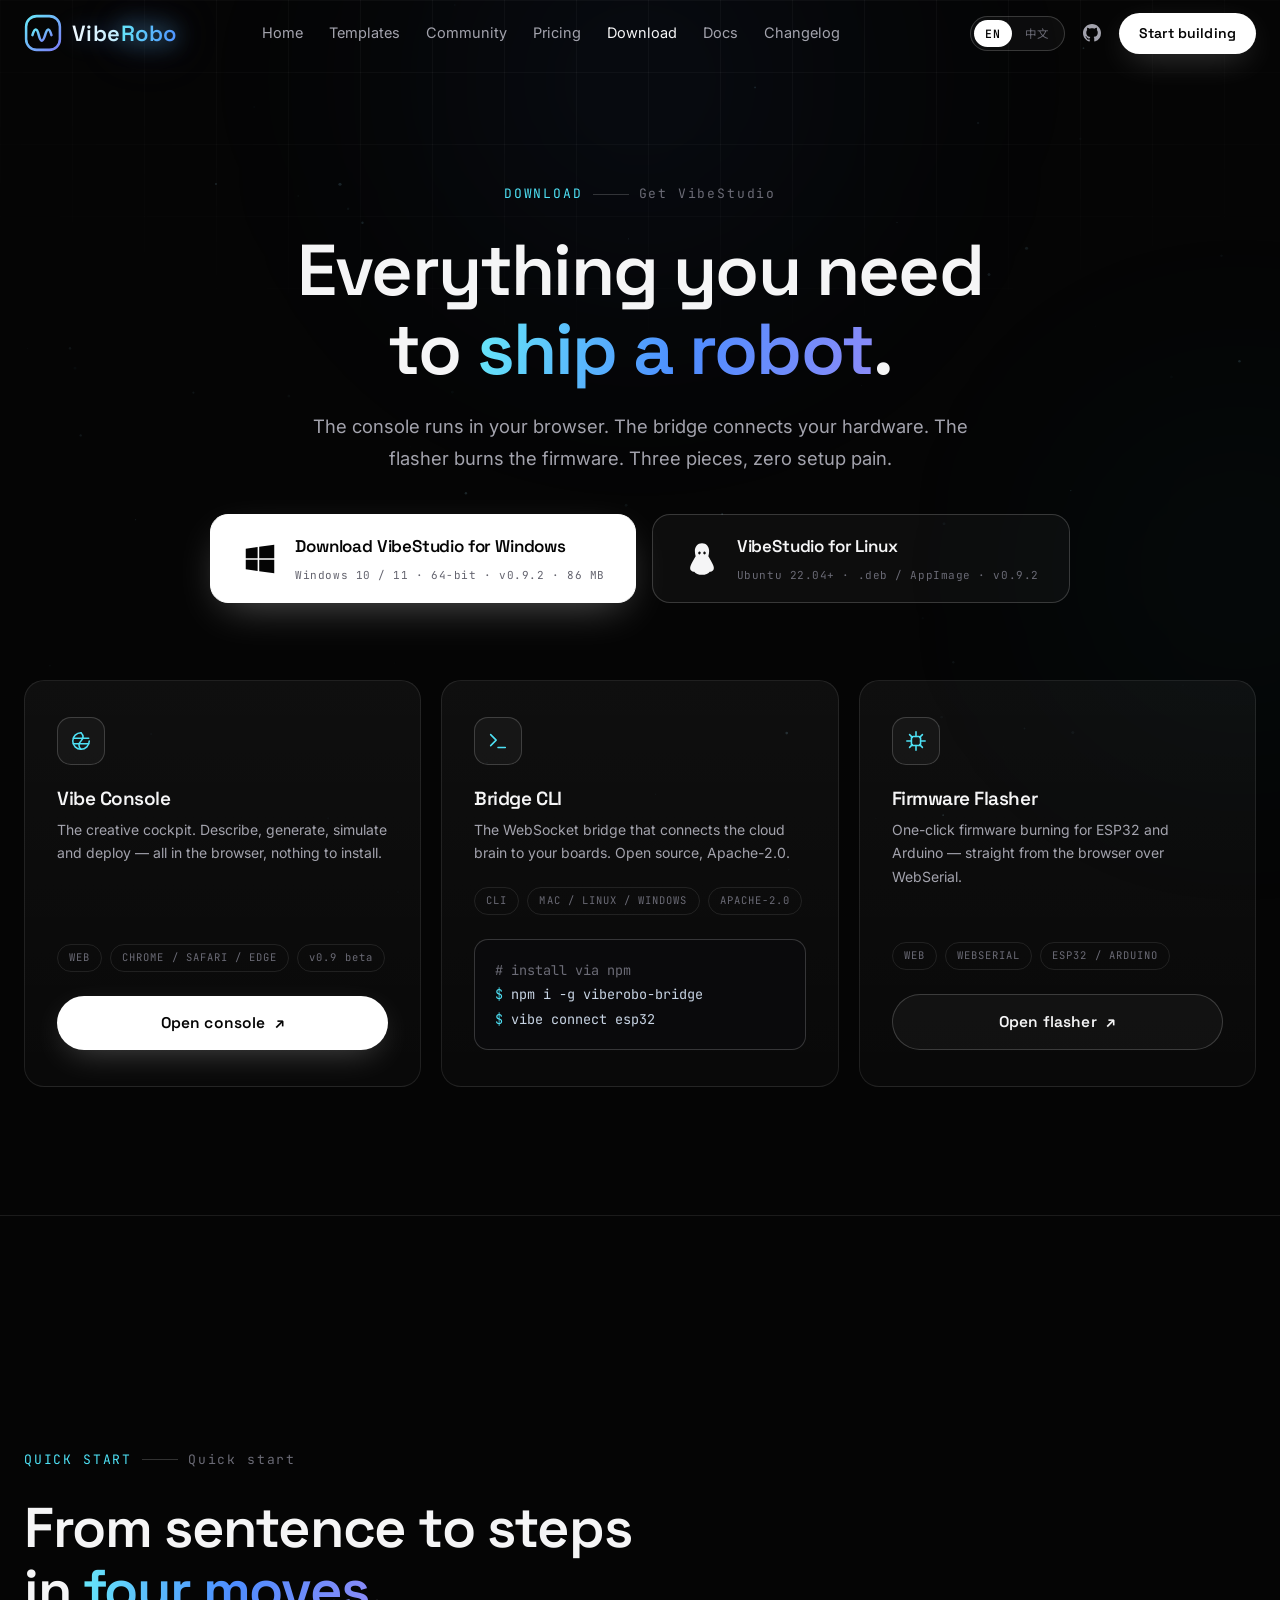
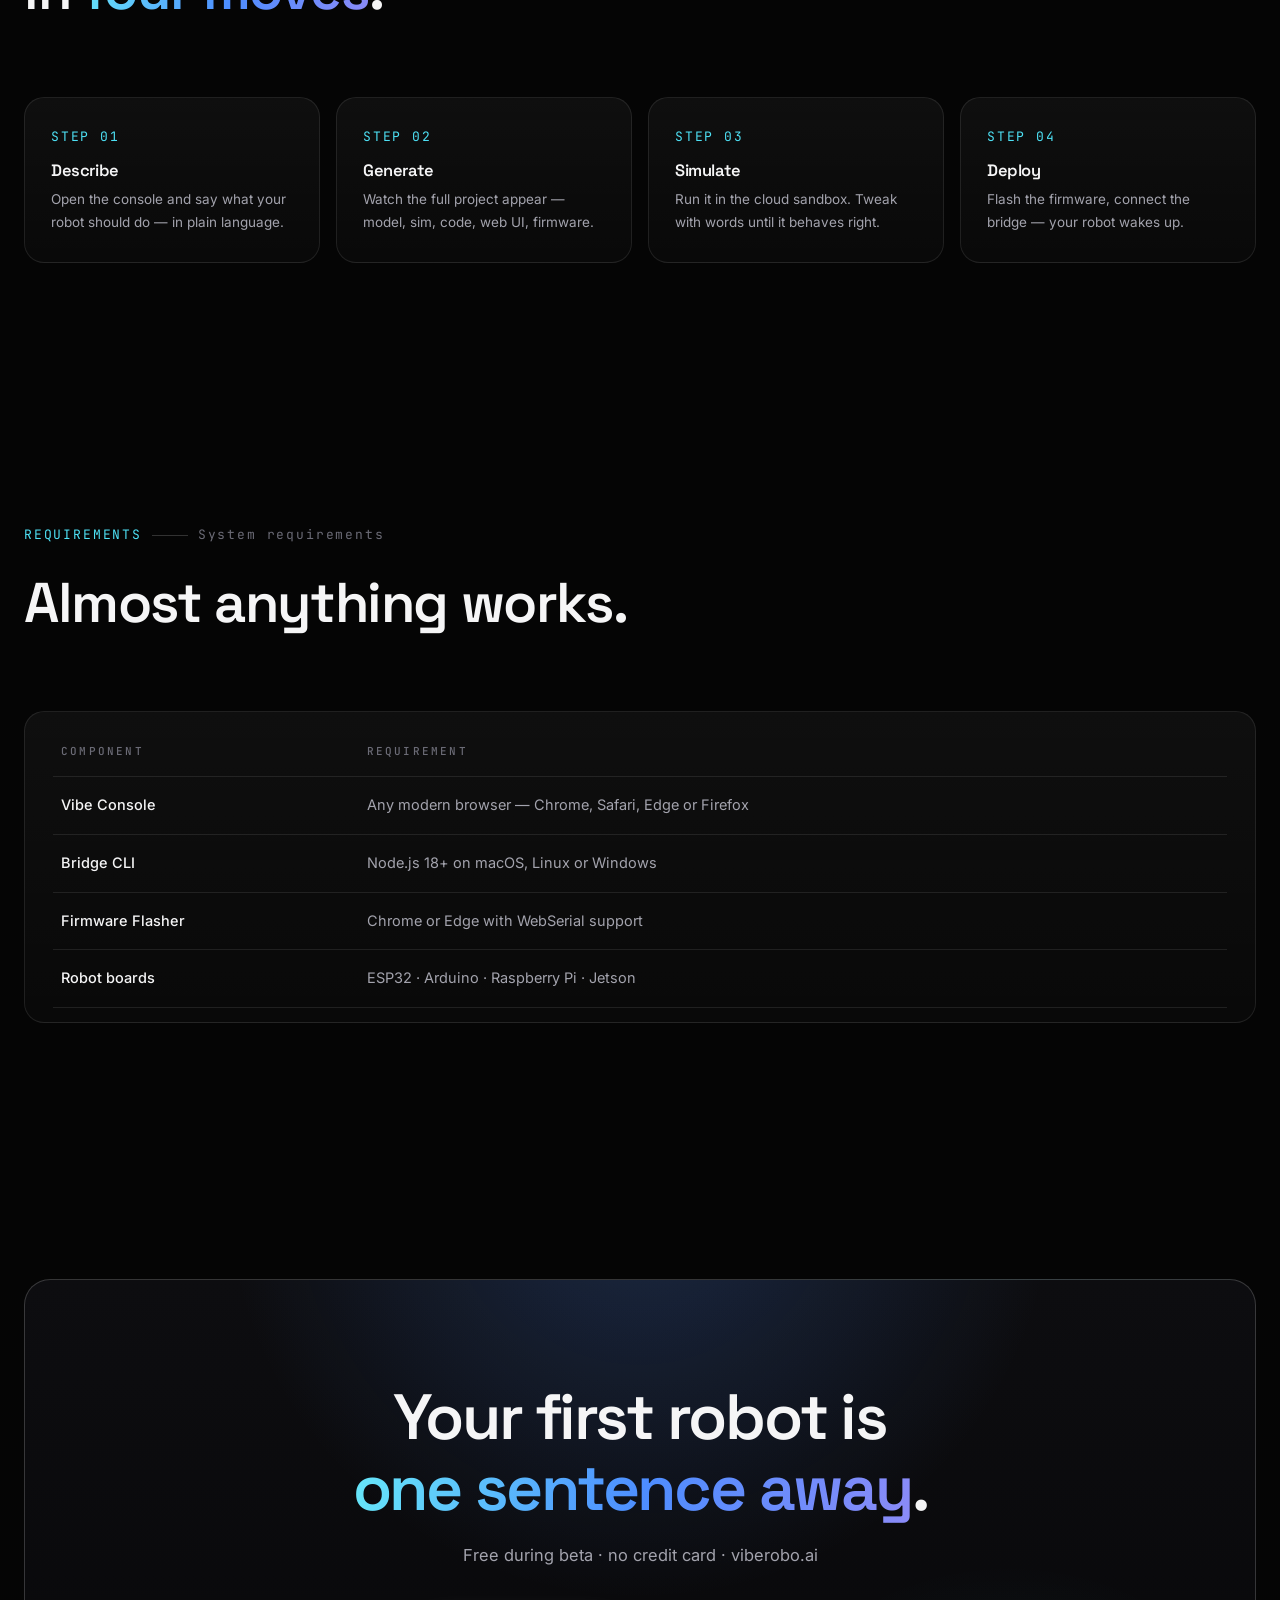
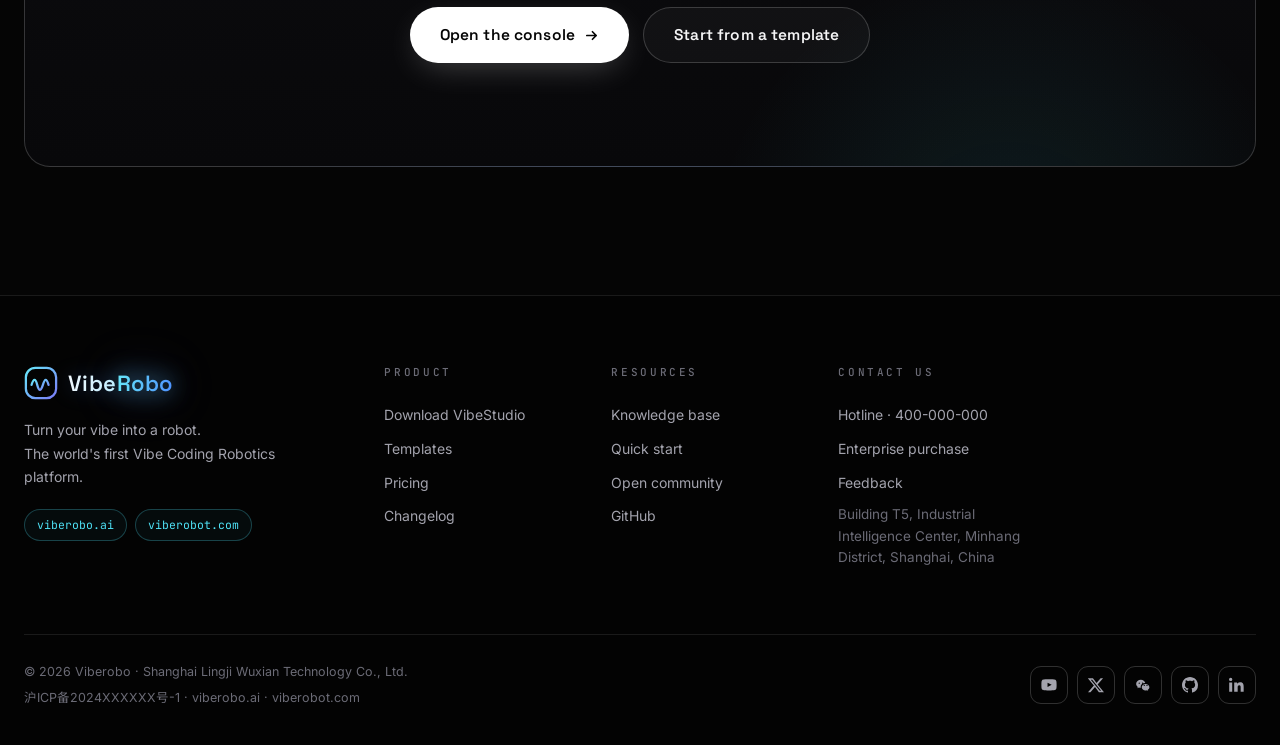
<file: download.html>
<!DOCTYPE html>
<html lang="en">
<head>
<meta charset="UTF-8">
<meta name="viewport" content="width=device-width, initial-scale=1.0">
<title>Download — Viberobo | Start Building</title>
<meta name="description" content="Get the Viberobo Vibe Console, hardware bridge and firmware flasher. From your first sentence to a walking robot in minutes.">
<link rel="icon" type="image/svg+xml" href="assets/favicon.svg">
<script>!function(){var l=localStorage.getItem('vb-lang');if(!l){l=/^zh/i.test(navigator.language||'')?'zh':'en'}if(l==='zh')document.documentElement.classList.add('zh')}()</script>
<link rel="preconnect" href="https://fonts.googleapis.com">
<link rel="preconnect" href="https://fonts.gstatic.com" crossorigin>
<link href="https://fonts.googleapis.com/css2?family=Space+Grotesk:wght@400;500;600;700&family=Inter:wght@400;500;600&family=JetBrains+Mono:wght@400;500&family=Noto+Sans+SC:wght@400;500;700&display=swap" rel="stylesheet">
<link rel="stylesheet" href="css/style.css?v=5">
</head>
<body>

<div id="progress"></div>
<div class="bg-grid"></div>
<div class="bg-glow"><i class="g1"></i><i class="g2"></i></div>
<canvas id="stars"></canvas>

<header id="nav">
  <div class="nav-in">
    <a class="logo" href="index.html" aria-label="VibeRobo home">
      <svg viewBox="0 0 36 36" fill="none" aria-hidden="true"><defs><linearGradient id="lg" x1="0" y1="0" x2="1" y2="1"><stop offset="0" stop-color="#67e8f9"/><stop offset="1" stop-color="#7c7cf8"/></linearGradient></defs><rect x="2" y="2" width="32" height="32" rx="10" stroke="url(#lg)" stroke-width="2.4"/><path d="M8 20c2.2-7 4.2-7 6 0s3.8 7 6 0 3.8-7 6 0" stroke="url(#lg)" stroke-width="2.4" stroke-linecap="round"/></svg>
      <span class="logo-text">Vibe<b>Robo</b></span>
    </a>
    <nav class="main" aria-label="Main">
      <a href="index.html"><span class="en-t">Home</span><span class="zh-t">首页</span></a>
      <a href="templates.html"><span class="en-t">Templates</span><span class="zh-t">模板库</span></a>
      <a href="community.html"><span class="en-t">Community</span><span class="zh-t">开源社区</span></a>
      <a href="pricing.html"><span class="en-t">Pricing</span><span class="zh-t">价格</span></a>
      <a href="download.html" class="active"><span class="en-t">Download</span><span class="zh-t">下载</span></a><a href="docs.html"><span class="en-t">Docs</span><span class="zh-t">知识库</span></a><a href="changelog.html"><span class="en-t">Changelog</span><span class="zh-t">更新日志</span></a>
    </nav>
    <div class="nav-cta">
      <div class="lang-sw" role="button" aria-label="Switch language"><span data-lang="en">EN</span><span data-lang="zh">中文</span></div>
      <a class="gh-link" href="https://github.com/viberobo" target="_blank" rel="noopener" aria-label="GitHub">
        <svg viewBox="0 0 16 16" aria-hidden="true"><path d="M8 0C3.58 0 0 3.58 0 8c0 3.54 2.29 6.53 5.47 7.59.4.07.55-.17.55-.38 0-.19-.01-.82-.01-1.49-2.01.37-2.53-.49-2.69-.94-.09-.23-.48-.94-.82-1.13-.28-.15-.68-.52-.01-.53.63-.01 1.08.58 1.23.82.72 1.21 1.87.87 2.33.66.07-.52.28-.87.51-1.07-1.78-.2-3.64-.89-3.64-3.95 0-.87.31-1.59.82-2.15-.08-.2-.36-1.02.08-2.12 0 0 .67-.21 2.2.82.64-.18 1.32-.27 2-.27s1.36.09 2 .27c1.53-1.04 2.2-.82 2.2-.82.44 1.1.16 1.92.08 2.12.51.56.82 1.27.82 2.15 0 3.07-1.87 3.75-3.65 3.95.29.25.54.73.54 1.48 0 1.07-.01 1.93-.01 2.2 0 .21.15.46.55.38A8.01 8.01 0 0 0 16 8c0-4.42-3.58-8-8-8Z"/></svg>
      </a>
      <a class="btn btn-primary btn-sm" href="#downloads"><span class="en-t">Start building</span><span class="zh-t">开始创造</span></a>
      <button class="menu-btn" id="menuBtn" aria-label="Menu"><i></i><i></i><i></i></button>
    </div>
  </div>
</header>

<main>

<section class="page-hero">
  <div class="wrap center">
    <div class="chapter" style="justify-content:center" data-reveal><span class="num">DOWNLOAD</span><span class="rule"></span><span class="en-t">Get VibeStudio</span><span class="zh-t">获取 VibeStudio</span></div>
    <h2 class="h2" data-reveal style="--d:.08s"><span class="en-b">Everything you need<br>to <span class="grad-text">ship a robot</span>.</span><span class="zh-b">造出机器人所需的<br><span class="grad-text">全部工具</span>。</span></h2>
    <p class="lead" data-reveal style="--d:.16s"><span class="en-t">The console runs in your browser. The bridge connects your hardware. The flasher burns the firmware. Three pieces, zero setup pain.</span><span class="zh-t">控制台在浏览器里运行，桥接器连接硬件，烧录器写入固件。三件工具，零配置痛苦。</span></p>

    <!-- VibeStudio desktop downloads -->
    <div class="dl-hero" data-reveal style="--d:.22s">
      <a class="dl-btn win" href="https://download.viberobo.ai/VibeStudio-Setup-0.9.2-x64.exe">
        <svg class="os-ico" viewBox="0 0 24 24" fill="currentColor" aria-hidden="true"><path d="M3 5.5 10.5 4.4v7.1H3V5.5ZM3 12.5h7.5v7.1L3 18.5v-6ZM11.5 4.2 21 3v8.5h-9.5V4.2ZM11.5 12.5H21V21l-9.5-1.2v-7.3Z"/></svg>
        <span>
          <b><span class="en-t">Download VibeStudio for Windows</span><span class="zh-t">下载 VibeStudio · Windows 版</span></b>
          <small>Windows 10 / 11 · 64-bit · v0.9.2 · 86 MB</small>
        </span>
      </a>
      <a class="dl-btn linux" href="https://download.viberobo.ai/VibeStudio-0.9.2.AppImage">
        <svg class="os-ico" viewBox="0 0 24 24" fill="currentColor" aria-hidden="true"><path d="M12 2c-2.8 0-4.5 2.2-4.5 5 0 1.2.2 2.3.5 3.2-.9 1.5-2.4 4-3.2 6-.5 1.3-.3 2.4.3 3 .5.5 1.2.8 2 .8.7 1.2 2.7 2 4.9 2s4.2-.8 4.9-2c.8 0 1.5-.3 2-.8.6-.6.8-1.7.3-3-.8-2-2.3-4.5-3.2-6 .3-.9.5-2 .5-3.2 0-2.8-1.7-5-4.5-5Zm-1.6 5.2c.4 0 .8.4.8.9s-.4 1-.8 1-.8-.4-.8-.9.4-1 .8-1Zm3.2 0c.4 0 .8.5.8 1s-.4.9-.8.9-.8-.5-.8-.9c0-.6.4-1 .8-1Z"/></svg>
        <span>
          <b><span class="en-t">VibeStudio for Linux</span><span class="zh-t">VibeStudio · Linux 版</span></b>
          <small>Ubuntu 22.04+ · .deb / AppImage · v0.9.2</small>
        </span>
      </a>
    </div>
  </div>
</section>

<!-- download cards -->
<section id="downloads" style="padding-top:0">
  <div class="wrap">
    <div class="dl-grid">
      <div class="card dl-card" data-reveal>
        <div class="dl-ico"><svg viewBox="0 0 24 24"><path d="M12 3a9 9 0 1 0 9 9"/><path d="M12 3c3 3 3 6 0 9s-3 6 0 9"/><path d="M3.6 9h16.8M3.6 15h16.8"/></svg></div>
        <h3>Vibe Console</h3>
        <p><span class="en-t">The creative cockpit. Describe, generate, simulate and deploy — all in the browser, nothing to install.</span><span class="zh-t">创作驾驶舱。描述、生成、仿真、部署 —— 全在浏览器里，无需安装。</span></p>
        <div class="dl-meta"><span>WEB</span><span>CHROME / SAFARI / EDGE</span><span class="en-t">v0.9 beta</span><span class="zh-t">v0.9 测试版</span></div>
        <a class="btn btn-primary" href="https://console.viberobo.ai" target="_blank" rel="noopener" style="width:100%"><span class="en-t">Open console</span><span class="zh-t">打开控制台</span><span aria-hidden="true">↗</span></a>
      </div>
      <div class="card dl-card" data-reveal style="--d:.08s">
        <div class="dl-ico"><svg viewBox="0 0 24 24"><path d="M4 17l6-6-6-6M12 19h8"/></svg></div>
        <h3>Bridge CLI</h3>
        <p><span class="en-t">The WebSocket bridge that connects the cloud brain to your boards. Open source, Apache-2.0.</span><span class="zh-t">连接云端大脑与开发板的 WebSocket 桥接器。开源，Apache-2.0 协议。</span></p>
        <div class="dl-meta"><span>CLI</span><span>MAC / LINUX / WINDOWS</span><span>APACHE-2.0</span></div>
        <div class="code-block"><span class="cm"># install via npm</span><br><span class="pr">$ </span>npm i -g viberobo-bridge<br><span class="pr">$ </span>vibe connect esp32</div>
      </div>
      <div class="card dl-card" data-reveal style="--d:.16s">
        <div class="dl-ico"><svg viewBox="0 0 24 24"><rect x="7" y="7" width="10" height="10" rx="2"/><path d="M12 2v5M12 17v5M2 12h5M17 12h5M5 5l3 3M16 16l3 3M19 5l-3 3M8 16l-3 3"/></svg></div>
        <h3>Firmware Flasher</h3>
        <p><span class="en-t">One-click firmware burning for ESP32 and Arduino — straight from the browser over WebSerial.</span><span class="zh-t">ESP32 与 Arduino 一键固件烧录 —— 通过 WebSerial 直接在浏览器里完成。</span></p>
        <div class="dl-meta"><span>WEB</span><span>WEBSERIAL</span><span>ESP32 / ARDUINO</span></div>
        <a class="btn btn-ghost" href="https://flash.viberobo.ai" target="_blank" rel="noopener" style="width:100%"><span class="en-t">Open flasher</span><span class="zh-t">打开烧录器</span><span aria-hidden="true">↗</span></a>
      </div>
    </div>
  </div>
</section>

<!-- quick start -->
<section class="chapter-block" style="border-top:1px solid var(--line)">
  <div class="wrap">
    <div class="sec-head" style="margin-top:clamp(64px,8vw,100px)">
      <div class="chapter" data-reveal><span class="num">QUICK START</span><span class="rule"></span><span class="en-t">Quick start</span><span class="zh-t">快速上手</span></div>
      <h2 class="h2" data-reveal style="--d:.08s"><span class="en-b">From sentence to steps<br>in <span class="grad-text">four moves</span>.</span><span class="zh-b">从一句话到迈出第一步，<br>只需<span class="grad-text">四步</span>。</span></h2>
    </div>
    <div class="qs">
      <div class="card qs-item" data-reveal>
        <span class="qs-n">STEP 01</span>
        <h4><span class="en-t">Describe</span><span class="zh-t">描述</span></h4>
        <p><span class="en-t">Open the console and say what your robot should do — in plain language.</span><span class="zh-t">打开控制台，用大白话说出你想让机器人做什么。</span></p>
      </div>
      <div class="card qs-item" data-reveal style="--d:.08s">
        <span class="qs-n">STEP 02</span>
        <h4><span class="en-t">Generate</span><span class="zh-t">生成</span></h4>
        <p><span class="en-t">Watch the full project appear — model, sim, code, web UI, firmware.</span><span class="zh-t">看着完整工程出现 —— 模型、仿真、代码、网页、固件。</span></p>
      </div>
      <div class="card qs-item" data-reveal style="--d:.16s">
        <span class="qs-n">STEP 03</span>
        <h4><span class="en-t">Simulate</span><span class="zh-t">仿真</span></h4>
        <p><span class="en-t">Run it in the cloud sandbox. Tweak with words until it behaves right.</span><span class="zh-t">在云端沙盒里跑起来，用语言不断调整到满意。</span></p>
      </div>
      <div class="card qs-item" data-reveal style="--d:.24s">
        <span class="qs-n">STEP 04</span>
        <h4><span class="en-t">Deploy</span><span class="zh-t">部署</span></h4>
        <p><span class="en-t">Flash the firmware, connect the bridge — your robot wakes up.</span><span class="zh-t">烧录固件、连接桥接器 —— 你的机器人醒来了。</span></p>
      </div>
    </div>
  </div>
</section>

<!-- system requirements -->
<section>
  <div class="wrap">
    <div class="sec-head">
      <div class="chapter" data-reveal><span class="num">REQUIREMENTS</span><span class="rule"></span><span class="en-t">System requirements</span><span class="zh-t">环境要求</span></div>
      <h2 class="h2" data-reveal style="--d:.08s" style="font-size:clamp(26px,3.4vw,40px)"><span class="en-b">Almost anything works.</span><span class="zh-b">几乎什么设备都能跑。</span></h2>
    </div>
    <div class="card" style="padding:14px 28px" data-reveal>
      <table class="req-table">
        <thead>
          <tr>
            <th><span class="en-t">Component</span><span class="zh-t">组件</span></th>
            <th><span class="en-t">Requirement</span><span class="zh-t">要求</span></th>
          </tr>
        </thead>
        <tbody>
          <tr>
            <td>Vibe Console</td>
            <td><span class="en-t">Any modern browser — Chrome, Safari, Edge or Firefox</span><span class="zh-t">任意现代浏览器 —— Chrome、Safari、Edge 或 Firefox</span></td>
          </tr>
          <tr>
            <td>Bridge CLI</td>
            <td><span class="en-t">Node.js 18+ on macOS, Linux or Windows</span><span class="zh-t">macOS / Linux / Windows，Node.js 18 及以上</span></td>
          </tr>
          <tr>
            <td>Firmware Flasher</td>
            <td><span class="en-t">Chrome or Edge with WebSerial support</span><span class="zh-t">支持 WebSerial 的 Chrome 或 Edge</span></td>
          </tr>
          <tr>
            <td><span class="en-t">Robot boards</span><span class="zh-t">机器人主板</span></td>
            <td>ESP32 · Arduino · Raspberry Pi · Jetson</td>
          </tr>
        </tbody>
      </table>
    </div>
  </div>
</section>

<!-- CTA -->
<section>
  <div class="wrap">
    <div class="cta-card" data-reveal>
      <h2 data-reveal style="--d:.08s"><span class="en-b">Your first robot is<br><span class="grad-text">one sentence away</span>.</span><span class="zh-b">你的第一台机器人，<br>只差<span class="grad-text">一句话</span>。</span></h2>
      <p class="cta-sub" data-reveal style="--d:.14s"><span class="en-t">Free during beta · no credit card · viberobo.ai</span><span class="zh-t">Beta 期间免费 · 无需信用卡 · viberobo.ai</span></p>
      <div class="hero-cta" style="margin-bottom:0;--d:.2s" data-reveal>
        <a class="btn btn-primary" href="https://console.viberobo.ai" target="_blank" rel="noopener"><span class="en-t">Open the console</span><span class="zh-t">打开控制台</span>
          <svg width="15" height="15" viewBox="0 0 16 16" fill="none" aria-hidden="true"><path d="M3 8h10M9 4l4 4-4 4" stroke="currentColor" stroke-width="1.8" stroke-linecap="round" stroke-linejoin="round"/></svg>
        </a>
        <a class="btn btn-ghost" href="templates.html"><span class="en-t">Start from a template</span><span class="zh-t">从模板开始</span></a>
      </div>
    </div>
  </div>
</section>

</main>

<footer>
  <div class="foot-in">
    <div class="foot-grid">
      <div class="foot-brand">
        <a class="logo" href="index.html" aria-label="VibeRobo">
          <svg viewBox="0 0 36 36" fill="none" aria-hidden="true"><defs><linearGradient id="lg" x1="0" y1="0" x2="1" y2="1"><stop offset="0" stop-color="#67e8f9"/><stop offset="1" stop-color="#7c7cf8"/></linearGradient></defs><rect x="2" y="2" width="32" height="32" rx="10" stroke="url(#lg)" stroke-width="2.4"/><path d="M8 20c2.2-7 4.2-7 6 0s3.8 7 6 0 3.8-7 6 0" stroke="url(#lg)" stroke-width="2.4" stroke-linecap="round"/></svg>
          <span class="logo-text">Vibe<b>Robo</b></span>
        </a>
        <p><span class="en-t">Turn your vibe into a robot.<br>The world's first Vibe Coding Robotics platform.</span><span class="zh-t">灵感造机，语言赋智。<br>全球首个 Vibe Coding 机器人开发平台。</span></p>
        <div class="dom-pills"><span>viberobo.ai</span><span>viberobot.com</span></div>
      </div>
      <div class="foot-col">
        <h4><span class="en-t">Product</span><span class="zh-t">产品</span></h4>
        <a href="download.html"><span class="en-t">Download VibeStudio</span><span class="zh-t">下载 VibeStudio</span></a>
        <a href="templates.html"><span class="en-t">Templates</span><span class="zh-t">模板库</span></a>
        <a href="pricing.html"><span class="en-t">Pricing</span><span class="zh-t">价格</span></a>
        <a href="changelog.html"><span class="en-t">Changelog</span><span class="zh-t">更新日志</span></a>
      </div>
      <div class="foot-col">
        <h4><span class="en-t">Resources</span><span class="zh-t">资源支持</span></h4>
        <a href="docs.html"><span class="en-t">Knowledge base</span><span class="zh-t">知识库</span></a>
        <a href="docs.html"><span class="en-t">Quick start</span><span class="zh-t">快速上手</span></a>
        <a href="community.html"><span class="en-t">Open community</span><span class="zh-t">开源社区</span></a>
        <a href="https://github.com/viberobo" target="_blank" rel="noopener">GitHub</a>
      </div>
      <div class="foot-col">
        <h4><span class="en-t">Contact us</span><span class="zh-t">联系我们</span></h4>
        <a href="tel:400000000"><span class="en-t">Hotline&nbsp;&middot;&nbsp;</span><span class="zh-t">企业咨询热线&nbsp;&middot;&nbsp;</span>400-000-000</a>
        <a href="mailto:business@viberobo.ai"><span class="en-t">Enterprise purchase</span><span class="zh-t">企业采购咨询</span></a>
        <a href="mailto:feedback@viberobo.ai"><span class="en-t">Feedback</span><span class="zh-t">建议反馈</span></a>
        <span class="foot-addr"><span class="en-t">Building T5, Industrial Intelligence Center, Minhang District, Shanghai, China</span><span class="zh-t">上海市闵行区工业智能中心T5栋</span></span>
      </div>
    </div>
    <div class="foot-bottom">
      <div class="foot-legal">
        <p>&copy; <span id="year">2026</span> Viberobo · <span class="zh-t">上海灵机无限科技有限公司版权所有</span><span class="en-t">Shanghai Lingji Wuxian Technology Co., Ltd.</span></p>
        <p><a href="https://beian.miit.gov.cn/" target="_blank" rel="noopener">沪ICP备2024XXXXXX号-1</a><span class="en-t"> · viberobo.ai · viberobot.com</span></p>
      </div>
      <div class="social-row">
        <a href="https://www.youtube.com/@viberobo" target="_blank" rel="noopener" aria-label="YouTube"><svg viewBox="0 0 24 24"><path d="M23.2 7.1s-.2-1.6-.9-2.3c-.9-.9-1.9-.9-2.4-1C16.7 3.5 12 3.5 12 3.5s-4.7 0-7.9.3c-.5.1-1.5.1-2.4 1-.7.7-.9 2.3-.9 2.3S.6 9 .6 10.9v1.8c0 1.9.2 3.8.2 3.8s.2 1.6.9 2.3c.9.9 2 .9 2.5 1 1.9.2 7.8.3 7.8.3s4.7 0 7.9-.3c.5-.1 1.5-.1 2.4-1 .7-.7.9-2.3.9-2.3s.2-1.9.2-3.8v-1.8c0-1.9-.2-3.8-.2-3.8ZM9.8 15V8.6l6.2 3.2L9.8 15Z"/></svg></a>
        <a href="https://x.com/viberobo" target="_blank" rel="noopener" aria-label="X"><svg viewBox="0 0 24 24"><path d="M18.9 1.8h3.7l-8.2 9.4L24 22.9h-7.6l-5.9-7.8-6.8 7.8H0l8.8-10L-.4 1.8h7.8l5.4 7.1 6.1-7.1Zm-1.3 18.8h2.1L6.3 4H4.1l13.5 16.6Z"/></svg></a>
        <a href="#" aria-label="WeChat"><svg viewBox="0 0 24 24"><path d="M8.9 4.2C4.9 4.2 1.7 6.9 1.7 10.2c0 1.9 1 3.5 2.5 4.7l-.6 2 2.3-1.2c.7.2 1.5.4 2.3.4h.5c-.1-.4-.2-.9-.2-1.4 0-3.1 2.9-5.6 6.5-5.6h.4c-.6-2.9-3.4-4.9-6.5-4.9ZM6.4 8.2a1 1 0 1 1 0 2 1 1 0 0 1 0-2Zm5 0a1 1 0 1 1 0 2 1 1 0 0 1 0-2Z"/><path d="M15.9 10.5c-3.2 0-5.8 2.1-5.8 4.8s2.6 4.8 5.8 4.8c.6 0 1.3-.1 1.9-.3l2 .9-.6-1.7c1.4-.9 2.4-2.2 2.4-3.7 0-2.7-2.6-4.8-5.7-4.8Zm-2 3.1a.9.9 0 1 1 0-1.8.9.9 0 0 1 0 1.8Zm4.1 0a.9.9 0 1 1 0-1.8.9.9 0 0 1 0 1.8Z"/></svg></a>
        <a href="https://github.com/viberobo" target="_blank" rel="noopener" aria-label="GitHub"><svg viewBox="0 0 16 16"><path d="M8 0C3.58 0 0 3.58 0 8c0 3.54 2.29 6.53 5.47 7.59.4.07.55-.17.55-.38 0-.19-.01-.82-.01-1.49-2.01.37-2.53-.49-2.69-.94-.09-.23-.48-.94-.82-1.13-.28-.15-.68-.52-.01-.53.63-.01 1.08.58 1.23.82.72 1.21 1.87.87 2.33.66.07-.52.28-.87.51-1.07-1.78-.2-3.64-.89-3.64-3.95 0-.87.31-1.59.82-2.15-.08-.2-.36-1.02.08-2.12 0 0 .67-.21 2.2.82.64-.18 1.32-.27 2-.27s1.36.09 2 .27c1.53-1.04 2.2-.82 2.2-.82.44 1.1.16 1.92.08 2.12.51.56.82 1.27.82 2.15 0 3.07-1.87 3.75-3.65 3.95.29.25.54.73.54 1.48 0 1.07-.01 1.93-.01 2.2 0 .21.15.46.55.38A8.01 8.01 0 0 0 16 8c0-4.42-3.58-8-8-8Z"/></svg></a>
        <a href="https://www.linkedin.com/company/viberobo" target="_blank" rel="noopener" aria-label="LinkedIn"><svg viewBox="0 0 24 24"><path d="M5 3.6a2.5 2.5 0 1 1-5 0 2.5 2.5 0 0 1 5 0ZM.3 8.4h4.5V22H.3V8.4Zm7.5 0h4.3v1.9h.1c.6-1.2 2.1-2.4 4.3-2.4 4.6 0 5.5 3 5.5 7V22h-4.5v-6.2c0-1.5 0-3.4-2.1-3.4s-2.4 1.6-2.4 3.3V22H7.8V8.4Z"/></svg></a>
      </div>
    </div>
  </div>
</footer>

<script src="js/i18n.js"></script>
<script src="js/main.js"></script>
</body>
</html>
</file>
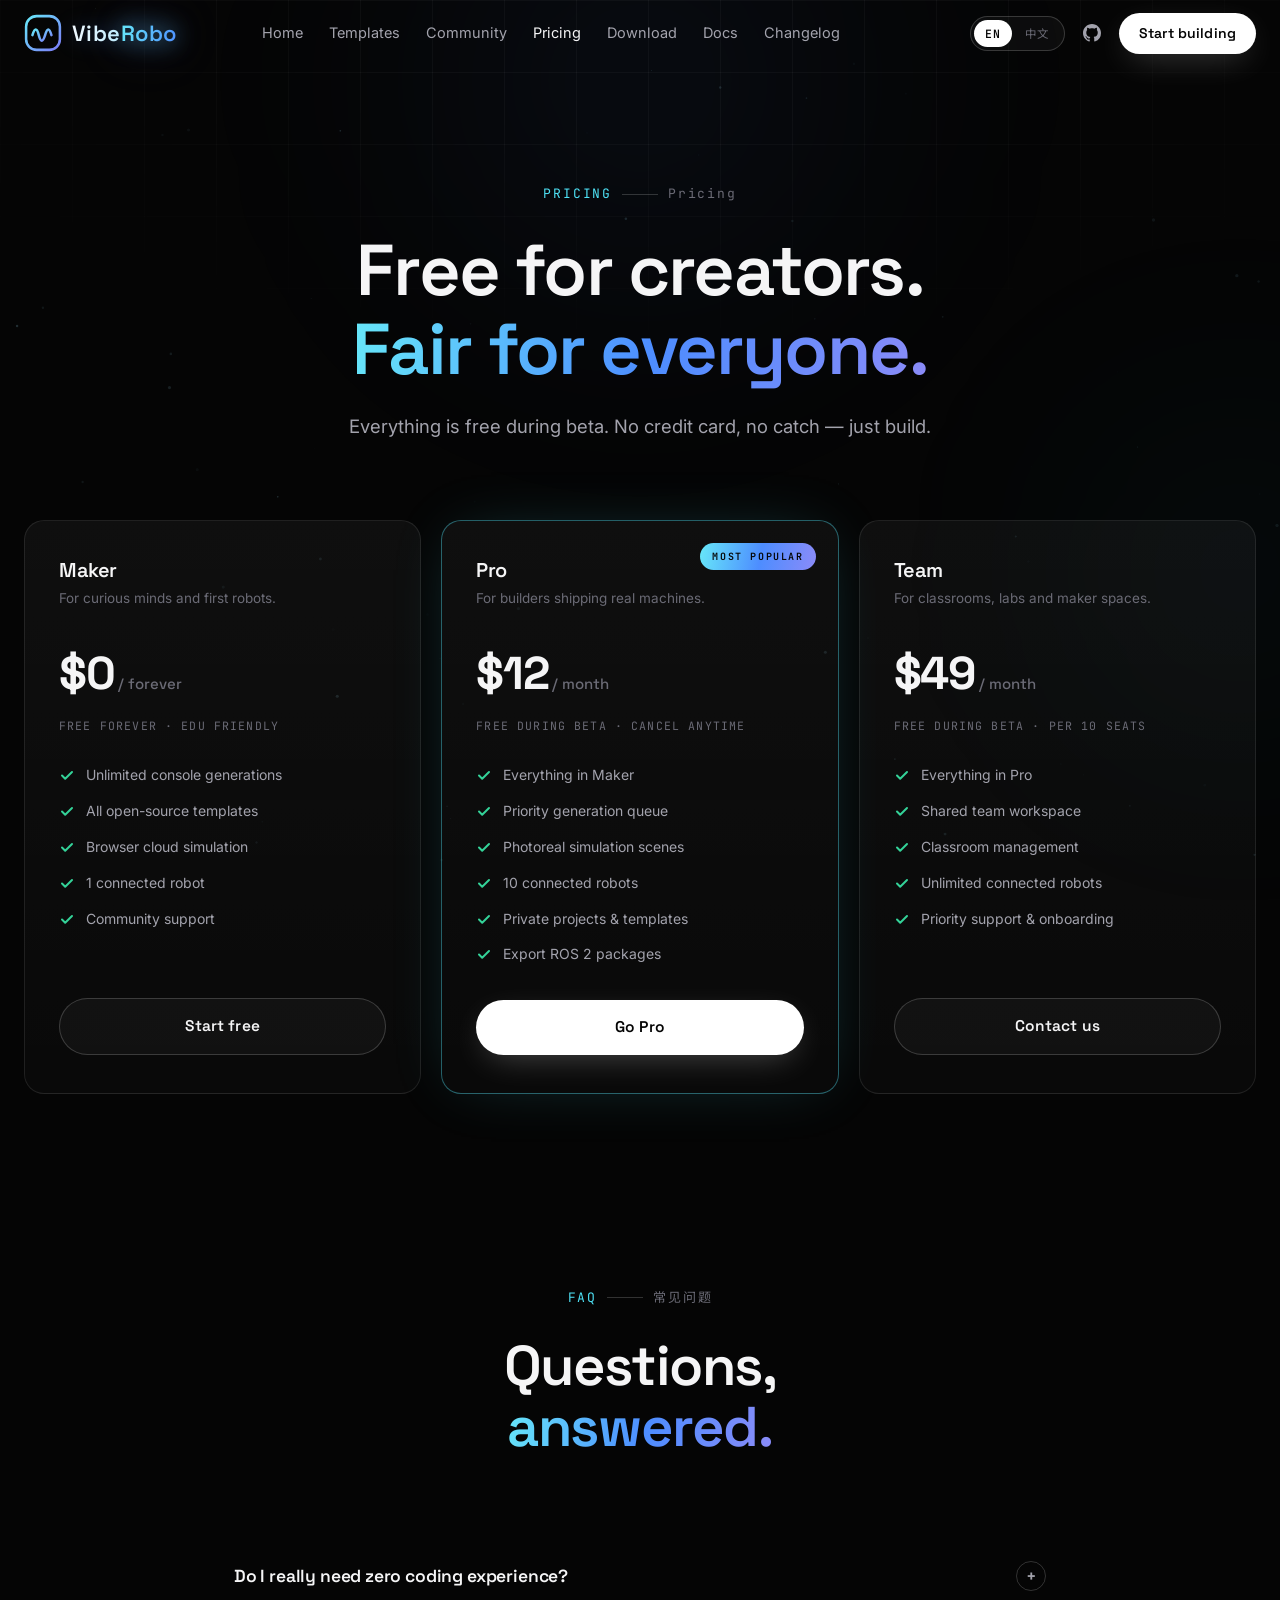
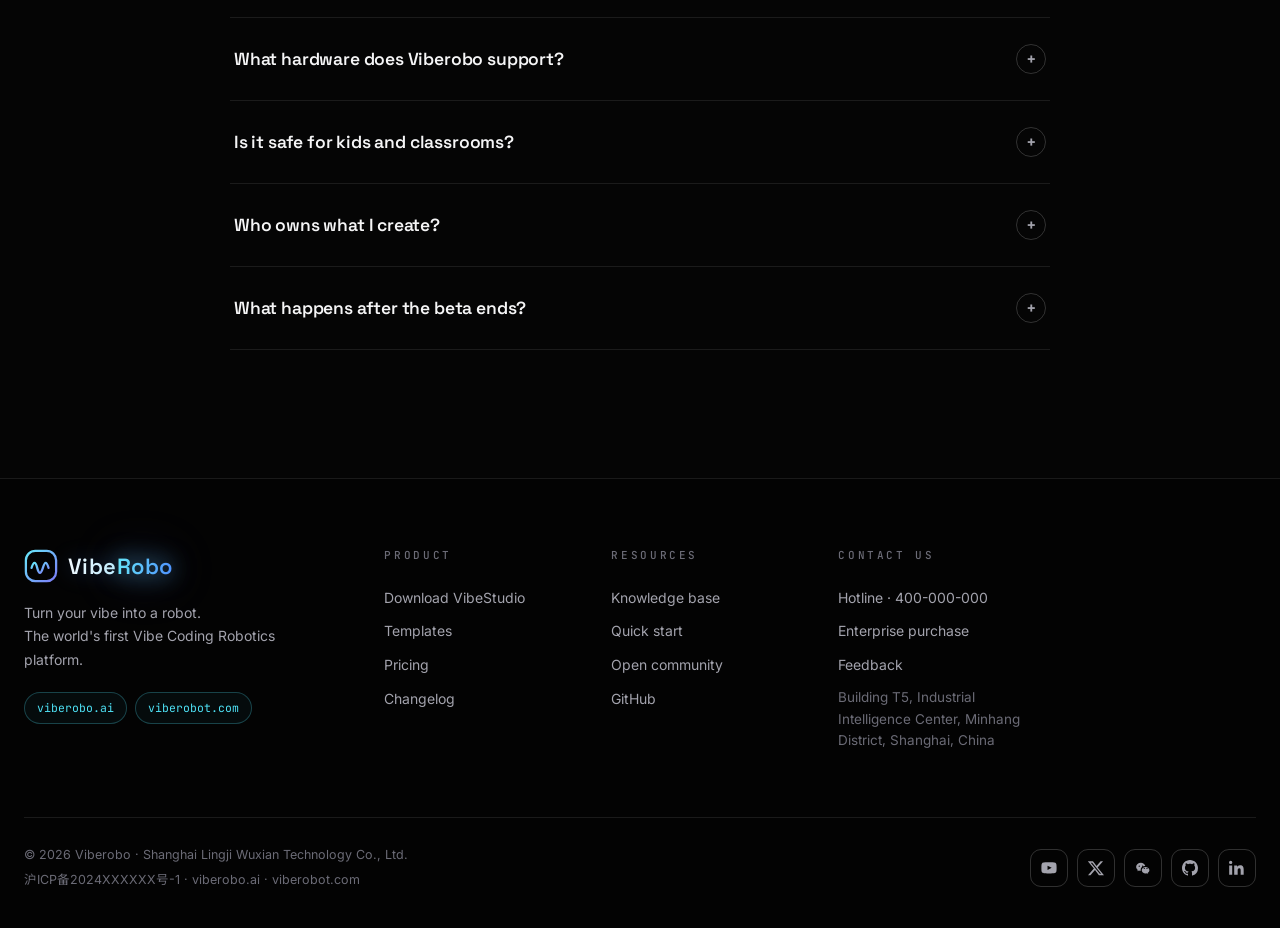
<file: pricing.html>
<!DOCTYPE html>
<html lang="en">
<head>
<meta charset="UTF-8">
<meta name="viewport" content="width=device-width, initial-scale=1.0">
<title>Pricing — Viberobo | Free during Beta</title>
<meta name="description" content="Viberobo pricing — free for creators during beta. Pro for power builders, Team for classrooms and labs.">
<link rel="icon" type="image/svg+xml" href="assets/favicon.svg">
<script>!function(){var l=localStorage.getItem('vb-lang');if(!l){l=/^zh/i.test(navigator.language||'')?'zh':'en'}if(l==='zh')document.documentElement.classList.add('zh')}()</script>
<link rel="preconnect" href="https://fonts.googleapis.com">
<link rel="preconnect" href="https://fonts.gstatic.com" crossorigin>
<link href="https://fonts.googleapis.com/css2?family=Space+Grotesk:wght@400;500;600;700&family=Inter:wght@400;500;600&family=JetBrains+Mono:wght@400;500&family=Noto+Sans+SC:wght@400;500;700&display=swap" rel="stylesheet">
<link rel="stylesheet" href="css/style.css?v=5">
</head>
<body>

<div id="progress"></div>
<div class="bg-grid"></div>
<div class="bg-glow"><i class="g1"></i><i class="g2"></i></div>
<canvas id="stars"></canvas>

<header id="nav">
  <div class="nav-in">
    <a class="logo" href="index.html" aria-label="VibeRobo home">
      <svg viewBox="0 0 36 36" fill="none" aria-hidden="true"><defs><linearGradient id="lg" x1="0" y1="0" x2="1" y2="1"><stop offset="0" stop-color="#67e8f9"/><stop offset="1" stop-color="#7c7cf8"/></linearGradient></defs><rect x="2" y="2" width="32" height="32" rx="10" stroke="url(#lg)" stroke-width="2.4"/><path d="M8 20c2.2-7 4.2-7 6 0s3.8 7 6 0 3.8-7 6 0" stroke="url(#lg)" stroke-width="2.4" stroke-linecap="round"/></svg>
      <span class="logo-text">Vibe<b>Robo</b></span>
    </a>
    <nav class="main" aria-label="Main">
      <a href="index.html"><span class="en-t">Home</span><span class="zh-t">首页</span></a>
      <a href="templates.html"><span class="en-t">Templates</span><span class="zh-t">模板库</span></a>
      <a href="community.html"><span class="en-t">Community</span><span class="zh-t">开源社区</span></a>
      <a href="pricing.html" class="active"><span class="en-t">Pricing</span><span class="zh-t">价格</span></a>
      <a href="download.html"><span class="en-t">Download</span><span class="zh-t">下载</span></a><a href="docs.html"><span class="en-t">Docs</span><span class="zh-t">知识库</span></a><a href="changelog.html"><span class="en-t">Changelog</span><span class="zh-t">更新日志</span></a>
    </nav>
    <div class="nav-cta">
      <div class="lang-sw" role="button" aria-label="Switch language"><span data-lang="en">EN</span><span data-lang="zh">中文</span></div>
      <a class="gh-link" href="https://github.com/viberobo" target="_blank" rel="noopener" aria-label="GitHub">
        <svg viewBox="0 0 16 16" aria-hidden="true"><path d="M8 0C3.58 0 0 3.58 0 8c0 3.54 2.29 6.53 5.47 7.59.4.07.55-.17.55-.38 0-.19-.01-.82-.01-1.49-2.01.37-2.53-.49-2.69-.94-.09-.23-.48-.94-.82-1.13-.28-.15-.68-.52-.01-.53.63-.01 1.08.58 1.23.82.72 1.21 1.87.87 2.33.66.07-.52.28-.87.51-1.07-1.78-.2-3.64-.89-3.64-3.95 0-.87.31-1.59.82-2.15-.08-.2-.36-1.02.08-2.12 0 0 .67-.21 2.2.82.64-.18 1.32-.27 2-.27s1.36.09 2 .27c1.53-1.04 2.2-.82 2.2-.82.44 1.1.16 1.92.08 2.12.51.56.82 1.27.82 2.15 0 3.07-1.87 3.75-3.65 3.95.29.25.54.73.54 1.48 0 1.07-.01 1.93-.01 2.2 0 .21.15.46.55.38A8.01 8.01 0 0 0 16 8c0-4.42-3.58-8-8-8Z"/></svg>
      </a>
      <a class="btn btn-primary btn-sm" href="download.html"><span class="en-t">Start building</span><span class="zh-t">开始创造</span></a>
      <button class="menu-btn" id="menuBtn" aria-label="Menu"><i></i><i></i><i></i></button>
    </div>
  </div>
</header>

<main>

<section class="page-hero">
  <div class="wrap center">
    <div class="chapter" style="justify-content:center" data-reveal><span class="num">PRICING</span><span class="rule"></span><span class="en-t">Pricing</span><span class="zh-t">价格</span></div>
    <h2 class="h2" data-reveal style="--d:.08s"><span class="en-b">Free for creators.<br><span class="grad-text">Fair for everyone.</span></span><span class="zh-b">创作者免费，<br><span class="grad-text">对所有人公平。</span></span></h2>
    <p class="lead" data-reveal style="--d:.16s"><span class="en-t">Everything is free during beta. No credit card, no catch — just build.</span><span class="zh-t">Beta 期间全部免费。无需信用卡，没有套路 —— 尽管造。</span></p>
  </div>
</section>

<section style="padding-top:0">
  <div class="wrap">
    <div class="price-grid">
      <!-- Free -->
      <div class="card plan" data-reveal>
        <h3>Maker</h3>
        <p class="p-desc"><span class="en-t">For curious minds and first robots.</span><span class="zh-t">为好奇心与第一台机器人而备。</span></p>
        <div class="p-price">$0<small><span class="en-t"> / forever</span><span class="zh-t"> / 永久</span></small></div>
        <div class="p-cycle"><span class="en-t">FREE FOREVER · EDU FRIENDLY</span><span class="zh-t">永久免费 · 教育友好</span></div>
        <ul>
          <li><svg viewBox="0 0 16 16"><path d="m3 8.5 3.2 3.2L13 5"/></svg><span class="en-t">Unlimited console generations</span><span class="zh-t">控制台生成次数不限</span></li>
          <li><svg viewBox="0 0 16 16"><path d="m3 8.5 3.2 3.2L13 5"/></svg><span class="en-t">All open-source templates</span><span class="zh-t">全部开源模板</span></li>
          <li><svg viewBox="0 0 16 16"><path d="m3 8.5 3.2 3.2L13 5"/></svg><span class="en-t">Browser cloud simulation</span><span class="zh-t">网页端云端仿真</span></li>
          <li><svg viewBox="0 0 16 16"><path d="m3 8.5 3.2 3.2L13 5"/></svg><span class="en-t">1 connected robot</span><span class="zh-t">连接 1 台机器人</span></li>
          <li><svg viewBox="0 0 16 16"><path d="m3 8.5 3.2 3.2L13 5"/></svg><span class="en-t">Community support</span><span class="zh-t">社区支持</span></li>
        </ul>
        <a class="btn btn-ghost" href="download.html" style="width:100%"><span class="en-t">Start free</span><span class="zh-t">免费开始</span></a>
      </div>
      <!-- Pro -->
      <div class="card plan hot" data-reveal style="--d:.08s">
        <span class="plan-badge"><span class="en-t">Most popular</span><span class="zh-t">最受欢迎</span></span>
        <h3>Pro</h3>
        <p class="p-desc"><span class="en-t">For builders shipping real machines.</span><span class="zh-t">为认真造机的 builder 而备。</span></p>
        <div class="p-price">$12<small><span class="en-t"> / month</span><span class="zh-t"> / 月</span></small></div>
        <div class="p-cycle"><span class="en-t">FREE DURING BETA · CANCEL ANYTIME</span><span class="zh-t">BETA 期间免费 · 随时取消</span></div>
        <ul>
          <li><svg viewBox="0 0 16 16"><path d="m3 8.5 3.2 3.2L13 5"/></svg><span class="en-t">Everything in Maker</span><span class="zh-t">包含 Maker 全部功能</span></li>
          <li><svg viewBox="0 0 16 16"><path d="m3 8.5 3.2 3.2L13 5"/></svg><span class="en-t">Priority generation queue</span><span class="zh-t">生成优先队列</span></li>
          <li><svg viewBox="0 0 16 16"><path d="m3 8.5 3.2 3.2L13 5"/></svg><span class="en-t">Photoreal simulation scenes</span><span class="zh-t">照片级仿真场景</span></li>
          <li><svg viewBox="0 0 16 16"><path d="m3 8.5 3.2 3.2L13 5"/></svg><span class="en-t">10 connected robots</span><span class="zh-t">连接 10 台机器人</span></li>
          <li><svg viewBox="0 0 16 16"><path d="m3 8.5 3.2 3.2L13 5"/></svg><span class="en-t">Private projects &amp; templates</span><span class="zh-t">私有项目与模板</span></li>
          <li><svg viewBox="0 0 16 16"><path d="m3 8.5 3.2 3.2L13 5"/></svg><span class="en-t">Export ROS 2 packages</span><span class="zh-t">导出 ROS 2 功能包</span></li>
        </ul>
        <a class="btn btn-primary" href="download.html" style="width:100%"><span class="en-t">Go Pro</span><span class="zh-t">升级 Pro</span></a>
      </div>
      <!-- Team -->
      <div class="card plan" data-reveal style="--d:.16s">
        <h3>Team</h3>
        <p class="p-desc"><span class="en-t">For classrooms, labs and maker spaces.</span><span class="zh-t">为课堂、实验室与创客空间而备。</span></p>
        <div class="p-price">$49<small><span class="en-t"> / month</span><span class="zh-t"> / 月</span></small></div>
        <div class="p-cycle"><span class="en-t">FREE DURING BETA · PER 10 SEATS</span><span class="zh-t">BETA 期间免费 · 每 10 席位</span></div>
        <ul>
          <li><svg viewBox="0 0 16 16"><path d="m3 8.5 3.2 3.2L13 5"/></svg><span class="en-t">Everything in Pro</span><span class="zh-t">包含 Pro 全部功能</span></li>
          <li><svg viewBox="0 0 16 16"><path d="m3 8.5 3.2 3.2L13 5"/></svg><span class="en-t">Shared team workspace</span><span class="zh-t">团队共享工作区</span></li>
          <li><svg viewBox="0 0 16 16"><path d="m3 8.5 3.2 3.2L13 5"/></svg><span class="en-t">Classroom management</span><span class="zh-t">课堂管理工具</span></li>
          <li><svg viewBox="0 0 16 16"><path d="m3 8.5 3.2 3.2L13 5"/></svg><span class="en-t">Unlimited connected robots</span><span class="zh-t">机器人连接数不限</span></li>
          <li><svg viewBox="0 0 16 16"><path d="m3 8.5 3.2 3.2L13 5"/></svg><span class="en-t">Priority support &amp; onboarding</span><span class="zh-t">优先支持与上手辅导</span></li>
        </ul>
        <a class="btn btn-ghost" href="mailto:hello@viberobo.ai" style="width:100%"><span class="en-t">Contact us</span><span class="zh-t">联系我们</span></a>
      </div>
    </div>
  </div>
</section>

<!-- FAQ -->
<section style="padding-top:clamp(40px,5vw,60px)">
  <div class="wrap">
    <div class="sec-head center">
      <div class="chapter" style="justify-content:center" data-reveal><span class="num">FAQ</span><span class="rule"></span><span class="en-t">常见问题</span><span class="zh-t">常见问题</span></div>
      <h2 class="h2" data-reveal style="--d:.08s"><span class="en-b">Questions,<br><span class="grad-text">answered.</span></span><span class="zh-b">常见问题，<br><span class="grad-text">一次说清。</span></span></h2>
    </div>
    <div class="faq" data-reveal>
      <div class="faq-item">
        <button class="faq-q"><span><span class="en-t">Do I really need zero coding experience?</span><span class="zh-t">真的完全不需要编程基础吗？</span></span><span class="fx"></span></button>
        <div class="faq-a"><p><span class="en-t">Yes. Viberobo is built so that language is the only interface you need. Describe behaviors in plain words — the platform generates, validates and wires everything. If you do know code, you can open any generated file and edit it directly; everything is standard, readable and yours.</span><span class="zh-t">是的。Viberobo 的设计目标就是让语言成为唯一需要的接口 —— 用大白话描述行为，平台自动生成、校验并接好每一层。如果你会写代码，也可以直接打开任何生成文件修改：一切都是标准、可读、属于你的代码。</span></p></div>
      </div>
      <div class="faq-item">
        <button class="faq-q"><span><span class="en-t">What hardware does Viberobo support?</span><span class="zh-t">Viberobo 支持哪些硬件？</span></span><span class="fx"></span></button>
        <div class="faq-a"><p><span class="en-t">The bridge service connects to ESP32, Arduino, Raspberry Pi and Jetson boards out of the box, and the generated code speaks ROS 2, Gazebo, MuJoCo and PyBullet on the software side. The bridge layer is Apache-2.0 open source, so any board can be added by the community.</span><span class="zh-t">桥接服务开箱支持 ESP32、Arduino、树莓派与 Jetson；软件侧生成的代码兼容 ROS 2、Gazebo、MuJoCo 与 PyBullet。桥接层以 Apache-2.0 开源，社区可以为任何开发板添加支持。</span></p></div>
      </div>
      <div class="faq-item">
        <button class="faq-q"><span><span class="en-t">Is it safe for kids and classrooms?</span><span class="zh-t">对青少年和课堂来说安全吗？</span></span><span class="fx"></span></button>
        <div class="faq-a"><p><span class="en-t">Safety is designed in, not bolted on: every project runs in the cloud simulation first, firmware ships with conservative speed and torque limits, and nothing deploys to hardware until the sim passes. Team plans add classroom management so teachers can supervise every workspace.</span><span class="zh-t">安全是设计进去的，不是事后补的：每个项目都先跑云端仿真，固件默认保守的速度与力矩限制，仿真不通过就不会部署到硬件。Team 版还提供课堂管理，老师可以监督每个工作区。</span></p></div>
      </div>
      <div class="faq-item">
        <button class="faq-q"><span><span class="en-t">Who owns what I create?</span><span class="zh-t">我创造的作品归谁所有？</span></span><span class="fx"></span></button>
        <div class="faq-a"><p><span class="en-t">You do. Every project, model and line of code generated for you is yours to keep, modify and commercialize. Templates you fork remain under their open-source licenses; your original creations are simply yours.</span><span class="zh-t">归你。为你生成的每个项目、模型和每一行代码，都属于你 —— 可保留、可修改、可商用。你复刻的模板仍遵循其开源协议；你的原创作品则完全属于你。</span></p></div>
      </div>
      <div class="faq-item">
        <button class="faq-q"><span><span class="en-t">What happens after the beta ends?</span><span class="zh-t">Beta 结束后会怎样？</span></span><span class="fx"></span></button>
        <div class="faq-a"><p><span class="en-t">The Maker plan stays free forever — that's a commitment, not a promotion. Pro and Team will start at the listed prices, and every beta user gets an extended free period plus early-bird pricing as a thank-you.</span><span class="zh-t">Maker 版永久免费 —— 这是承诺，不是促销。Pro 和 Team 将按页面价格开始收费，所有 Beta 用户都会获得延长的免费期与早鸟价作为感谢。</span></p></div>
      </div>
    </div>
  </div>
</section>

</main>

<footer>
  <div class="foot-in">
    <div class="foot-grid">
      <div class="foot-brand">
        <a class="logo" href="index.html" aria-label="VibeRobo">
          <svg viewBox="0 0 36 36" fill="none" aria-hidden="true"><defs><linearGradient id="lg" x1="0" y1="0" x2="1" y2="1"><stop offset="0" stop-color="#67e8f9"/><stop offset="1" stop-color="#7c7cf8"/></linearGradient></defs><rect x="2" y="2" width="32" height="32" rx="10" stroke="url(#lg)" stroke-width="2.4"/><path d="M8 20c2.2-7 4.2-7 6 0s3.8 7 6 0 3.8-7 6 0" stroke="url(#lg)" stroke-width="2.4" stroke-linecap="round"/></svg>
          <span class="logo-text">Vibe<b>Robo</b></span>
        </a>
        <p><span class="en-t">Turn your vibe into a robot.<br>The world's first Vibe Coding Robotics platform.</span><span class="zh-t">灵感造机，语言赋智。<br>全球首个 Vibe Coding 机器人开发平台。</span></p>
        <div class="dom-pills"><span>viberobo.ai</span><span>viberobot.com</span></div>
      </div>
      <div class="foot-col">
        <h4><span class="en-t">Product</span><span class="zh-t">产品</span></h4>
        <a href="download.html"><span class="en-t">Download VibeStudio</span><span class="zh-t">下载 VibeStudio</span></a>
        <a href="templates.html"><span class="en-t">Templates</span><span class="zh-t">模板库</span></a>
        <a href="pricing.html"><span class="en-t">Pricing</span><span class="zh-t">价格</span></a>
        <a href="changelog.html"><span class="en-t">Changelog</span><span class="zh-t">更新日志</span></a>
      </div>
      <div class="foot-col">
        <h4><span class="en-t">Resources</span><span class="zh-t">资源支持</span></h4>
        <a href="docs.html"><span class="en-t">Knowledge base</span><span class="zh-t">知识库</span></a>
        <a href="docs.html"><span class="en-t">Quick start</span><span class="zh-t">快速上手</span></a>
        <a href="community.html"><span class="en-t">Open community</span><span class="zh-t">开源社区</span></a>
        <a href="https://github.com/viberobo" target="_blank" rel="noopener">GitHub</a>
      </div>
      <div class="foot-col">
        <h4><span class="en-t">Contact us</span><span class="zh-t">联系我们</span></h4>
        <a href="tel:400000000"><span class="en-t">Hotline&nbsp;&middot;&nbsp;</span><span class="zh-t">企业咨询热线&nbsp;&middot;&nbsp;</span>400-000-000</a>
        <a href="mailto:business@viberobo.ai"><span class="en-t">Enterprise purchase</span><span class="zh-t">企业采购咨询</span></a>
        <a href="mailto:feedback@viberobo.ai"><span class="en-t">Feedback</span><span class="zh-t">建议反馈</span></a>
        <span class="foot-addr"><span class="en-t">Building T5, Industrial Intelligence Center, Minhang District, Shanghai, China</span><span class="zh-t">上海市闵行区工业智能中心T5栋</span></span>
      </div>
    </div>
    <div class="foot-bottom">
      <div class="foot-legal">
        <p>&copy; <span id="year">2026</span> Viberobo · <span class="zh-t">上海灵机无限科技有限公司版权所有</span><span class="en-t">Shanghai Lingji Wuxian Technology Co., Ltd.</span></p>
        <p><a href="https://beian.miit.gov.cn/" target="_blank" rel="noopener">沪ICP备2024XXXXXX号-1</a><span class="en-t"> · viberobo.ai · viberobot.com</span></p>
      </div>
      <div class="social-row">
        <a href="https://www.youtube.com/@viberobo" target="_blank" rel="noopener" aria-label="YouTube"><svg viewBox="0 0 24 24"><path d="M23.2 7.1s-.2-1.6-.9-2.3c-.9-.9-1.9-.9-2.4-1C16.7 3.5 12 3.5 12 3.5s-4.7 0-7.9.3c-.5.1-1.5.1-2.4 1-.7.7-.9 2.3-.9 2.3S.6 9 .6 10.9v1.8c0 1.9.2 3.8.2 3.8s.2 1.6.9 2.3c.9.9 2 .9 2.5 1 1.9.2 7.8.3 7.8.3s4.7 0 7.9-.3c.5-.1 1.5-.1 2.4-1 .7-.7.9-2.3.9-2.3s.2-1.9.2-3.8v-1.8c0-1.9-.2-3.8-.2-3.8ZM9.8 15V8.6l6.2 3.2L9.8 15Z"/></svg></a>
        <a href="https://x.com/viberobo" target="_blank" rel="noopener" aria-label="X"><svg viewBox="0 0 24 24"><path d="M18.9 1.8h3.7l-8.2 9.4L24 22.9h-7.6l-5.9-7.8-6.8 7.8H0l8.8-10L-.4 1.8h7.8l5.4 7.1 6.1-7.1Zm-1.3 18.8h2.1L6.3 4H4.1l13.5 16.6Z"/></svg></a>
        <a href="#" aria-label="WeChat"><svg viewBox="0 0 24 24"><path d="M8.9 4.2C4.9 4.2 1.7 6.9 1.7 10.2c0 1.9 1 3.5 2.5 4.7l-.6 2 2.3-1.2c.7.2 1.5.4 2.3.4h.5c-.1-.4-.2-.9-.2-1.4 0-3.1 2.9-5.6 6.5-5.6h.4c-.6-2.9-3.4-4.9-6.5-4.9ZM6.4 8.2a1 1 0 1 1 0 2 1 1 0 0 1 0-2Zm5 0a1 1 0 1 1 0 2 1 1 0 0 1 0-2Z"/><path d="M15.9 10.5c-3.2 0-5.8 2.1-5.8 4.8s2.6 4.8 5.8 4.8c.6 0 1.3-.1 1.9-.3l2 .9-.6-1.7c1.4-.9 2.4-2.2 2.4-3.7 0-2.7-2.6-4.8-5.7-4.8Zm-2 3.1a.9.9 0 1 1 0-1.8.9.9 0 0 1 0 1.8Zm4.1 0a.9.9 0 1 1 0-1.8.9.9 0 0 1 0 1.8Z"/></svg></a>
        <a href="https://github.com/viberobo" target="_blank" rel="noopener" aria-label="GitHub"><svg viewBox="0 0 16 16"><path d="M8 0C3.58 0 0 3.58 0 8c0 3.54 2.29 6.53 5.47 7.59.4.07.55-.17.55-.38 0-.19-.01-.82-.01-1.49-2.01.37-2.53-.49-2.69-.94-.09-.23-.48-.94-.82-1.13-.28-.15-.68-.52-.01-.53.63-.01 1.08.58 1.23.82.72 1.21 1.87.87 2.33.66.07-.52.28-.87.51-1.07-1.78-.2-3.64-.89-3.64-3.95 0-.87.31-1.59.82-2.15-.08-.2-.36-1.02.08-2.12 0 0 .67-.21 2.2.82.64-.18 1.32-.27 2-.27s1.36.09 2 .27c1.53-1.04 2.2-.82 2.2-.82.44 1.1.16 1.92.08 2.12.51.56.82 1.27.82 2.15 0 3.07-1.87 3.75-3.65 3.95.29.25.54.73.54 1.48 0 1.07-.01 1.93-.01 2.2 0 .21.15.46.55.38A8.01 8.01 0 0 0 16 8c0-4.42-3.58-8-8-8Z"/></svg></a>
        <a href="https://www.linkedin.com/company/viberobo" target="_blank" rel="noopener" aria-label="LinkedIn"><svg viewBox="0 0 24 24"><path d="M5 3.6a2.5 2.5 0 1 1-5 0 2.5 2.5 0 0 1 5 0ZM.3 8.4h4.5V22H.3V8.4Zm7.5 0h4.3v1.9h.1c.6-1.2 2.1-2.4 4.3-2.4 4.6 0 5.5 3 5.5 7V22h-4.5v-6.2c0-1.5 0-3.4-2.1-3.4s-2.4 1.6-2.4 3.3V22H7.8V8.4Z"/></svg></a>
      </div>
    </div>
  </div>
</footer>

<script src="js/i18n.js"></script>
<script src="js/main.js"></script>
</body>
</html>
</file>
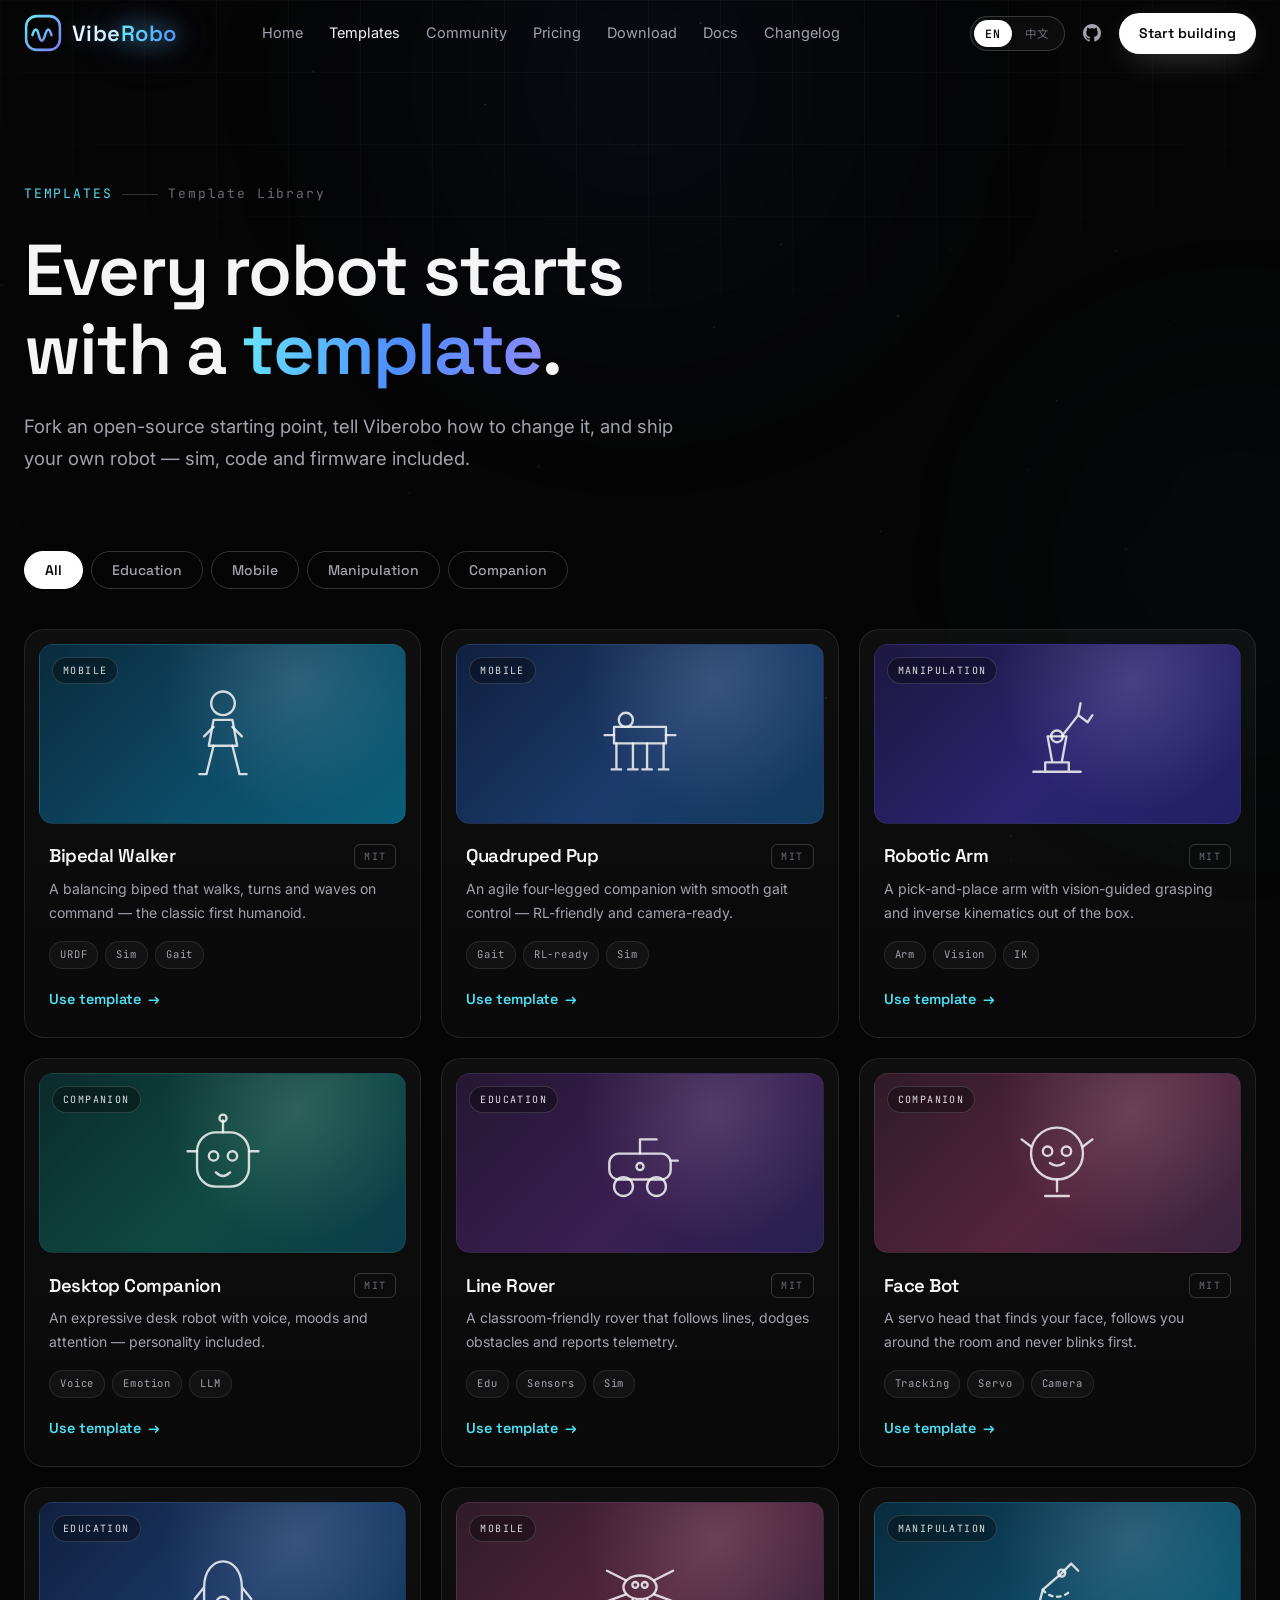
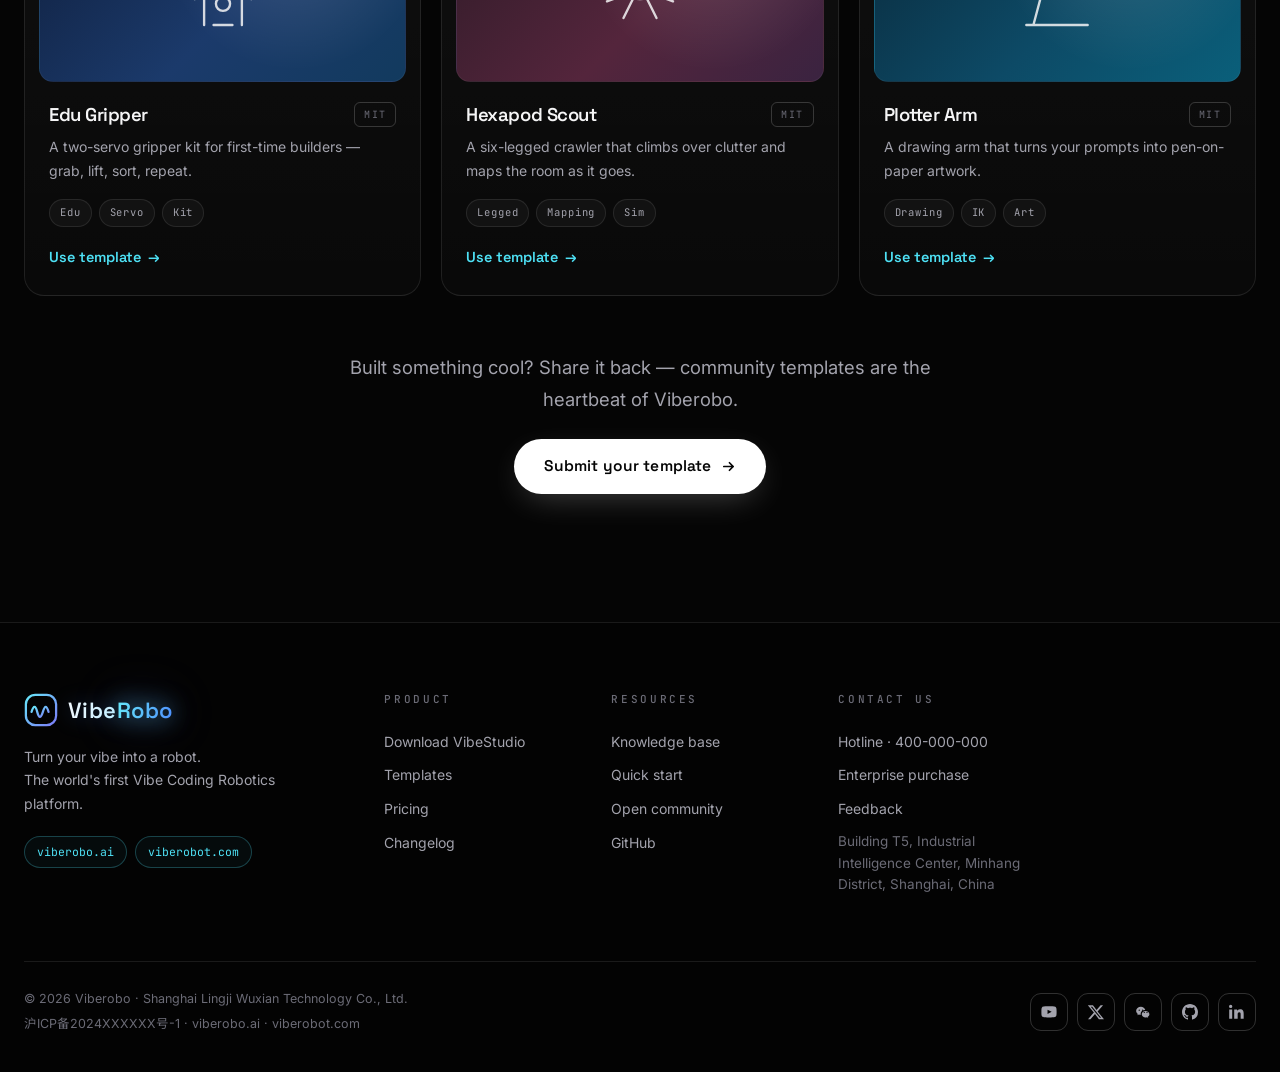
<file: templates.html>
<!DOCTYPE html>
<html lang="en">
<head>
<meta charset="UTF-8">
<meta name="viewport" content="width=device-width, initial-scale=1.0">
<title>Templates — Viberobo | Open-source Robot Template Library</title>
<meta name="description" content="Open-source robot templates — fork, remix and ship. Bipedal walkers, quadrupeds, arms, companions and more, all generated-ready.">
<link rel="icon" type="image/svg+xml" href="assets/favicon.svg">
<script>!function(){var l=localStorage.getItem('vb-lang');if(!l){l=/^zh/i.test(navigator.language||'')?'zh':'en'}if(l==='zh')document.documentElement.classList.add('zh')}()</script>
<link rel="preconnect" href="https://fonts.googleapis.com">
<link rel="preconnect" href="https://fonts.gstatic.com" crossorigin>
<link href="https://fonts.googleapis.com/css2?family=Space+Grotesk:wght@400;500;600;700&family=Inter:wght@400;500;600&family=JetBrains+Mono:wght@400;500&family=Noto+Sans+SC:wght@400;500;700&display=swap" rel="stylesheet">
<link rel="stylesheet" href="css/style.css?v=5">
</head>
<body>

<div id="progress"></div>
<div class="bg-grid"></div>
<div class="bg-glow"><i class="g1"></i><i class="g2"></i></div>
<canvas id="stars"></canvas>

<header id="nav">
  <div class="nav-in">
    <a class="logo" href="index.html" aria-label="VibeRobo home">
      <svg viewBox="0 0 36 36" fill="none" aria-hidden="true"><defs><linearGradient id="lg" x1="0" y1="0" x2="1" y2="1"><stop offset="0" stop-color="#67e8f9"/><stop offset="1" stop-color="#7c7cf8"/></linearGradient></defs><rect x="2" y="2" width="32" height="32" rx="10" stroke="url(#lg)" stroke-width="2.4"/><path d="M8 20c2.2-7 4.2-7 6 0s3.8 7 6 0 3.8-7 6 0" stroke="url(#lg)" stroke-width="2.4" stroke-linecap="round"/></svg>
      <span class="logo-text">Vibe<b>Robo</b></span>
    </a>
    <nav class="main" aria-label="Main">
      <a href="index.html"><span class="en-t">Home</span><span class="zh-t">首页</span></a>
      <a href="templates.html" class="active"><span class="en-t">Templates</span><span class="zh-t">模板库</span></a>
      <a href="community.html"><span class="en-t">Community</span><span class="zh-t">开源社区</span></a>
      <a href="pricing.html"><span class="en-t">Pricing</span><span class="zh-t">价格</span></a>
      <a href="download.html"><span class="en-t">Download</span><span class="zh-t">下载</span></a><a href="docs.html"><span class="en-t">Docs</span><span class="zh-t">知识库</span></a><a href="changelog.html"><span class="en-t">Changelog</span><span class="zh-t">更新日志</span></a>
    </nav>
    <div class="nav-cta">
      <div class="lang-sw" role="button" aria-label="Switch language"><span data-lang="en">EN</span><span data-lang="zh">中文</span></div>
      <a class="gh-link" href="https://github.com/viberobo" target="_blank" rel="noopener" aria-label="GitHub">
        <svg viewBox="0 0 16 16" aria-hidden="true"><path d="M8 0C3.58 0 0 3.58 0 8c0 3.54 2.29 6.53 5.47 7.59.4.07.55-.17.55-.38 0-.19-.01-.82-.01-1.49-2.01.37-2.53-.49-2.69-.94-.09-.23-.48-.94-.82-1.13-.28-.15-.68-.52-.01-.53.63-.01 1.08.58 1.23.82.72 1.21 1.87.87 2.33.66.07-.52.28-.87.51-1.07-1.78-.2-3.64-.89-3.64-3.95 0-.87.31-1.59.82-2.15-.08-.2-.36-1.02.08-2.12 0 0 .67-.21 2.2.82.64-.18 1.32-.27 2-.27s1.36.09 2 .27c1.53-1.04 2.2-.82 2.2-.82.44 1.1.16 1.92.08 2.12.51.56.82 1.27.82 2.15 0 3.07-1.87 3.75-3.65 3.95.29.25.54.73.54 1.48 0 1.07-.01 1.93-.01 2.2 0 .21.15.46.55.38A8.01 8.01 0 0 0 16 8c0-4.42-3.58-8-8-8Z"/></svg>
      </a>
      <a class="btn btn-primary btn-sm" href="download.html"><span class="en-t">Start building</span><span class="zh-t">开始创造</span></a>
      <button class="menu-btn" id="menuBtn" aria-label="Menu"><i></i><i></i><i></i></button>
    </div>
  </div>
</header>

<main>

<section class="page-hero">
  <div class="wrap">
    <div class="chapter" data-reveal><span class="num">TEMPLATES</span><span class="rule"></span><span class="en-t">Template Library</span><span class="zh-t">开源模板库</span></div>
    <h2 class="h2" data-reveal style="--d:.08s"><span class="en-b">Every robot starts<br>with a <span class="grad-text">template</span>.</span><span class="zh-b">每台机器人，<br>都从一个<span class="grad-text">模板</span>开始。</span></h2>
    <p class="lead" data-reveal style="--d:.16s"><span class="en-t">Fork an open-source starting point, tell Viberobo how to change it, and ship your own robot — sim, code and firmware included.</span><span class="zh-t">复刻一个开源起点，告诉 Viberobo 你想怎么改 —— 仿真、代码、固件一并生成，做出你自己的机器人。</span></p>
  </div>
</section>

<section style="padding-top:0">
  <div class="wrap">
    <div class="filters" data-reveal>
      <button class="f-tab on" data-cat="all"><span class="en-t">All</span><span class="zh-t">全部</span></button>
      <button class="f-tab" data-cat="edu"><span class="en-t">Education</span><span class="zh-t">教育</span></button>
      <button class="f-tab" data-cat="mobile"><span class="en-t">Mobile</span><span class="zh-t">移动机器人</span></button>
      <button class="f-tab" data-cat="manip"><span class="en-t">Manipulation</span><span class="zh-t">机械臂</span></button>
      <button class="f-tab" data-cat="companion"><span class="en-t">Companion</span><span class="zh-t">陪伴</span></button>
    </div>

    <div class="tpl-grid">
      <!-- 1 bipedal -->
      <article class="card tpl" data-cat="mobile" data-reveal>
        <div class="tpl-vis tv-1"><span class="tpl-cat"><span class="en-t">Mobile</span><span class="zh-t">移动</span></span><svg viewBox="0 0 100 100"><circle cx="50" cy="24" r="10"/><path d="M42 38h16l4 22H38l4-22Z"/><path d="M42 60 36 84M58 60l6 24M36 84h-6M64 84h6M42 44l-8 8M58 44l8 8"/></svg></div>
        <div class="tpl-in">
          <div class="tpl-head"><h3>Bipedal Walker</h3><span class="tpl-lic">MIT</span></div>
          <p><span class="en-t">A balancing biped that walks, turns and waves on command — the classic first humanoid.</span><span class="zh-t">会行走、转弯、挥手的自平衡双足 —— 经典的第一台人形机器人。</span></p>
          <div class="tpl-tags"><span>URDF</span><span>Sim</span><span>Gait</span></div>
          <a class="tpl-link" href="download.html"><span class="en-t">Use template</span><span class="zh-t">使用模板</span><span aria-hidden="true">→</span></a>
        </div>
      </article>
      <!-- 2 quadruped -->
      <article class="card tpl" data-cat="mobile" data-reveal style="--d:.06s">
        <div class="tpl-vis tv-2"><span class="tpl-cat"><span class="en-t">Mobile</span><span class="zh-t">移动</span></span><svg viewBox="0 0 100 100"><path d="M28 44h44v14H28z"/><path d="M30 58v22M44 58v22M56 58v22M70 58v22M26 80h8M40 80h8M52 80h8M66 80h8"/><circle cx="38" cy="38" r="6"/><path d="M28 51h-8M80 51h-8"/></svg></div>
        <div class="tpl-in">
          <div class="tpl-head"><h3>Quadruped Pup</h3><span class="tpl-lic">MIT</span></div>
          <p><span class="en-t">An agile four-legged companion with smooth gait control — RL-friendly and camera-ready.</span><span class="zh-t">步态顺滑的四足伙伴，强化学习友好，可挂相机。</span></p>
          <div class="tpl-tags"><span>Gait</span><span>RL-ready</span><span>Sim</span></div>
          <a class="tpl-link" href="download.html"><span class="en-t">Use template</span><span class="zh-t">使用模板</span><span aria-hidden="true">→</span></a>
        </div>
      </article>
      <!-- 3 arm -->
      <article class="card tpl" data-cat="manip" data-reveal style="--d:.12s">
        <div class="tpl-vis tv-3"><span class="tpl-cat"><span class="en-t">Manipulation</span><span class="zh-t">机械臂</span></span><svg viewBox="0 0 100 100"><path d="M30 82h40M40 82v-8h20v8M46 74l-4-22h16l-4 22"/><path d="M54 52 68 34M68 34l8 6M76 40l4-6M68 34l2-10"/><circle cx="50" cy="52" r="5"/></svg></div>
        <div class="tpl-in">
          <div class="tpl-head"><h3>Robotic Arm</h3><span class="tpl-lic">MIT</span></div>
          <p><span class="en-t">A pick-and-place arm with vision-guided grasping and inverse kinematics out of the box.</span><span class="zh-t">视觉引导抓取的取放机械臂，开箱自带逆运动学。</span></p>
          <div class="tpl-tags"><span>Arm</span><span>Vision</span><span>IK</span></div>
          <a class="tpl-link" href="download.html"><span class="en-t">Use template</span><span class="zh-t">使用模板</span><span aria-hidden="true">→</span></a>
        </div>
      </article>
      <!-- 4 companion -->
      <article class="card tpl" data-cat="companion" data-reveal>
        <div class="tpl-vis tv-4"><span class="tpl-cat"><span class="en-t">Companion</span><span class="zh-t">陪伴</span></span><svg viewBox="0 0 100 100"><path d="M50 14v10"/><circle cx="50" cy="12" r="3"/><rect x="28" y="24" width="44" height="46" rx="16"/><circle cx="42" cy="44" r="4"/><circle cx="58" cy="44" r="4"/><path d="M44 58c4 4 8 4 12 0M28 40h-8M80 40h-8"/></svg></div>
        <div class="tpl-in">
          <div class="tpl-head"><h3>Desktop Companion</h3><span class="tpl-lic">MIT</span></div>
          <p><span class="en-t">An expressive desk robot with voice, moods and attention — personality included.</span><span class="zh-t">有语音、有情绪、会关注你的桌面伙伴 —— 自带人格。</span></p>
          <div class="tpl-tags"><span>Voice</span><span>Emotion</span><span>LLM</span></div>
          <a class="tpl-link" href="download.html"><span class="en-t">Use template</span><span class="zh-t">使用模板</span><span aria-hidden="true">→</span></a>
        </div>
      </article>
      <!-- 5 rover -->
      <article class="card tpl" data-cat="edu" data-reveal style="--d:.06s">
        <div class="tpl-vis tv-5"><span class="tpl-cat"><span class="en-t">Education</span><span class="zh-t">教育</span></span><svg viewBox="0 0 100 100"><rect x="24" y="42" width="52" height="22" rx="8"/><circle cx="36" cy="70" r="8"/><circle cx="64" cy="70" r="8"/><path d="M50 42V30M50 30h14M76 48h6"/><circle cx="50" cy="53" r="3"/></svg></div>
        <div class="tpl-in">
          <div class="tpl-head"><h3>Line Rover</h3><span class="tpl-lic">MIT</span></div>
          <p><span class="en-t">A classroom-friendly rover that follows lines, dodges obstacles and reports telemetry.</span><span class="zh-t">课堂友好的循迹小车：沿线行驶、自动避障、实时遥测。</span></p>
          <div class="tpl-tags"><span>Edu</span><span>Sensors</span><span>Sim</span></div>
          <a class="tpl-link" href="download.html"><span class="en-t">Use template</span><span class="zh-t">使用模板</span><span aria-hidden="true">→</span></a>
        </div>
      </article>
      <!-- 6 face bot -->
      <article class="card tpl" data-cat="companion" data-reveal style="--d:.12s">
        <div class="tpl-vis tv-6"><span class="tpl-cat"><span class="en-t">Companion</span><span class="zh-t">陪伴</span></span><svg viewBox="0 0 100 100"><circle cx="50" cy="42" r="22"/><circle cx="42" cy="40" r="4"/><circle cx="58" cy="40" r="4"/><path d="M44 50c4 3 8 3 12 0M50 64v10M40 78h20M28 36l-8-6M72 36l8-6"/></svg></div>
        <div class="tpl-in">
          <div class="tpl-head"><h3>Face Bot</h3><span class="tpl-lic">MIT</span></div>
          <p><span class="en-t">A servo head that finds your face, follows you around the room and never blinks first.</span><span class="zh-t">会找脸、会追人的舵机云台 —— 永远先盯着你看。</span></p>
          <div class="tpl-tags"><span>Tracking</span><span>Servo</span><span>Camera</span></div>
          <a class="tpl-link" href="download.html"><span class="en-t">Use template</span><span class="zh-t">使用模板</span><span aria-hidden="true">→</span></a>
        </div>
      </article>
      <!-- 7 gripper edu -->
      <article class="card tpl" data-cat="edu" data-reveal>
        <div class="tpl-vis tv-2"><span class="tpl-cat"><span class="en-t">Education</span><span class="zh-t">教育</span></span><svg viewBox="0 0 100 100"><path d="M34 78V46M66 78V46M34 46c0-14 8-22 16-22s16 8 16 22M34 46l-8 10M66 46l8 10M42 78h16"/><circle cx="50" cy="60" r="6"/></svg></div>
        <div class="tpl-in">
          <div class="tpl-head"><h3>Edu Gripper</h3><span class="tpl-lic">MIT</span></div>
          <p><span class="en-t">A two-servo gripper kit for first-time builders — grab, lift, sort, repeat.</span><span class="zh-t">双舵机夹爪套件，零基础第一课 —— 抓取、抬起、分拣、重复。</span></p>
          <div class="tpl-tags"><span>Edu</span><span>Servo</span><span>Kit</span></div>
          <a class="tpl-link" href="download.html"><span class="en-t">Use template</span><span class="zh-t">使用模板</span><span aria-hidden="true">→</span></a>
        </div>
      </article>
      <!-- 8 spider -->
      <article class="card tpl" data-cat="mobile" data-reveal style="--d:.06s">
        <div class="tpl-vis tv-6"><span class="tpl-cat"><span class="en-t">Mobile</span><span class="zh-t">移动</span></span><svg viewBox="0 0 100 100"><ellipse cx="50" cy="46" rx="14" ry="10"/><path d="M38 40 22 32M38 52 22 58M62 40l16-8M62 52l16 6M44 56l-8 16M56 56l8 16"/><circle cx="46" cy="44" r="2.5"/><circle cx="54" cy="44" r="2.5"/></svg></div>
        <div class="tpl-in">
          <div class="tpl-head"><h3>Hexapod Scout</h3><span class="tpl-lic">MIT</span></div>
          <p><span class="en-t">A six-legged crawler that climbs over clutter and maps the room as it goes.</span><span class="zh-t">六足爬虫机器人，翻越杂物、边走边建图。</span></p>
          <div class="tpl-tags"><span>Legged</span><span>Mapping</span><span>Sim</span></div>
          <a class="tpl-link" href="download.html"><span class="en-t">Use template</span><span class="zh-t">使用模板</span><span aria-hidden="true">→</span></a>
        </div>
      </article>
      <!-- 9 drawing arm -->
      <article class="card tpl" data-cat="manip" data-reveal style="--d:.12s">
        <div class="tpl-vis tv-1"><span class="tpl-cat"><span class="en-t">Manipulation</span><span class="zh-t">机械臂</span></span><svg viewBox="0 0 100 100"><path d="M24 78h52M30 78l8-30 16-14M54 34l8-8M62 26l6 6"/><path d="M38 48c6 8 18 8 24 0" stroke-dasharray="3 4"/><circle cx="54" cy="34" r="3"/></svg></div>
        <div class="tpl-in">
          <div class="tpl-head"><h3>Plotter Arm</h3><span class="tpl-lic">MIT</span></div>
          <p><span class="en-t">A drawing arm that turns your prompts into pen-on-paper artwork.</span><span class="zh-t">把你的提示词变成纸上笔迹的绘画机械臂。</span></p>
          <div class="tpl-tags"><span>Drawing</span><span>IK</span><span>Art</span></div>
          <a class="tpl-link" href="download.html"><span class="en-t">Use template</span><span class="zh-t">使用模板</span><span aria-hidden="true">→</span></a>
        </div>
      </article>
    </div>

    <!-- submit CTA -->
    <div class="center" style="margin-top:56px" data-reveal>
      <p class="lead" style="margin:0 auto 24px"><span class="en-t">Built something cool? Share it back — community templates are the heartbeat of Viberobo.</span><span class="zh-t">做出了有趣的作品？把它分享回来 —— 社区模板是 Viberobo 的心跳。</span></p>
      <a class="btn btn-primary" href="community.html"><span class="en-t">Submit your template</span><span class="zh-t">提交你的模板</span>
        <svg width="15" height="15" viewBox="0 0 16 16" fill="none" aria-hidden="true"><path d="M3 8h10M9 4l4 4-4 4" stroke="currentColor" stroke-width="1.8" stroke-linecap="round" stroke-linejoin="round"/></svg>
      </a>
    </div>
  </div>
</section>

</main>

<footer>
  <div class="foot-in">
    <div class="foot-grid">
      <div class="foot-brand">
        <a class="logo" href="index.html" aria-label="VibeRobo">
          <svg viewBox="0 0 36 36" fill="none" aria-hidden="true"><defs><linearGradient id="lg" x1="0" y1="0" x2="1" y2="1"><stop offset="0" stop-color="#67e8f9"/><stop offset="1" stop-color="#7c7cf8"/></linearGradient></defs><rect x="2" y="2" width="32" height="32" rx="10" stroke="url(#lg)" stroke-width="2.4"/><path d="M8 20c2.2-7 4.2-7 6 0s3.8 7 6 0 3.8-7 6 0" stroke="url(#lg)" stroke-width="2.4" stroke-linecap="round"/></svg>
          <span class="logo-text">Vibe<b>Robo</b></span>
        </a>
        <p><span class="en-t">Turn your vibe into a robot.<br>The world's first Vibe Coding Robotics platform.</span><span class="zh-t">灵感造机，语言赋智。<br>全球首个 Vibe Coding 机器人开发平台。</span></p>
        <div class="dom-pills"><span>viberobo.ai</span><span>viberobot.com</span></div>
      </div>
      <div class="foot-col">
        <h4><span class="en-t">Product</span><span class="zh-t">产品</span></h4>
        <a href="download.html"><span class="en-t">Download VibeStudio</span><span class="zh-t">下载 VibeStudio</span></a>
        <a href="templates.html"><span class="en-t">Templates</span><span class="zh-t">模板库</span></a>
        <a href="pricing.html"><span class="en-t">Pricing</span><span class="zh-t">价格</span></a>
        <a href="changelog.html"><span class="en-t">Changelog</span><span class="zh-t">更新日志</span></a>
      </div>
      <div class="foot-col">
        <h4><span class="en-t">Resources</span><span class="zh-t">资源支持</span></h4>
        <a href="docs.html"><span class="en-t">Knowledge base</span><span class="zh-t">知识库</span></a>
        <a href="docs.html"><span class="en-t">Quick start</span><span class="zh-t">快速上手</span></a>
        <a href="community.html"><span class="en-t">Open community</span><span class="zh-t">开源社区</span></a>
        <a href="https://github.com/viberobo" target="_blank" rel="noopener">GitHub</a>
      </div>
      <div class="foot-col">
        <h4><span class="en-t">Contact us</span><span class="zh-t">联系我们</span></h4>
        <a href="tel:400000000"><span class="en-t">Hotline&nbsp;&middot;&nbsp;</span><span class="zh-t">企业咨询热线&nbsp;&middot;&nbsp;</span>400-000-000</a>
        <a href="mailto:business@viberobo.ai"><span class="en-t">Enterprise purchase</span><span class="zh-t">企业采购咨询</span></a>
        <a href="mailto:feedback@viberobo.ai"><span class="en-t">Feedback</span><span class="zh-t">建议反馈</span></a>
        <span class="foot-addr"><span class="en-t">Building T5, Industrial Intelligence Center, Minhang District, Shanghai, China</span><span class="zh-t">上海市闵行区工业智能中心T5栋</span></span>
      </div>
    </div>
    <div class="foot-bottom">
      <div class="foot-legal">
        <p>&copy; <span id="year">2026</span> Viberobo · <span class="zh-t">上海灵机无限科技有限公司版权所有</span><span class="en-t">Shanghai Lingji Wuxian Technology Co., Ltd.</span></p>
        <p><a href="https://beian.miit.gov.cn/" target="_blank" rel="noopener">沪ICP备2024XXXXXX号-1</a><span class="en-t"> · viberobo.ai · viberobot.com</span></p>
      </div>
      <div class="social-row">
        <a href="https://www.youtube.com/@viberobo" target="_blank" rel="noopener" aria-label="YouTube"><svg viewBox="0 0 24 24"><path d="M23.2 7.1s-.2-1.6-.9-2.3c-.9-.9-1.9-.9-2.4-1C16.7 3.5 12 3.5 12 3.5s-4.7 0-7.9.3c-.5.1-1.5.1-2.4 1-.7.7-.9 2.3-.9 2.3S.6 9 .6 10.9v1.8c0 1.9.2 3.8.2 3.8s.2 1.6.9 2.3c.9.9 2 .9 2.5 1 1.9.2 7.8.3 7.8.3s4.7 0 7.9-.3c.5-.1 1.5-.1 2.4-1 .7-.7.9-2.3.9-2.3s.2-1.9.2-3.8v-1.8c0-1.9-.2-3.8-.2-3.8ZM9.8 15V8.6l6.2 3.2L9.8 15Z"/></svg></a>
        <a href="https://x.com/viberobo" target="_blank" rel="noopener" aria-label="X"><svg viewBox="0 0 24 24"><path d="M18.9 1.8h3.7l-8.2 9.4L24 22.9h-7.6l-5.9-7.8-6.8 7.8H0l8.8-10L-.4 1.8h7.8l5.4 7.1 6.1-7.1Zm-1.3 18.8h2.1L6.3 4H4.1l13.5 16.6Z"/></svg></a>
        <a href="#" aria-label="WeChat"><svg viewBox="0 0 24 24"><path d="M8.9 4.2C4.9 4.2 1.7 6.9 1.7 10.2c0 1.9 1 3.5 2.5 4.7l-.6 2 2.3-1.2c.7.2 1.5.4 2.3.4h.5c-.1-.4-.2-.9-.2-1.4 0-3.1 2.9-5.6 6.5-5.6h.4c-.6-2.9-3.4-4.9-6.5-4.9ZM6.4 8.2a1 1 0 1 1 0 2 1 1 0 0 1 0-2Zm5 0a1 1 0 1 1 0 2 1 1 0 0 1 0-2Z"/><path d="M15.9 10.5c-3.2 0-5.8 2.1-5.8 4.8s2.6 4.8 5.8 4.8c.6 0 1.3-.1 1.9-.3l2 .9-.6-1.7c1.4-.9 2.4-2.2 2.4-3.7 0-2.7-2.6-4.8-5.7-4.8Zm-2 3.1a.9.9 0 1 1 0-1.8.9.9 0 0 1 0 1.8Zm4.1 0a.9.9 0 1 1 0-1.8.9.9 0 0 1 0 1.8Z"/></svg></a>
        <a href="https://github.com/viberobo" target="_blank" rel="noopener" aria-label="GitHub"><svg viewBox="0 0 16 16"><path d="M8 0C3.58 0 0 3.58 0 8c0 3.54 2.29 6.53 5.47 7.59.4.07.55-.17.55-.38 0-.19-.01-.82-.01-1.49-2.01.37-2.53-.49-2.69-.94-.09-.23-.48-.94-.82-1.13-.28-.15-.68-.52-.01-.53.63-.01 1.08.58 1.23.82.72 1.21 1.87.87 2.33.66.07-.52.28-.87.51-1.07-1.78-.2-3.64-.89-3.64-3.95 0-.87.31-1.59.82-2.15-.08-.2-.36-1.02.08-2.12 0 0 .67-.21 2.2.82.64-.18 1.32-.27 2-.27s1.36.09 2 .27c1.53-1.04 2.2-.82 2.2-.82.44 1.1.16 1.92.08 2.12.51.56.82 1.27.82 2.15 0 3.07-1.87 3.75-3.65 3.95.29.25.54.73.54 1.48 0 1.07-.01 1.93-.01 2.2 0 .21.15.46.55.38A8.01 8.01 0 0 0 16 8c0-4.42-3.58-8-8-8Z"/></svg></a>
        <a href="https://www.linkedin.com/company/viberobo" target="_blank" rel="noopener" aria-label="LinkedIn"><svg viewBox="0 0 24 24"><path d="M5 3.6a2.5 2.5 0 1 1-5 0 2.5 2.5 0 0 1 5 0ZM.3 8.4h4.5V22H.3V8.4Zm7.5 0h4.3v1.9h.1c.6-1.2 2.1-2.4 4.3-2.4 4.6 0 5.5 3 5.5 7V22h-4.5v-6.2c0-1.5 0-3.4-2.1-3.4s-2.4 1.6-2.4 3.3V22H7.8V8.4Z"/></svg></a>
      </div>
    </div>
  </div>
</footer>

<script src="js/i18n.js"></script>
<script src="js/main.js"></script>
</body>
</html>
</file>
<file: css/style.css>
/* ================================================================
   VIBEROBO — Vibe Coding Robotics Platform
   Design language: TRAE-inspired — pure black, huge type, white
   pill CTAs, numbered chapters, minimal glass panels.
   ================================================================ */

/* ---------------- tokens ---------------- */
:root{
  --bg:#050505;
  --bg-2:#0a0a0c;
  --panel:rgba(255,255,255,.035);
  --panel-2:rgba(255,255,255,.07);
  --line:rgba(255,255,255,.09);
  --line-2:rgba(255,255,255,.18);
  --ink:#f5f5f6;
  --dim:#a3a3ad;
  --faint:#6b6b76;
  --cyan:#4ee1f5;
  --teal:#2dd4bf;
  --blue:#4d8dff;
  --indigo:#7c7cf8;
  --violet:#a78bfa;
  --rose:#fb7185;
  --grad:linear-gradient(100deg,#67e8f9 0%,#4d8dff 52%,#8b8bf8 100%);
  --font-d:'Space Grotesk','Noto Sans SC',system-ui,sans-serif;
  --font-b:'Inter','Noto Sans SC',system-ui,sans-serif;
  --font-m:'JetBrains Mono','Noto Sans SC',ui-monospace,monospace;
  --r-xl:26px;
  --r-lg:20px;
  --r-md:14px;
  --nav-h:68px;
  --ease:cubic-bezier(.22,.9,.3,1);
}
*{margin:0;padding:0;box-sizing:border-box}
html{scroll-behavior:smooth;scroll-padding-top:calc(var(--nav-h) + 20px)}
body{
  background:var(--bg);color:var(--ink);
  font-family:var(--font-b);font-size:16.5px;line-height:1.7;
  -webkit-font-smoothing:antialiased;text-rendering:optimizeLegibility;
  overflow-x:hidden;
}
::selection{background:rgba(77,141,255,.4);color:#fff}
a{color:inherit;text-decoration:none}
img,svg{display:block}
h1,h2,h3,h4{font-family:var(--font-d);font-weight:600;letter-spacing:-.025em;line-height:1.1}
.mono{font-family:var(--font-m)}
button{font-family:inherit}

/* ---------------- i18n (dual-language spans) ---------------- */
.zh-t{display:none}
html.zh .zh-t{display:inline}
html.zh .en-t{display:none}
.zh-b{display:none}
html.zh .zh-b{display:block}
html.zh .en-b{display:none}

/* ---------------- background layers ---------------- */
.bg-grid{
  position:fixed;inset:0;z-index:0;pointer-events:none;
  background-image:
    linear-gradient(rgba(255,255,255,.035) 1px,transparent 1px),
    linear-gradient(90deg,rgba(255,255,255,.035) 1px,transparent 1px);
  background-size:72px 72px;
  -webkit-mask-image:radial-gradient(ellipse 90% 55% at 50% 0%,#000 25%,transparent 75%);
          mask-image:radial-gradient(ellipse 90% 55% at 50% 0%,#000 25%,transparent 75%);
}
.bg-glow{position:fixed;inset:0;z-index:0;pointer-events:none;overflow:hidden}
.bg-glow i{position:absolute;border-radius:50%;filter:blur(120px);opacity:.55;will-change:transform}
.bg-glow .g1{width:760px;height:760px;top:-300px;left:50%;margin-left:-380px;background:radial-gradient(circle,rgba(77,141,255,.14),transparent 65%);animation:drift1 30s ease-in-out infinite alternate}
.bg-glow .g2{width:600px;height:600px;top:30%;right:-260px;background:radial-gradient(circle,rgba(46,190,220,.1),transparent 65%);animation:drift2 36s ease-in-out infinite alternate}
@keyframes drift1{from{transform:translate(0,0) scale(1)}to{transform:translate(60px,90px) scale(1.1)}}
@keyframes drift2{from{transform:translate(0,0) scale(1)}to{transform:translate(-90px,-60px) scale(1.08)}}
@keyframes logoShimmer{0%{background-position:0% 50%}100%{background-position:220% 50%}}
#stars{position:fixed;inset:0;z-index:0;pointer-events:none;opacity:.55}
#progress{position:fixed;top:0;left:0;height:2px;width:100%;z-index:120;background:var(--grad);transform-origin:0 50%;transform:scaleX(0)}

/* ---------------- nav ---------------- */
header{
  position:fixed;top:0;left:0;right:0;height:var(--nav-h);z-index:100;
  display:flex;align-items:center;border-bottom:1px solid transparent;
  transition:background .4s var(--ease),border-color .4s var(--ease);
}
header.scrolled{
  background:rgba(5,5,5,.72);
  -webkit-backdrop-filter:blur(18px) saturate(1.4);
  backdrop-filter:blur(18px) saturate(1.4);
  border-bottom-color:var(--line);
}
.nav-in{width:min(1240px,100% - 48px);margin:0 auto;display:flex;align-items:center;gap:26px}
.logo{display:flex;align-items:center;gap:10px;flex-shrink:0}
.logo svg{width:30px;height:30px}
.logo-text{font-family:var(--font-d);font-weight:600;font-size:22px;letter-spacing:.02em;line-height:1;background:linear-gradient(100deg,#f2f9ff 0%,#8fe6ff 100%);-webkit-background-clip:text;background-clip:text;color:transparent;filter:drop-shadow(0 0 10px rgba(77,141,255,.3));transition:filter .4s var(--ease)}
.logo-text b{background:linear-gradient(100deg,#67e8f9 0%,#4d8dff 48%,#a78bfa 100%);-webkit-background-clip:text;background-clip:text;color:transparent;font-weight:600;letter-spacing:.02em;padding-right:.05em;background-size:220% 100%;filter:drop-shadow(0 0 12px rgba(103,232,249,.55)) drop-shadow(0 0 24px rgba(124,124,248,.32));animation:logoShimmer 5s linear infinite}
.logo:hover .logo-text{filter:drop-shadow(0 0 16px rgba(77,141,255,.5))}
.logo:hover .logo-text b{filter:drop-shadow(0 0 18px rgba(103,232,249,.75)) drop-shadow(0 0 32px rgba(124,124,248,.45))}
.vibe-tag{background:linear-gradient(100deg,#67e8f9 0%,#4d8dff 48%,#a78bfa 100%);-webkit-background-clip:text;background-clip:text;color:transparent;font-weight:700;background-size:220% 100%;filter:drop-shadow(0 0 10px rgba(103,232,249,.5)) drop-shadow(0 0 20px rgba(124,124,248,.28));animation:logoShimmer 5s linear infinite;white-space:nowrap}
nav.main{display:flex;gap:2px;margin:0 auto}
nav.main a{
  font-size:14.5px;color:var(--dim);padding:8px 14px;border-radius:999px;
  transition:color .25s,background .25s;
}
nav.main a:hover{color:var(--ink);background:var(--panel-2)}
nav.main a.active{color:var(--ink)}
.nav-cta{display:flex;align-items:center;gap:10px;flex-shrink:0;margin-left:auto}
.gh-link{display:flex;align-items:center;color:var(--dim);padding:8px;border-radius:50%;transition:color .25s,background .25s}
.gh-link:hover{color:var(--ink);background:var(--panel-2)}
.gh-link svg{width:18px;height:18px;fill:currentColor}
/* language pill */
.lang-sw{
  display:flex;align-items:center;border:1px solid var(--line-2);border-radius:999px;
  padding:3px;gap:2px;background:var(--panel);cursor:pointer;user-select:none;
}
.lang-sw span{
  font-family:var(--font-m);font-size:11.5px;letter-spacing:.06em;color:var(--faint);
  padding:4px 11px;border-radius:999px;transition:.25s;
}
.lang-sw span.on{color:#050505;background:#fff;font-weight:600}
.menu-btn{display:none;background:none;border:1px solid var(--line-2);border-radius:10px;width:42px;height:40px;cursor:pointer;position:relative}
.menu-btn i{position:absolute;left:11px;right:11px;height:1.8px;background:var(--ink);border-radius:2px;transition:.3s var(--ease)}
.menu-btn i:nth-child(1){top:13px}.menu-btn i:nth-child(2){top:19px}.menu-btn i:nth-child(3){top:25px}
body.menu-open .menu-btn i:nth-child(1){transform:translateY(6px) rotate(45deg)}
body.menu-open .menu-btn i:nth-child(2){opacity:0}
body.menu-open .menu-btn i:nth-child(3){transform:translateY(-6px) rotate(-45deg)}

/* ---------------- buttons (TRAE: white pill primary) ---------------- */
.btn{
  display:inline-flex;align-items:center;justify-content:center;gap:9px;
  font-family:var(--font-d);font-weight:600;font-size:15.5px;letter-spacing:.01em;
  padding:14px 30px;border-radius:999px;cursor:pointer;border:none;
  transition:transform .3s var(--ease),box-shadow .3s var(--ease),background .3s,border-color .3s,color .3s;
  position:relative;white-space:nowrap;
}
.btn:active{transform:scale(.97)}
.btn-primary{background:#fff;color:#050505;box-shadow:0 10px 34px -10px rgba(255,255,255,.28)}
.btn-primary:hover{transform:translateY(-2px);box-shadow:0 16px 44px -10px rgba(255,255,255,.38)}
.btn-ghost{color:var(--ink);background:var(--panel);border:1px solid var(--line-2)}
.btn-ghost:hover{transform:translateY(-2px);border-color:rgba(255,255,255,.32);background:var(--panel-2)}
.btn-sm{padding:9px 20px;font-size:14px}
.btn svg{flex-shrink:0}

/* ---------------- layout ---------------- */
.wrap{width:min(1240px,100% - 48px);margin:0 auto;position:relative;z-index:2}
section{position:relative;padding:clamp(84px,10vw,140px) 0}
.chapter{
  display:inline-flex;align-items:center;gap:10px;
  font-family:var(--font-m);font-size:13px;letter-spacing:.14em;color:var(--faint);margin-bottom:26px;
}
.chapter .num{color:var(--cyan)}
.chapter .rule{width:36px;height:1px;background:var(--line-2)}
.h2{font-size:clamp(32px,4.6vw,56px);margin-bottom:22px}
.lead{color:var(--dim);font-size:clamp(16px,1.6vw,18.5px);max-width:660px}
.grad-text{background:var(--grad);-webkit-background-clip:text;background-clip:text;color:transparent}
.sec-head{margin-bottom:clamp(48px,6vw,80px)}
.center{text-align:center}
.center .lead{margin-left:auto;margin-right:auto}

/* ---------------- reveal ---------------- */
[data-reveal]{opacity:0;transform:translateY(28px);filter:blur(5px);
  transition:opacity .9s var(--ease),transform .9s var(--ease),filter .9s var(--ease);
  transition-delay:var(--d,0s)}
[data-reveal].in{opacity:1;transform:none;filter:none}

/* ---------------- generic card ---------------- */
.card{
  position:relative;border-radius:var(--r-lg);
  background:linear-gradient(180deg,rgba(255,255,255,.045),rgba(255,255,255,.02));
  border:1px solid var(--line);
  transition:transform .4s var(--ease),border-color .4s,box-shadow .4s;
  overflow:hidden;
}
.card::before{
  content:"";position:absolute;inset:0;border-radius:inherit;pointer-events:none;
  background:radial-gradient(420px circle at var(--mx,50%) var(--my,50%),rgba(94,225,245,.08),transparent 62%);
  opacity:0;transition:opacity .35s;
}
.card:hover{transform:translateY(-6px);border-color:rgba(255,255,255,.22);
  box-shadow:0 26px 60px -20px rgba(0,0,0,.9)}
.card:hover::before{opacity:1}

/* ---------------- hero ---------------- */
.hero{padding-top:calc(var(--nav-h) + clamp(60px,9vw,120px));padding-bottom:clamp(60px,8vw,110px);text-align:center}
.hero-tag{
  display:inline-flex;align-items:center;gap:10px;
  font-family:var(--font-m);font-size:12px;letter-spacing:.16em;text-transform:uppercase;color:var(--dim);
  padding:9px 18px;border-radius:999px;border:1px solid var(--line-2);
  background:var(--panel);margin-bottom:36px;
}
.pulse{width:7px;height:7px;border-radius:50%;background:var(--cyan);position:relative;flex-shrink:0}
.pulse::after{content:"";position:absolute;inset:-4px;border-radius:50%;border:1px solid var(--cyan);animation:pulse 2s ease-out infinite}
@keyframes pulse{0%{transform:scale(.5);opacity:1}100%{transform:scale(1.7);opacity:0}}
.hero h1{font-size:clamp(38px,5.6vw,80px);font-weight:700;letter-spacing:-.04em;line-height:1.06;margin-bottom:28px}
.hero h1 .line{display:block;white-space:nowrap}
.hero h1 em{font-style:normal;background:var(--grad);-webkit-background-clip:text;background-clip:text;color:transparent}
.hero-sub{color:var(--dim);font-size:clamp(16.5px,1.9vw,20px);max-width:700px;margin:0 auto 40px}
.hero-cta{display:flex;gap:14px;justify-content:center;flex-wrap:wrap;margin-bottom:clamp(52px,7vw,90px)}

/* ---- hero console mockup (TRAE-style product window) ---- */
.console{
  max-width:920px;margin:0 auto;text-align:left;border-radius:var(--r-xl);
  background:linear-gradient(180deg,#0d0d10,#08080a);
  border:1px solid var(--line-2);
  box-shadow:0 60px 140px -40px rgba(0,0,0,.9),0 0 100px -40px rgba(77,141,255,.25);
  overflow:hidden;
  transition:opacity .45s var(--ease),transform .45s var(--ease);
}
.console.swap{opacity:0;transform:translateY(8px) scale(.995)}
.console-bar{display:flex;align-items:center;gap:10px;padding:15px 22px;border-bottom:1px solid var(--line);background:rgba(255,255,255,.015)}
.traffic{display:flex;gap:7px}
.traffic i{width:11px;height:11px;border-radius:50%;background:rgba(255,255,255,.14)}
.traffic i:first-child{background:rgba(251,113,133,.55)}
.traffic i:nth-child(2){background:rgba(251,191,36,.45)}
.traffic i:last-child{background:rgba(52,211,153,.55)}
.console-title{font-family:var(--font-m);font-size:12.5px;color:var(--faint);letter-spacing:.06em;margin-left:8px}
.beta{margin-left:auto;font-family:var(--font-m);font-size:10.5px;letter-spacing:.18em;text-transform:uppercase;color:var(--cyan);border:1px solid rgba(78,225,245,.3);padding:3px 10px;border-radius:999px}
.console-body{padding:28px 30px 32px;min-height:330px}
.c-row{display:flex;gap:14px;align-items:flex-start}
.c-who{flex-shrink:0;font-family:var(--font-m);font-size:10.5px;letter-spacing:.12em;text-transform:uppercase;padding:4px 10px;border-radius:7px;margin-top:3px}
.c-user .c-who{color:var(--cyan);background:rgba(78,225,245,.08);border:1px solid rgba(78,225,245,.22)}
.c-ai .c-who{color:var(--indigo);background:rgba(124,124,248,.1);border:1px solid rgba(124,124,248,.28)}
.c-txt{font-size:16px;line-height:1.6;min-height:26px}
.c-user .c-txt{font-family:var(--font-m);font-size:14.5px;color:#d6e4f4}
.caret{display:inline-block;width:8px;height:17px;background:var(--cyan);margin-left:3px;vertical-align:-3px;animation:blink 1s steps(1) infinite}
@keyframes blink{50%{opacity:0}}
.c-files{margin-top:22px;display:flex;flex-direction:column;gap:9px}
.f-row{display:flex;align-items:center;gap:12px;font-family:var(--font-m);font-size:13.5px;opacity:0;transform:translateX(-12px);animation:frow .45s var(--ease) forwards}
@keyframes frow{to{opacity:1;transform:none}}
.f-ok{color:#34d399}
.f-tag{font-size:10px;letter-spacing:.12em;padding:2.5px 9px;border-radius:6px;border:1px solid;min-width:76px;text-align:center}
.t-project{color:var(--cyan);border-color:rgba(78,225,245,.32);background:rgba(78,225,245,.06)}
.t-sim{color:var(--blue);border-color:rgba(77,141,255,.36);background:rgba(77,141,255,.07)}
.t-urdf{color:var(--indigo);border-color:rgba(124,124,248,.36);background:rgba(124,124,248,.07)}
.t-code{color:var(--teal);border-color:rgba(45,212,191,.36);background:rgba(45,212,191,.06)}
.t-web{color:#7dd3fc;border-color:rgba(125,211,252,.36);background:rgba(125,211,252,.06)}
.t-bridge{color:var(--violet);border-color:rgba(167,139,250,.36);background:rgba(167,139,250,.07)}
.t-fw{color:var(--rose);border-color:rgba(251,113,133,.36);background:rgba(251,113,133,.06)}
.f-path{color:#b9c3d2}
.c-status{
  margin-top:24px;display:inline-flex;align-items:center;gap:10px;
  font-family:var(--font-m);font-size:13px;color:#34d399;
  padding:9px 16px;border-radius:10px;border:1px solid rgba(52,211,153,.28);background:rgba(52,211,153,.05);
  opacity:0;transform:translateY(8px);animation:frow .5s var(--ease) forwards;
}
.c-status .st-dot{width:7px;height:7px;border-radius:50%;background:#34d399;box-shadow:0 0 10px rgba(52,211,153,.9);animation:pulse 1.8s ease-out infinite}

/* ---------------- ecosystem strip ---------------- */
.eco-strip{padding:0 0 clamp(70px,9vw,110px)}
.eco-strip .wrap{display:flex;flex-direction:column;align-items:center;gap:26px}
.eco-label{font-family:var(--font-m);font-size:11.5px;letter-spacing:.24em;text-transform:uppercase;color:var(--faint)}
.eco-row{display:flex;flex-wrap:wrap;justify-content:center;gap:22px 30px}
.eco-item{display:flex;flex-direction:column;align-items:center;gap:10px;transition:transform .35s var(--ease)}
.eco-item svg{width:40px;height:40px;stroke:#6b6b76;stroke-width:1.6;fill:none;stroke-linecap:round;stroke-linejoin:round;transition:stroke .35s var(--ease),filter .35s var(--ease),transform .35s var(--ease)}
.eco-item span{
  font-family:var(--font-d);font-weight:600;font-size:15px;color:rgba(255,255,255,.34);
  letter-spacing:.02em;transition:color .35s var(--ease);
}
.eco-item:hover{transform:translateY(-3px)}
.eco-item:hover svg{stroke:url(#lg);filter:drop-shadow(0 0 8px rgba(103,232,249,.5));transform:scale(1.08)}
.eco-item:hover span{color:rgba(255,255,255,.9)}

/* ---------------- numbered chapters (TRAE [00] style) ---------------- */
.chapter-block{border-top:1px solid var(--line)}
.chap{
  display:grid;grid-template-columns:1fr 1fr;gap:clamp(40px,6vw,90px);align-items:center;
  padding:clamp(64px,8vw,110px) 0;
}
.chap.flip .chap-media{order:2}
.chap-num{font-family:var(--font-m);font-size:clamp(48px,6vw,80px);font-weight:500;color:transparent;
  -webkit-text-stroke:1px rgba(255,255,255,.22);line-height:1;margin-bottom:24px}
.chap h3{font-size:clamp(26px,3.2vw,40px);margin-bottom:18px;letter-spacing:-.02em}
.chap p{color:var(--dim);font-size:16px;max-width:480px}
.chap-list{margin-top:24px;display:flex;flex-direction:column;gap:10px}
.chap-list li{list-style:none;display:flex;gap:11px;color:var(--dim);font-size:14.5px;align-items:flex-start}
.chap-list li::before{content:"";width:5px;height:5px;border-radius:50%;background:var(--cyan);margin-top:9px;flex-shrink:0;box-shadow:0 0 8px rgba(78,225,245,.7)}
.chap-media{
  border-radius:var(--r-xl);border:1px solid var(--line-2);
  background:linear-gradient(180deg,#0d0d10,#08080a);
  padding:clamp(24px,3vw,40px);min-height:320px;
  display:flex;flex-direction:column;justify-content:center;
  box-shadow:0 40px 90px -40px rgba(0,0,0,.9);
}
/* chat visual */
.b-chat{display:flex;flex-direction:column;gap:12px}
.chat-b{max-width:92%;font-size:13.5px;padding:12px 17px;border-radius:15px;line-height:1.6}
.chat-u{align-self:flex-end;background:rgba(78,225,245,.08);border:1px solid rgba(78,225,245,.24);border-bottom-right-radius:4px;color:#d7f4fa;font-family:var(--font-m);font-size:12.5px}
.chat-a{align-self:flex-start;background:rgba(124,124,248,.08);border:1px solid rgba(124,124,248,.26);border-bottom-left-radius:4px;color:#dcdcf8}
.chat-a b{color:#9ff0ff;font-weight:500}
/* stack list visual */
.stack-list{display:flex;flex-direction:column;gap:10px}
.st-row{display:flex;align-items:center;gap:12px;font-family:var(--font-m);font-size:13px;color:#b9c3d2}
.st-row i{font-style:normal;font-size:10px;letter-spacing:.1em;padding:2.5px 9px;border-radius:6px;border:1px solid;min-width:80px;text-align:center}
/* radar visual */
.radar{display:flex;justify-content:center}
.radar-box{position:relative;width:190px;height:190px;border-radius:50%;border:1px solid rgba(94,225,245,.25);background:radial-gradient(circle,rgba(94,225,245,.05),transparent 70%)}
.radar-box::before,.radar-box::after{content:"";position:absolute;border-radius:50%;border:1px solid rgba(94,225,245,.14)}
.radar-box::before{inset:24%}
.radar-box::after{inset:44% 24%}
.radar-sweep{position:absolute;inset:0;border-radius:50%;background:conic-gradient(from 0deg,rgba(94,225,245,.38),transparent 70deg,transparent);animation:sweep 4s linear infinite}
@keyframes sweep{to{transform:rotate(360deg)}}
.radar-box .blip{position:absolute;width:6px;height:6px;border-radius:50%;background:var(--cyan);box-shadow:0 0 10px var(--cyan);animation:blip 4s ease-in-out infinite}
@keyframes blip{0%,20%{opacity:0}30%,60%{opacity:1}80%,100%{opacity:0}}
.radar-cap{text-align:center;margin-top:18px;font-family:var(--font-m);font-size:11.5px;letter-spacing:.14em;color:var(--faint);text-transform:uppercase}
/* steps visual */
.steps{display:flex;align-items:center;gap:10px}
.step{flex:1;text-align:center;padding:18px 8px;border-radius:14px;background:var(--panel);border:1px solid var(--line)}
.step b{display:block;font-family:var(--font-m);font-size:10px;letter-spacing:.2em;color:var(--cyan);margin-bottom:6px}
.step span{font-size:13.5px;font-weight:600;font-family:var(--font-d)}
.step-arrow{color:var(--faint);font-size:15px;flex-shrink:0}
.steps-cap{text-align:center;margin-top:18px;font-size:13px;color:var(--faint)}

/* ---------------- templates ---------------- */
.tpl-grid{display:grid;grid-template-columns:repeat(3,1fr);gap:20px}
.tpl{display:flex;flex-direction:column}
.tpl-vis{height:180px;margin:14px;border-radius:var(--r-md);position:relative;overflow:hidden;display:flex;align-items:center;justify-content:center;border:1px solid rgba(255,255,255,.05)}
.tpl-vis svg{width:118px;height:118px;stroke:rgba(245,245,246,.85);fill:none;stroke-width:2;stroke-linecap:round;stroke-linejoin:round;transition:transform .5s var(--ease)}
.tpl:hover .tpl-vis svg{transform:scale(1.08) translateY(-3px)}
.tpl-vis::after{content:"";position:absolute;inset:0;background:radial-gradient(220px circle at 70% 20%,rgba(255,255,255,.13),transparent 60%)}
.tv-1{background:linear-gradient(135deg,#0a2b3d,#0d4a66 55%,#0a5f7a)}
.tv-2{background:linear-gradient(135deg,#10203f,#1b3a6b 55%,#123a5e)}
.tv-3{background:linear-gradient(135deg,#1d1740,#2c2470 55%,#232063)}
.tv-4{background:linear-gradient(135deg,#0b2b2b,#0e4a41 55%,#0a3d4d)}
.tv-5{background:linear-gradient(135deg,#251733,#3a1f52 55%,#26214f)}
.tv-6{background:linear-gradient(135deg,#301b28,#54253c 55%,#3a2340)}
.tpl-in{padding:6px 24px 26px;display:flex;flex-direction:column;flex:1}
.tpl-head{display:flex;align-items:center;justify-content:space-between;margin-bottom:8px;gap:10px}
.tpl-head h3{font-size:18.5px}
.tpl-lic{font-family:var(--font-m);font-size:10px;letter-spacing:.14em;color:var(--faint);border:1px solid var(--line-2);padding:3px 9px;border-radius:6px;flex-shrink:0}
.tpl p{font-size:14px;color:var(--dim);margin-bottom:16px;flex:1}
.tpl-tags{display:flex;gap:7px;flex-wrap:wrap;margin-bottom:18px}
.tpl-tags span{font-family:var(--font-m);font-size:10.5px;letter-spacing:.08em;color:var(--dim);padding:4px 10px;border-radius:999px;background:var(--panel);border:1px solid var(--line)}
.tpl-link{font-family:var(--font-d);font-size:14.5px;font-weight:600;color:var(--cyan);display:inline-flex;align-items:center;gap:7px;transition:gap .3s var(--ease)}
.tpl-link:hover{gap:12px}
.tpl-cat{position:absolute;top:12px;left:12px;z-index:2;font-family:var(--font-m);font-size:10px;letter-spacing:.14em;text-transform:uppercase;color:rgba(255,255,255,.85);background:rgba(0,0,0,.35);border:1px solid rgba(255,255,255,.15);padding:4px 10px;border-radius:999px;-webkit-backdrop-filter:blur(6px);backdrop-filter:blur(6px)}
/* filter tabs */
.filters{display:flex;gap:8px;flex-wrap:wrap;margin-bottom:40px}
.f-tab{
  font-family:var(--font-d);font-size:14px;font-weight:500;color:var(--dim);
  padding:9px 20px;border-radius:999px;border:1px solid var(--line-2);background:transparent;cursor:pointer;
  transition:.3s;
}
.f-tab:hover{color:var(--ink);border-color:rgba(255,255,255,.32)}
.f-tab.on{color:#050505;background:#fff;border-color:#fff;font-weight:600}
.tpl.hide{display:none}

/* ---------------- use cases ---------------- */
.uc-grid{display:grid;grid-template-columns:repeat(5,1fr);gap:16px}
.uc{padding:30px 24px}
.uc-ico{width:44px;height:44px;border-radius:13px;border:1px solid var(--line-2);background:var(--panel);display:flex;align-items:center;justify-content:center;margin-bottom:20px}
.uc-ico svg{width:20px;height:20px;stroke:var(--cyan);fill:none;stroke-width:1.7;stroke-linecap:round;stroke-linejoin:round}
.uc h3{font-size:16px;margin-bottom:4px}
.uc h3 i{display:block;font-style:normal;font-family:var(--font-b);font-weight:500;font-size:12px;color:var(--cyan);letter-spacing:.06em;margin-top:5px}
.uc p{font-size:13.5px;color:var(--dim);line-height:1.65;margin-top:10px}

/* ---------------- community banner ---------------- */
.comm-banner{
  border-radius:var(--r-xl);text-align:center;padding:clamp(56px,7vw,96px) clamp(24px,5vw,72px);
  position:relative;overflow:hidden;border:1px solid var(--line-2);
  background:
    radial-gradient(700px circle at 50% -30%,rgba(77,141,255,.18),transparent 65%),
    linear-gradient(180deg,#0c0c0f,#070708);
}
.comm-feats{display:grid;grid-template-columns:repeat(3,1fr);gap:16px;max-width:900px;margin:46px auto 0;text-align:left}
.cf{padding:24px 26px;border-radius:var(--r-md);background:var(--panel);border:1px solid var(--line)}
.cf b{display:block;font-family:var(--font-d);font-size:15.5px;margin-bottom:6px}
.cf b em{display:block;font-style:normal;font-family:var(--font-m);font-size:11px;letter-spacing:.12em;color:var(--cyan);margin-top:6px}
.cf span{font-size:13.5px;color:var(--dim)}
.comm-cta{display:flex;gap:14px;justify-content:center;flex-wrap:wrap}

/* ---------------- final CTA ---------------- */
.cta-card{
  border-radius:var(--r-xl);padding:clamp(60px,8vw,110px) clamp(24px,6vw,80px);
  text-align:center;position:relative;overflow:hidden;
  background:
    radial-gradient(640px circle at 50% -20%,rgba(77,141,255,.22),transparent 65%),
    radial-gradient(500px circle at 80% 120%,rgba(78,225,245,.1),transparent 60%),
    linear-gradient(180deg,#0d0d10,#08080a);
  border:1px solid var(--line-2);
}
.cta-card h2{font-size:clamp(32px,5.4vw,64px);letter-spacing:-.035em;margin-bottom:18px}
.cta-card .cta-sub{color:var(--dim);margin-bottom:38px;font-size:16.5px}
.cta-note{margin-top:22px;font-family:var(--font-m);font-size:12px;color:var(--faint);letter-spacing:.1em}

/* subscribe form */
.subscribe-form{display:flex;gap:12px;max-width:480px;margin:0 auto}
.subscribe-input{flex:1;padding:14px 18px;border-radius:var(--r-sm);border:1px solid var(--line-2);background:rgba(255,255,255,.04);color:var(--fg);font-size:15px;font-family:var(--font-m);outline:none;transition:border-color .25s,box-shadow .25s}
.subscribe-input::placeholder{color:var(--faint)}
.subscribe-input:focus{border-color:rgba(78,225,245,.5);box-shadow:0 0 0 3px rgba(78,225,245,.1)}
.subscribe-btn{white-space:nowrap;cursor:pointer}
@media (max-width:520px){.subscribe-form{flex-direction:column}.subscribe-btn{width:100%}}

/* ---------------- page hero (sub pages) ---------------- */
.page-hero{padding-top:calc(var(--nav-h) + clamp(60px,9vw,110px));padding-bottom:clamp(48px,6vw,80px)}
.page-hero .h2{font-size:clamp(38px,6vw,72px)}

/* ---------------- pricing ---------------- */
.price-grid{display:grid;grid-template-columns:repeat(3,1fr);gap:20px;align-items:stretch}
.plan{padding:38px 34px;display:flex;flex-direction:column}
.plan.hot{border-color:rgba(78,225,245,.4);box-shadow:0 0 60px -20px rgba(78,225,245,.25)}
.plan-badge{position:absolute;top:22px;right:22px;font-family:var(--font-m);font-size:10px;letter-spacing:.16em;text-transform:uppercase;color:#050505;background:var(--grad);padding:5px 12px;border-radius:999px;font-weight:600}
.plan h3{font-size:20px;margin-bottom:6px}
.plan .p-desc{font-size:13.5px;color:var(--faint);margin-bottom:24px}
.plan .p-price{font-family:var(--font-d);font-size:46px;font-weight:700;letter-spacing:-.03em;margin-bottom:4px}
.plan .p-price small{font-size:15px;font-weight:500;color:var(--faint);letter-spacing:0}
.plan .p-cycle{font-family:var(--font-m);font-size:11.5px;color:var(--faint);letter-spacing:.1em;margin-bottom:28px}
.plan ul{list-style:none;display:flex;flex-direction:column;gap:12px;margin-bottom:34px;flex:1}
.plan li{display:flex;gap:11px;font-size:14px;color:var(--dim);align-items:flex-start}
.plan li svg{width:16px;height:16px;stroke:#34d399;fill:none;stroke-width:2;stroke-linecap:round;stroke-linejoin:round;flex-shrink:0;margin-top:4px}
.plan li.no{color:var(--faint);text-decoration:line-through}
.plan li.no svg{stroke:var(--faint)}
/* FAQ */
.faq{max-width:820px;margin:0 auto}
.faq-item{border-bottom:1px solid var(--line)}
.faq-q{
  width:100%;display:flex;align-items:center;justify-content:space-between;gap:18px;
  background:none;border:none;color:var(--ink);cursor:pointer;text-align:left;
  font-family:var(--font-d);font-size:17.5px;font-weight:600;padding:26px 4px;letter-spacing:-.01em;
}
.faq-q .fx{width:30px;height:30px;border-radius:50%;border:1px solid var(--line-2);display:flex;align-items:center;justify-content:center;flex-shrink:0;transition:.35s var(--ease)}
.faq-q .fx::before{content:"+";font-size:17px;color:var(--dim);transition:.35s}
.faq-item.open .fx{background:#fff;border-color:#fff;transform:rotate(45deg)}
.faq-item.open .fx::before{color:#050505}
.faq-a{max-height:0;overflow:hidden;transition:max-height .45s var(--ease)}
.faq-a p{color:var(--dim);font-size:15px;padding:0 4px 28px;max-width:680px}

/* ---------------- download ---------------- */
.dl-grid{display:grid;grid-template-columns:repeat(3,1fr);gap:20px}
.dl-card{padding:36px 32px;display:flex;flex-direction:column}
.dl-ico{width:48px;height:48px;border-radius:14px;border:1px solid var(--line-2);background:var(--panel);display:flex;align-items:center;justify-content:center;margin-bottom:24px}
.dl-ico svg{width:22px;height:22px;stroke:var(--cyan);fill:none;stroke-width:1.7;stroke-linecap:round;stroke-linejoin:round}
.dl-card h3{font-size:19px;margin-bottom:8px}
.dl-card>p{font-size:14px;color:var(--dim);margin-bottom:22px;flex:1}
.dl-meta{display:flex;gap:8px;flex-wrap:wrap;margin-bottom:24px}
.dl-meta span{font-family:var(--font-m);font-size:10.5px;letter-spacing:.1em;color:var(--faint);padding:4px 11px;border-radius:999px;border:1px solid var(--line)}
.code-block{
  border-radius:var(--r-md);border:1px solid var(--line-2);background:#0a0a0c;
  padding:18px 20px;font-family:var(--font-m);font-size:13.5px;color:#c8d4e4;
  overflow-x:auto;line-height:1.8;
}
.code-block .cm{color:var(--faint)}
.code-block .pr{color:var(--cyan);user-select:none}
.qs{display:grid;grid-template-columns:repeat(4,1fr);gap:16px;counter-reset:qs}
.qs-item{padding:28px 26px;counter-increment:qs}
.qs-item .qs-n{font-family:var(--font-m);font-size:13px;color:var(--cyan);letter-spacing:.14em;display:block;margin-bottom:14px}
.qs-item h4{font-size:16.5px;margin-bottom:8px;font-family:var(--font-d)}
.qs-item p{font-size:13.5px;color:var(--dim)}
.req-table{width:100%;border-collapse:collapse;font-size:14.5px}
.req-table th,.req-table td{text-align:left;padding:16px 8px;border-bottom:1px solid var(--line)}
.req-table th{font-family:var(--font-m);font-size:11px;letter-spacing:.2em;text-transform:uppercase;color:var(--faint);font-weight:500}
.req-table td{color:var(--dim)}
.req-table td:first-child{color:var(--ink);font-weight:500}

/* ---------------- community page ---------------- */
.pillars{display:grid;grid-template-columns:repeat(3,1fr);gap:20px}
.pillar{padding:36px 32px}
.pillar .p-num{font-family:var(--font-m);font-size:12px;letter-spacing:.2em;color:var(--cyan);display:block;margin-bottom:18px}
.pillar h3{font-size:19px;margin-bottom:10px}
.pillar p{font-size:14px;color:var(--dim)}
.roadmap{max-width:760px;margin:0 auto;position:relative;padding-left:34px}
.roadmap::before{content:"";position:absolute;left:8px;top:8px;bottom:8px;width:1px;background:linear-gradient(180deg,var(--cyan),var(--indigo),transparent)}
.rm-item{position:relative;padding-bottom:44px}
.rm-item:last-child{padding-bottom:0}
.rm-item::before{content:"";position:absolute;left:-31px;top:7px;width:11px;height:11px;border-radius:50%;background:var(--bg);border:2px solid var(--cyan);box-shadow:0 0 12px rgba(78,225,245,.5)}
.rm-item.done::before{background:var(--cyan)}
.rm-tag{font-family:var(--font-m);font-size:10.5px;letter-spacing:.16em;text-transform:uppercase;color:var(--cyan);display:inline-block;margin-bottom:8px;padding:3px 10px;border:1px solid rgba(78,225,245,.3);border-radius:999px}
.rm-item.done .rm-tag{color:var(--faint);border-color:var(--line-2)}
.rm-item h4{font-size:18px;margin-bottom:6px;font-family:var(--font-d)}
.rm-item p{font-size:14px;color:var(--dim);max-width:560px}
.contrib-steps{display:grid;grid-template-columns:repeat(4,1fr);gap:16px}
.cs-item{padding:28px 26px}
.cs-item b{font-family:var(--font-m);font-size:22px;color:transparent;-webkit-text-stroke:1px rgba(255,255,255,.3);display:block;margin-bottom:16px}
.cs-item h4{font-size:16px;margin-bottom:8px;font-family:var(--font-d)}
.cs-item p{font-size:13.5px;color:var(--dim)}

/* ---------------- footer ---------------- */
footer{border-top:1px solid var(--line);background:#030303;position:relative;z-index:2}
.foot-in{width:min(1240px,100% - 48px);margin:0 auto;padding:70px 0 36px}
.foot-grid{display:grid;grid-template-columns:1.7fr 1fr 1fr 1fr 1fr;gap:36px;margin-bottom:60px}
.foot-brand .logo{margin-bottom:18px}
.foot-brand p{font-size:14px;color:var(--dim);max-width:290px;margin-bottom:20px}
.dom-pills{display:flex;gap:8px;flex-wrap:wrap}
.dom-pills span{font-family:var(--font-m);font-size:11.5px;color:var(--cyan);padding:5px 12px;border-radius:999px;border:1px solid rgba(78,225,245,.26);background:rgba(78,225,245,.04)}
.foot-col h4{font-family:var(--font-m);font-size:11px;letter-spacing:.24em;text-transform:uppercase;color:var(--faint);margin-bottom:20px;font-weight:500}
.foot-col a{display:block;font-size:14px;color:var(--dim);padding:5px 0;transition:color .25s}
.foot-col a:hover{color:#fff}
.foot-bottom{border-top:1px solid var(--line);padding-top:26px;display:flex;align-items:center;justify-content:space-between;gap:14px;flex-wrap:wrap;font-size:12.5px;color:var(--faint)}
.foot-bottom .mono{font-size:11.5px;letter-spacing:.08em}

/* ---------------- responsive ---------------- */
@media (max-width:1080px){
  nav.main{display:none}
  .menu-btn{display:block}
  body.menu-open nav.main{
    display:flex;flex-direction:column;align-items:stretch;position:absolute;top:var(--nav-h);left:0;right:0;
    background:rgba(5,5,5,.97);-webkit-backdrop-filter:blur(20px);backdrop-filter:blur(20px);
    border-bottom:1px solid var(--line);padding:18px 24px 28px;gap:4px;margin:0;
  }
  body.menu-open nav.main a{font-size:17px;padding:13px 12px}
  .chap{grid-template-columns:1fr}
  .chap.flip .chap-media{order:0}
  .tpl-grid{grid-template-columns:repeat(2,1fr)}
  .uc-grid{grid-template-columns:repeat(3,1fr)}
  .price-grid{grid-template-columns:1fr;max-width:520px;margin:0 auto}
  .dl-grid{grid-template-columns:1fr;max-width:560px;margin:0 auto}
  .qs{grid-template-columns:repeat(2,1fr)}
  .pillars{grid-template-columns:1fr;max-width:560px;margin:0 auto}
  .contrib-steps{grid-template-columns:repeat(2,1fr)}
  .comm-feats{grid-template-columns:1fr;max-width:520px}
  .foot-grid{grid-template-columns:1fr 1fr;gap:32px}
  .foot-brand{grid-column:span 2}
}
@media (max-width:640px){
  .tpl-grid{grid-template-columns:1fr}
  .uc-grid{grid-template-columns:1fr}
  .qs{grid-template-columns:1fr}
  .contrib-steps{grid-template-columns:1fr}
  .hero h1{font-size:clamp(20px,6vw,34px)}
  .console-body{padding:20px 16px 26px}
  .f-row{font-size:11.5px;gap:8px}
  .f-tag{min-width:60px;font-size:9px;padding:2px 6px}
  .foot-grid{grid-template-columns:1fr}
  .foot-brand{grid-column:span 1}
  .steps{flex-direction:column}
  .step-arrow{transform:rotate(90deg)}
  .req-table{font-size:13px}
}
@media (prefers-reduced-motion:reduce){
  *,*::before,*::after{animation-duration:.01ms!important;animation-iteration-count:1!important;transition-duration:.01ms!important}
  html{scroll-behavior:auto}
  [data-reveal]{opacity:1;transform:none;filter:none}
}

/* ================================================================
   V2 ADDITIONS — logo, social, VibeStudio download, neural bg,
   docs & changelog pages
   ================================================================ */
.logo svg{width:38px;height:38px}
.logo-text{font-size:22px;letter-spacing:.02em}
.foot-brand .logo svg{width:34px;height:34px}
nav.main a{padding:8px 12px}

/* social icon row */
.social-row{display:flex;gap:9px;flex-wrap:wrap}
.social-row a{width:38px;height:38px;border:1px solid var(--line-2);border-radius:11px;display:flex;align-items:center;justify-content:center;color:var(--dim);transition:.3s var(--ease)}
.social-row a:hover{color:#050505;background:#fff;border-color:#fff;transform:translateY(-2px)}
.social-row svg{width:16px;height:16px;fill:currentColor}

/* footer legal + contact */
.foot-legal{display:flex;flex-direction:column;gap:3px}
.foot-legal p{font-size:12.5px;color:var(--faint);line-height:1.8}
.foot-legal a{color:var(--faint);transition:color .25s}
.foot-legal a:hover{color:#fff}
.foot-addr{display:block;font-size:13.5px;color:var(--faint);padding:5px 0;line-height:1.6}

/* neural network hero background */
.neural{position:absolute;inset:0;z-index:0;pointer-events:none;
  -webkit-mask-image:linear-gradient(180deg,#000 50%,transparent 96%);
          mask-image:linear-gradient(180deg,#000 50%,transparent 96%)}

/* VibeStudio download buttons (Trae.cn style) */
.dl-hero{display:flex;gap:16px;justify-content:center;flex-wrap:wrap;margin-top:40px}
.dl-btn{display:flex;align-items:center;gap:16px;padding:17px 30px;border-radius:18px;min-width:300px;text-align:left;transition:transform .3s var(--ease),box-shadow .3s var(--ease),border-color .3s}
.dl-btn:hover{transform:translateY(-3px)}
.dl-btn .os-ico{width:38px;height:38px;flex-shrink:0}
.dl-btn b{display:block;font-family:var(--font-d);font-size:17px;font-weight:600;letter-spacing:-.01em}
.dl-btn small{display:block;font-family:var(--font-m);font-size:11px;letter-spacing:.05em;margin-top:5px;color:var(--faint)}
.dl-btn.win{background:#fff;color:#050505;border:1px solid #fff;box-shadow:0 14px 44px -14px rgba(255,255,255,.35)}
.dl-btn.win small{color:#63636e}
.dl-btn.linux{background:var(--panel);border:1px solid var(--line-2);color:var(--ink)}
.dl-btn.linux:hover{border-color:rgba(255,255,255,.34)}

/* docs page */
.search-box{display:flex;align-items:center;gap:12px;max-width:600px;margin:0 auto 60px;padding:16px 24px;border-radius:999px;border:1px solid var(--line-2);background:var(--panel)}
.search-box svg{width:18px;height:18px;stroke:var(--faint);fill:none;stroke-width:2;stroke-linecap:round;flex-shrink:0}
.search-box input{flex:1;background:none;border:none;outline:none;color:var(--ink);font-size:15px;font-family:var(--font-b)}
.search-box input::placeholder{color:var(--faint)}
.search-box kbd{font-family:var(--font-m);font-size:11px;color:var(--faint);border:1px solid var(--line-2);border-radius:6px;padding:3px 9px;flex-shrink:0}
.docs-grid{display:grid;grid-template-columns:repeat(3,1fr);gap:20px}
.doc-card{padding:32px 30px;display:flex;flex-direction:column}
.doc-card .doc-ico{width:46px;height:46px;border-radius:13px;border:1px solid var(--line-2);background:var(--panel);display:flex;align-items:center;justify-content:center;margin-bottom:22px}
.doc-card .doc-ico svg{width:22px;height:22px;stroke:var(--cyan);fill:none;stroke-width:1.7;stroke-linecap:round;stroke-linejoin:round}
.doc-card h3{font-size:18.5px;margin-bottom:8px}
.doc-card>p{font-size:13.5px;color:var(--faint);margin-bottom:16px}
.doc-card ul{list-style:none;display:flex;flex-direction:column;gap:9px;margin-bottom:20px;flex:1}
.doc-card ul a{font-size:14px;color:var(--dim);display:flex;gap:9px;align-items:flex-start;transition:color .25s}
.doc-card ul a::before{content:"";width:4px;height:4px;border-radius:50%;background:var(--cyan);opacity:.6;flex-shrink:0;margin-top:9px}
.doc-card ul a:hover{color:#fff}

/* changelog page */
.cl-list{max-width:780px;margin:0 auto}
.cl-item{padding:38px 0;border-bottom:1px solid var(--line)}
.cl-head{display:flex;align-items:center;gap:14px;flex-wrap:wrap;margin-bottom:16px}
.cl-ver{font-family:var(--font-m);font-size:13px;font-weight:600;background:#fff;color:#050505;padding:4px 13px;border-radius:999px}
.cl-item.old .cl-ver{background:var(--panel);color:var(--dim);border:1px solid var(--line-2)}
.cl-date{font-family:var(--font-m);font-size:12px;color:var(--faint);letter-spacing:.08em}
.cl-tag{font-family:var(--font-m);font-size:10px;letter-spacing:.14em;text-transform:uppercase;color:var(--cyan);border:1px solid rgba(78,225,245,.3);padding:3px 10px;border-radius:999px}
.cl-item h3{font-size:20px;margin-bottom:12px}
.cl-item ul{list-style:none;display:flex;flex-direction:column;gap:9px}
.cl-item li{display:flex;gap:11px;font-size:14.5px;color:var(--dim);align-items:flex-start}
.cl-item li::before{content:"";width:5px;height:5px;border-radius:50%;background:var(--cyan);margin-top:9px;flex-shrink:0}

@media (max-width:1080px){
  .docs-grid{grid-template-columns:repeat(2,1fr)}
}
@media (max-width:640px){
  .docs-grid{grid-template-columns:1fr}
  .logo svg{width:34px;height:34px}
  .logo-text{font-size:19px}
  .foot-bottom{flex-direction:column;align-items:flex-start}
}
</file>
